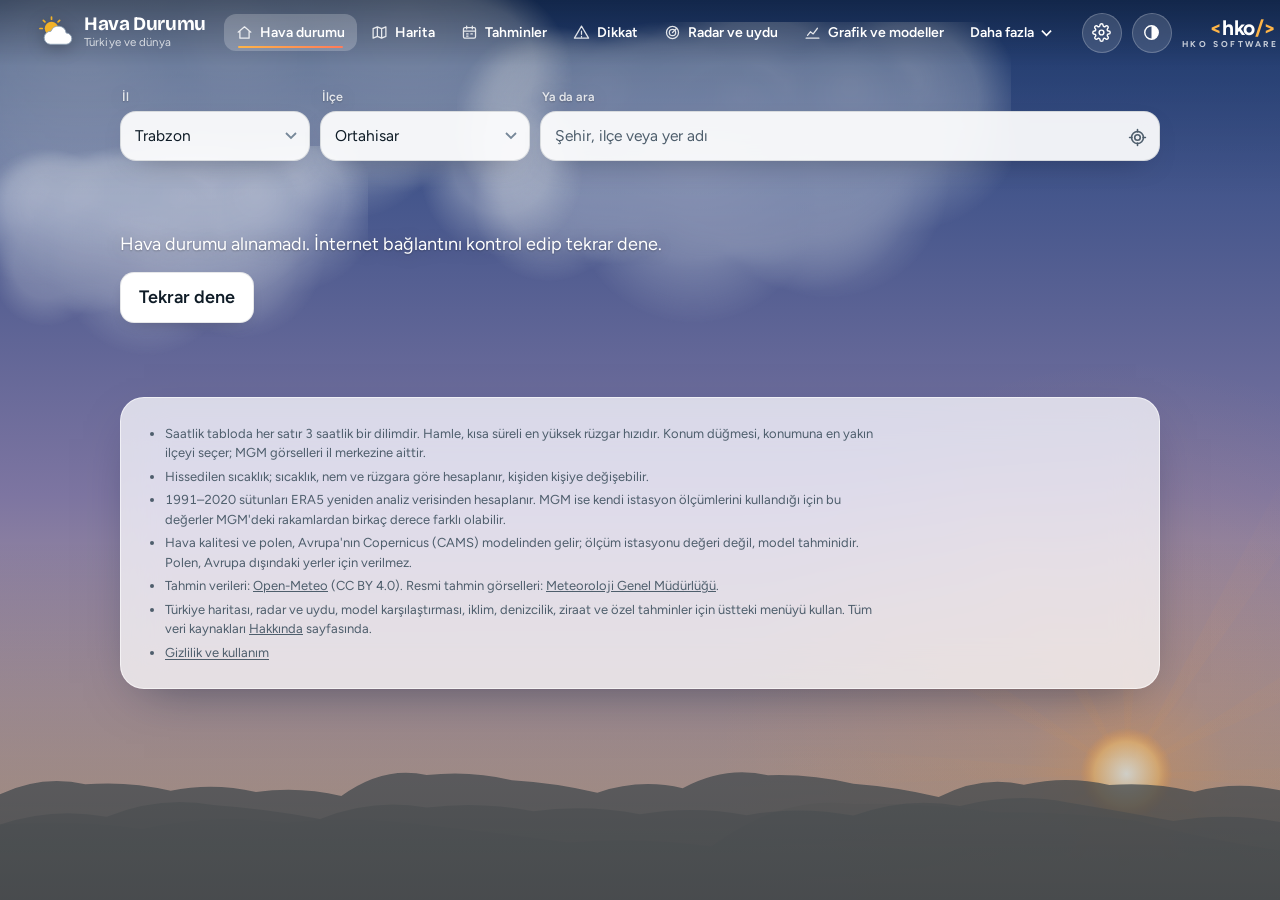
<file: index.html>
<!doctype html>
<html lang="tr">
<head>
<meta charset="utf-8">
<meta name="viewport" content="width=device-width, initial-scale=1, viewport-fit=cover">
<title>Hava Durumu</title>
<link rel="icon" type="image/png" sizes="32x32" href="[data-uri]">
<link rel="apple-touch-icon" href="[data-uri]">
<meta name="theme-color" content="#11141A">
<link rel="manifest" href="manifest.webmanifest">
<meta name="apple-mobile-web-app-title" content="Hava Durumu">
<meta name="mobile-web-app-capable" content="yes">
<meta name="apple-mobile-web-app-capable" content="yes">
<script>
  // Seçilen tema (Sistem / Açık / Koyu) sayfa çizilmeden uygulanır, ekran bir an yanıp sönmesin
  try { const t = JSON.parse(localStorage.getItem('hava.tema')); if (t === 'light' || t === 'dark') document.documentElement.dataset.theme = t; } catch (e) {}
</script>
<meta name="description" content="81 il ve 973 ilçe için anlık hava, saatlik ve 14 güne kadar tahmin, Türkiye haritası, radar ve uydu, model karşılaştırması, iklim, denizcilik, ziraat, hava kalitesi ve polen.">
<link rel="stylesheet" href="assets/site.css">
</head>
<body>

<main>
  <div class="skyarea"><div class="wrap">
    <div class="top">
    <div class="pick">
      <div class="field f-il"><label for="il">İl</label><select id="il"></select></div>
      <div class="field f-ilce"><label for="ilce">İlçe</label><select id="ilce"></select></div>
      <div class="field search" role="search">
        <label for="q">Ya da ara</label>
        <input id="q" type="search" placeholder="Şehir, ilçe veya yer adı" autocomplete="off" enterkeyhint="search" aria-controls="results">
        <button class="locate" id="locate" type="button" title="Konumumu kullan" aria-label="Konumumu kullan">
          <svg viewBox="0 0 24 24" fill="none" stroke="currentColor" stroke-width="2" stroke-linecap="round" aria-hidden="true"><circle cx="12" cy="12" r="3.5"/><path d="M12 2v3M12 19v3M2 12h3M19 12h3"/><circle cx="12" cy="12" r="7.5"/></svg>
        </button>
        <ul class="results" id="results" hidden></ul>
      </div>
    </div>
      <div class="favs" id="favs" hidden aria-label="Favori yerler"></div>
    </div>
    <div id="hero"></div>
  </div></div>
  <div class="sheet"><div class="wrap">
    <div id="details"></div>
    <footer class="notes">
    <ul>
      <li>Saatlik tabloda her satır 3 saatlik bir dilimdir. Hamle, kısa süreli en yüksek rüzgar hızıdır. Konum düğmesi, konumuna en yakın ilçeyi seçer; MGM görselleri il merkezine aittir.</li>
      <li>Hissedilen sıcaklık; sıcaklık, nem ve rüzgara göre hesaplanır, kişiden kişiye değişebilir.</li>
      <li>1991–2020 sütunları ERA5 yeniden analiz verisinden hesaplanır. MGM ise kendi istasyon ölçümlerini kullandığı için bu değerler MGM'deki rakamlardan birkaç derece farklı olabilir.</li>
      <li>Hava kalitesi ve polen, Avrupa'nın Copernicus (CAMS) modelinden gelir; ölçüm istasyonu değeri değil, model tahminidir. Polen, Avrupa dışındaki yerler için verilmez.</li>
      <li>Tahmin verileri: <a href="https://open-meteo.com/" target="_blank" rel="noopener">Open-Meteo</a> (CC BY 4.0). Resmi tahmin görselleri: <a href="https://www.mgm.gov.tr/" target="_blank" rel="noopener">Meteoroloji Genel Müdürlüğü</a>.</li>
      <li>Türkiye haritası, radar ve uydu, model karşılaştırması, iklim, denizcilik, ziraat ve özel tahminler için üstteki menüyü kullan. Tüm veri kaynakları <a href="hakkinda.html#kaynaklar">Hakkında</a> sayfasında.</li>
      <li><button type="button" class="legal-btn" data-legal>Gizlilik ve kullanım</button></li>
    </ul>
    </footer>
  </div></div>
</main>

<dialog class="legal" id="legal" aria-labelledby="legal-h">
  <div class="in">
  <button class="close" type="button" id="legal-x" aria-label="Kapat">✕</button>
  <h2 id="legal-h">Gizlilik ve kullanım</h2>
  <p class="muted">Son güncelleme: Ekim 2026</p>
  <h3>Çerezler ve takip</h3>
  <p>Bu site çerez kullanmaz. Reklam, ziyaretçi sayacı veya analiz aracı yoktur; kimliğiniz tespit edilmez.</p>
  <h3>Cihazınızda saklananlar</h3>
  <ul>
    <li>Son baktığınız yer ve 1991–2020 karşılaştırma verisi, sayfa her açılışta yeniden indirilmesin diye yalnızca kendi tarayıcınızın yerel depolamasında tutulur. Bu bilgiler HKO Software'e gönderilmez.</li>
    <li>Favori yerleriniz, tema seçiminiz ve internet yokken gösterilmek üzere son alınan tahmin de aynı şekilde yalnızca tarayıcınızda saklanır.</li>
    <li>Siteyi uygulama olarak kullanabilmeniz için sayfa dosyaları (sayfa, yazı tipleri, simgeler) tarayıcınızın önbelleğine kaydedilir. Hava verisi bu önbelleğe alınmaz.</li>
    <li>"Paylaş" düğmesi yalnızca sizin seçtiğiniz uygulamaya, seçili yerin adını ve sayfa bağlantısını iletir; bu sitenin bir paylaşım kaydı yoktur.</li>
    <li>"Konumumu kullan" düğmesine basarsanız konumunuz yaklaşık 1 km hassasiyete yuvarlanarak kullanılır ve saklanır. Konum izni yalnızca bu düğmeye bastığınızda istenir.</li>
    <li>Bu bilgileri tarayıcı verilerini temizleyerek silebilirsiniz.</li>
  </ul>
  <h3>Dış bağlantılar</h3>
  <ul>
    <li><a href="https://open-meteo.com/" target="_blank" rel="noopener">Open-Meteo</a>: Hava verisi, hava kalitesi ve polen için seçilen yerin koordinatları gönderilir (<a href="https://open-meteo.com/en/terms#privacy" target="_blank" rel="noopener">gizlilik</a>).</li>
    <li><a href="https://www.mgm.gov.tr/" target="_blank" rel="noopener">Meteoroloji Genel Müdürlüğü</a>: Resmi tahmin görselleri doğrudan MGM'den yüklenir.</li>
    <li>Site <a href="https://pages.github.com/" target="_blank" rel="noopener">GitHub Pages</a> üzerinde barındırılır. GitHub, sayfayı sunarken IP adresini teknik kayıtlarında işleyebilir (<a href="https://docs.github.com/tr/site-policy/privacy-policies/github-general-privacy-statement" target="_blank" rel="noopener">GitHub Gizlilik Bildirimi</a>).</li><li>Yazı tipleri sitenin içinden yüklenir; Google gibi üçüncü taraflara yazı tipi isteği gönderilmez.</li>
  </ul>
  <p class="muted">Bu servisler, bağlantı sırasında tarayıcınızın IP adresini görebilir.</p>
  <h3>Sorumluluk</h3>
  <p>Tahminler, Open-Meteo'nun sayısal hava tahmini modellerinden alınır ve yaklaşık değerlerdir; resmi tahmin değildir. Can ve mal güvenliğini ilgilendiren durumlarda Meteoroloji Genel Müdürlüğü'nün resmi tahmin ve uyarılarını takip edin. Site "olduğu gibi" sunulur.</p>
  <h3>Kaynaklar ve lisanslar</h3>
  <ul>
    <li>Hava ve geçmiş yıllar verisi: Open-Meteo (CC BY 4.0), ECMWF ERA5 dahil.</li>
    <li>Hava kalitesi ve polen: Open-Meteo Air Quality; Copernicus Atmosfer İzleme Servisi (CAMS) bilgileri kullanılarak üretilmiştir.</li>
    <li>Ay evresi, ay doğuşu ve batışı tarayıcıda gök mekaniği formülleriyle hesaplanır; birkaç dakikalık fark olabilir.</li>
    <li>Yer adları ve koordinatlar: Open-Meteo Geocoding, GeoNames (CC BY 4.0).</li>
    <li>Resmi tahmin görselleri: Meteoroloji Genel Müdürlüğü; değiştirilmeden gösterilir.</li>
    <li>Kaynak kodu MIT lisanslıdır. Yazı tipleri (Figtree, Bricolage Grotesque) SIL Open Font License 1.1 ile kullanılır.</li>
  </ul>
  <p>Soru, hata bildirimi veya silme talepleri için: <a href="https://github.com/nihathko/hava-durumu/issues" target="_blank" rel="noopener">GitHub üzerinden bize yazın</a>.</p>
  </div>
</dialog>
<script>
(() => {
  const d = document.getElementById('legal');
  document.querySelectorAll('[data-legal]').forEach(b => b.addEventListener('click', () => d.showModal()));
  document.getElementById('legal-x').addEventListener('click', () => d.close());
  d.addEventListener('click', e => { if (e.target === d) d.close(); });
})();
</script>

<script src="assets/gokyuzu.js"></script>
<script src="assets/ililce.js"></script>
<script src="assets/ortak.js"></script>
<script src="assets/ana-ek.js"></script>
<script>
(() => {
  'use strict';
  // ---------- İl / ilçe ----------
  const ilSel = $('il'), ilceSel = $('ilce');
  ilSel.innerHTML = '<option value="" hidden>Seçilmedi</option>' + IL.map((x, i) => `<option value="${i}">${esc(x.ad)}</option>`).join('');
  // 51 ilde "Merkez" adında gerçek bir ilçe var; o illerde ayrıca "İl merkezi" seçeneği eklenmez (iki kez görünmesin).
  // Büyükşehirlerde merkez ilçe olmadığı için listenin başına "İl merkezi" eklenir.
  const merkezOf = il => il.ilceler.findIndex(x => x[0] === 'Merkez');
  function fillIlce(i, pick) {
    const il = IL[i], mk = merkezOf(il);
    const list = il.ilceler.map((x, j) => [x, j]).filter(([, j]) => j !== mk).sort((a, b) => trSort(a[0][0], b[0][0]));
    const first = mk >= 0 ? `<option value="${mk}">Merkez</option>` : '<option value="-1">İl merkezi</option>';
    ilceSel.innerHTML = first + list.map(([x, j]) => `<option value="${j}">${esc(x[0])}</option>`).join('');
    ilceSel.value = pick == null || pick < 0 ? (mk >= 0 ? String(mk) : '-1') : String(pick);
  }
  function placeFromSelect() {
    const il = IL[+ilSel.value], j = +ilceSel.value, x = il.ilceler[j];
    if (j < 0 || !x || x[1] == null) return { name: il.ad, sub: 'İl merkezi, Türkiye', lat: il.lat, lon: il.lon, il: il.ad, ilce: null };
    if (x[0] === 'Merkez') return { name: il.ad, sub: 'Merkez ilçe, Türkiye', lat: x[1], lon: x[2], il: il.ad, ilce: x[0] };
    return { name: x[0], sub: il.ad + ', Türkiye', lat: x[1], lon: x[2], il: il.ad, ilce: x[0] };
  }
  function syncSelects(p) {
    const i = IL.findIndex(x => x.ad === p.il);
    if (i < 0) return;
    ilSel.value = String(i);
    fillIlce(i, p.ilce ? IL[i].ilceler.findIndex(x => x[0] === p.ilce) : -1);
  }
  ilSel.addEventListener('change', () => { fillIlce(+ilSel.value); load(placeFromSelect()); });
  ilceSel.addEventListener('change', () => load(placeFromSelect()));

  // ---------- Veri ----------
  async function getForecast(p) {
    const u = new URL('https://api.open-meteo.com/v1/forecast');
    u.search = new URLSearchParams({
      latitude: p.lat, longitude: p.lon, timezone: 'auto', forecast_days: 16, wind_speed_unit: 'kmh',
      current: 'temperature_2m,apparent_temperature,relative_humidity_2m,is_day,weather_code,wind_speed_10m,wind_direction_10m,wind_gusts_10m,pressure_msl,surface_pressure,precipitation',
      hourly: 'temperature_2m,apparent_temperature,relative_humidity_2m,weather_code,wind_speed_10m,wind_direction_10m,wind_gusts_10m,precipitation_probability,precipitation,is_day,pressure_msl,dew_point_2m,cloud_cover,visibility,uv_index,cape',
      daily: 'weather_code,temperature_2m_max,temperature_2m_min,relative_humidity_2m_min,relative_humidity_2m_max,wind_speed_10m_mean,wind_direction_10m_dominant,precipitation_probability_max,precipitation_sum,sunrise,sunset,daylight_duration,uv_index_max,sunshine_duration,precipitation_hours'
    });
    const r = await fetch(u);
    if (!r.ok) throw new Error('forecast ' + r.status);
    return r.json();
  }
  // Hava kalitesi (Avrupa hava kalitesi endeksi, PM2,5, PM10) ve bugünkü polen değerleri (CAMS)
  async function getAir(p) {
    const u = new URL('https://air-quality-api.open-meteo.com/v1/air-quality');
    u.search = new URLSearchParams({
      latitude: p.lat, longitude: p.lon, timezone: 'auto', forecast_days: 1,
      current: 'european_aqi,pm2_5,pm10,ozone,nitrogen_dioxide,sulphur_dioxide,carbon_monoxide',
      hourly: 'alder_pollen,birch_pollen,olive_pollen,grass_pollen,mugwort_pollen,ragweed_pollen'
    });
    const r = await fetch(u);
    if (!r.ok) throw new Error('air ' + r.status);
    return r.json();
  }
  // 1991–2020 günlük en düşük / en yüksek (ERA5). Konum başına bir kez indirilir ve tarayıcıda saklanır.
  // ERA5 verisi ~25 km'lik (0,25°) ızgarada; konumu bu ızgaraya yuvarlamak sonucu değiştirmez,
  // yakın ilçelerin aynı veriyi paylaşmasını sağlar ve istek sayısını azaltır.
  const grid = v => (Math.round(v * 4) / 4).toFixed(2);
  async function getClimate(p) {
    const glat = grid(+p.lat), glon = grid(+p.lon);
    const key = `hava.iklim3.${glat},${glon}`;
    const cached = store.get(key, null);
    if (cached) return cached;
    const u = new URL('https://archive-api.open-meteo.com/v1/archive');
    u.search = new URLSearchParams({ latitude: glat, longitude: glon, start_date: '1991-01-01', end_date: '2020-12-31', daily: 'temperature_2m_max,temperature_2m_min', timezone: 'auto' });
    const r = await fetch(u);
    if (!r.ok) throw new Error('archive ' + r.status);
    const D = (await r.json()).daily, by = {};
    D.time.forEach((t, i) => {
      const mx = D.temperature_2m_max[i], mn = D.temperature_2m_min[i];
      if (mx == null || mn == null) return;
      const md = t.slice(5), y = +t.slice(0, 4);
      const o = by[md] || (by[md] = { hi: -99, hiY: 0, lo: 99, loY: 0, sMin: 0, sMax: 0, n: 0 });
      if (mx > o.hi) { o.hi = mx; o.hiY = y; }
      if (mn < o.lo) { o.lo = mn; o.loY = y; }
      o.sMin += mn; o.sMax += mx; o.n++;
    });
    // [uç en düşük, yılı, uç en yüksek, yılı, ortalama en düşük, ortalama en yüksek] — MGM'deki sütunlarla aynı
    const r1 = v => Math.round(v * 10) / 10, out = {};
    for (const [md, o] of Object.entries(by)) out[md] = [r1(o.lo), o.loY, r1(o.hi), o.hiY, r1(o.sMin / o.n), r1(o.sMax / o.n)];
    store.set(key, out);
    return out;
  }

  // ---------- Çizim ----------
  const view = $('hero'), details = $('details');
  let current = store.get('hava.yer', null), lastData = null, loadSeq = 0, fetchedAt = '';

  function showState(msg, retry) {
    details.innerHTML = '';
    view.innerHTML = `<div class="now state"><p>${esc(msg)}</p>${retry ? '<button class="btn" type="button" id="retry">Tekrar dene</button>' : ''}</div>`;
    if (retry) $('retry').onclick = () => load(current);
  }

  // MGM gibi: dilimin hadisesi, geçmiş 3 saatteki HÂKİM (en çok görülen) hava durumudur.
  // Eşitlikte daha belirgin olan seçilir (gök gürültüsü > kar > yağmur > çisenti > sis > bulut > açık).
  const SEV = { clear: 0, partly: 1, cloud: 2, fog: 3, drizzle: 4, rain: 5, snow: 6, thunder: 7 };
  function dominant(codes) {
    const c = codes.filter(x => x != null), count = {};
    c.forEach(x => { const k = cond(x)[1]; count[k] = (count[k] || 0) + 1; });
    const kind = Object.keys(count).sort((a, b) => count[b] - count[a] || SEV[b] - SEV[a])[0];
    return Math.max(...c.filter(x => cond(x)[1] === kind));
  }
  const pct = v => (v == null ? '–' : '%' + n0(v));
  const maxOf = a => { const v = a.filter(x => x != null); return v.length ? Math.max(...v) : null; };
  const hh24 = iso => (iso.slice(11, 16) === '00:00' ? '24:00' : iso.slice(11, 16)); // MGM: gece yarısı 24.00
  const dec1 = v => (v == null ? '–' : (Math.round(v * 10) / 10).toFixed(1).replace('.', ',').replace(',0', '') + '°');

  // MGM'deki gibi 3 saatlik dilimler: şu anki dilim + 8 dilim (27 saat).
  // Satır "21:00–24:00" ise: hadise 21–24 arasının hâkim havası, hamle bu aralığın en yüksek değeri;
  // sıcaklık, hissedilen, nem ve rüzgar ise dilimin bittiği saatte (24:00) beklenen değerlerdir.
  function hourlyRows(d) {
    const H = d.hourly, nowH = +d.current.time.slice(11, 13), today = ymd(d.current.time);
    const startHour = String(Math.floor(nowH / 3) * 3).padStart(2, '0');
    let s = H.time.findIndex(t => t === `${today}T${startHour}:00`);
    if (s < 0) s = 0;
    let out = '', prevDay = '';
    for (let k = 0; k < 9; k++) {
      const b = s + k * 3, e = b + 3;
      if (e >= H.time.length) break;
      const per = [b + 1, b + 2, e], day = ymd(H.time[b]);
      if (day !== prevDay) {
        out += `<tr class="dayrow"><td class="l" colspan="9">${esc(fmtWeek(day))}, ${esc(fmtDay(day))}</td></tr>`;
        prevDay = day;
      }
      const code = dominant(per.map(i => H.weather_code[i]));
      const pr = maxOf(per.map(i => H.precipitation_probability[i]));
      out += `<tr${k === 0 ? ' class="cur"' : ''}>
        <td class="l day1">${hh24(H.time[b])}–${hh24(H.time[e])}${k === 0 ? '<small>Şu anki dilim</small>' : ''}</td>
        <td class="l ev"><span>${icon(code, H.is_day[b + 2])}${esc(cond(code)[0])}</span></td>
        <td>${deg(H.temperature_2m[e])}</td>
        <td>${deg(H.apparent_temperature[e])}</td>
        <td>${pct(H.relative_humidity_2m[e])}</td>
        <td>${pr >= 10 ? '%' + pr : '–'}</td>
        <td>${wind(H.wind_direction_10m[e])}</td>
        <td>${rz(H.wind_speed_10m[e])}</td>
        <td>${rz(maxOf(per.map(i => H.wind_gusts_10m[i])))}</td>
      </tr>`;
    }
    return out;
  }

  // MGM gibi 5 gün yarından başlar (bugün üstteki anlık durum bölümünde); istenirse 14 güne kadar uzar
  let allDays = false;
  const dayCount = d => (allDays ? Math.min(14, d.daily.time.length - 1) : 5);
  function dailyRows(d, clim) {
    const D = d.daily;
    return D.time.slice(1, 1 + dayCount(d)).map((t, j) => {
      const i = j + 1, c = clim && clim[t.slice(5)];
      const past = c
        ? `<td class="past"><span class="c-lo">${dec1(c[0])}</span><em>${c[1]}</em></td><td class="past"><span class="c-hi">${dec1(c[2])}</span><em>${c[3]}</em></td><td class="past">${dec1(c[4])}</td><td class="past">${dec1(c[5])}</td>`
        : `<td class="past" colspan="4">${clim === false ? 'Şu an alınamadı, birazdan yeniden denenecek' : 'Yükleniyor…'}</td>`;
      const pr = D.precipitation_probability_max[i];
      return `<tr>
        <td class="l day1">${i === 1 ? 'Yarın' : esc(fmtWeek(t))}<small>${esc(fmtDay(t))}</small></td>
        <td class="l ev"><span>${icon(D.weather_code[i], 1)}${esc(cond(D.weather_code[i])[0])}</span></td>
        <td><span class="c-lo">${deg(D.temperature_2m_min[i])}</span></td>
        <td><span class="c-hi">${deg(D.temperature_2m_max[i])}</span></td>
        <td>${pct(D.relative_humidity_2m_min[i])}</td>
        <td>${pct(D.relative_humidity_2m_max[i])}</td>
        <td>${wind(D.wind_direction_10m_dominant[i])}</td>
        <td>${rz(D.wind_speed_10m_mean[i])}</td>
        <td>${pr >= 10 ? '%' + pr : '–'}</td>
        ${past}
      </tr>`;
    }).join('');
  }

  // ---------- Tek cümlelik özet ----------
  const WET = ['drizzle', 'rain', 'snow', 'thunder'];
  const nowIndex = d => { const i = d.hourly.time.indexOf(d.current.time.slice(0, 13) + ':00'); return i < 0 ? 0 : i; };
  const lower = s => s.toLocaleLowerCase('tr');
  function summary(d) {
    const H = d.hourly, C = d.current, D = d.daily, i0 = nowIndex(d), today = ymd(C.time), out = [];
    const end = Math.min(H.time.length - 1, i0 + 12);
    const at = j => (ymd(H.time[j]) === today ? 'Saat ' : 'Yarın ') + hhmm(H.time[j]);
    const wetH = j => WET.includes(cond(H.weather_code[j])[1]) || (H.precipitation_probability[j] ?? 0) >= 50;
    let j = i0 + 1;
    if (WET.includes(cond(C.weather_code)[1])) {
      while (j <= end && wetH(j)) j++;
      out.push(j <= end ? `${at(j)} civarı yağışın dinmesi bekleniyor.` : 'Yağışın önümüzdeki saatlerde de sürmesi bekleniyor.');
    } else {
      while (j <= end && !wetH(j)) j++;
      const k = j <= end ? cond(H.weather_code[j])[1] : null;
      out.push(!k ? 'Önümüzdeki 12 saatte yağış beklenmiyor.'
        : k === 'snow' ? `${at(j)} civarı kar yağışı bekleniyor.`
        : k === 'thunder' ? `${at(j)} civarı gök gürültülü sağanak bekleniyor, dikkatli ol.`
        : `${at(j)} civarı yağmur bekleniyor, şemsiyeni yanına al.`);
    }
    const gust = maxOf(H.wind_gusts_10m.slice(i0, end + 1));
    if (gust >= 50) out.push(`Rüzgar kuvvetli; hamleler ${rz(gust)} ${RZ()} hıza ulaşabilir.`);
    if (C.is_day && D.uv_index_max[0] >= 6 && +C.time.slice(11, 13) < 16) out.push(`UV endeksi yüksek (${n0(D.uv_index_max[0])}), öğle saatlerinde güneşten korun.`);
    if (D.time.length > 1) {
      const dt = D.temperature_2m_max[1] - D.temperature_2m_max[0];
      out.push(`Yarın ${lower(cond(D.weather_code[1])[0])}, sıcaklık ${deg(D.temperature_2m_min[1])} ile ${deg(D.temperature_2m_max[1])} arasında${dt >= 4 ? ', bugünden belirgin şekilde sıcak' : dt <= -4 ? ', bugünden belirgin şekilde soğuk' : ''}.`);
    }
    return out;
  }

  // ---------- 48 saatlik grafik ----------
  // Sıcaklık ve yağış ihtimalinin ölçekleri farklı olduğu için tek eksende birleştirilmez:
  // üstte sıcaklık çizgisi, altta yağış ihtimali çubukları, ikisi de aynı saat ekseninde.
  function chartSvg(d) {
    const H = d.hourly, i0 = nowIndex(d), n = Math.min(48, H.time.length - i0), W = 24, L = 10;
    const w = L * 2 + W * n, top = 36, th = 96, by = top + th + 44, bh = 48, h = by + bh + 22;
    const x = k => L + W / 2 + k * W;
    const temps = H.temperature_2m.slice(i0, i0 + n).filter(v => v != null);
    const lo = Math.floor(Math.min(...temps)) - 1, hi = Math.ceil(Math.max(...temps)) + 1;
    const ty = v => top + th - (v - lo) / (hi - lo) * th;
    const bar = (cx, hgt) => { const r = Math.min(3, hgt), a = cx - 9, b = cx + 9, y0 = by + bh, y1 = y0 - hgt;
      return `M${a} ${y0}V${y1 + r}Q${a} ${y1} ${a + r} ${y1}H${b - r}Q${b} ${y1} ${b} ${y1 + r}V${y0}Z`; };
    let g = '', path = '', txt = '', bars = '';
    const firstMid = H.time.slice(i0 + 1, i0 + n).findIndex(t => t.endsWith('T00:00')) + 1;
    if (!firstMid || firstMid > 2) g += `<text class="dl" x="${L}" y="16">Şimdi</text>`;
    for (let k = 0; k < n; k++) {
      const i = i0 + k, t = H.temperature_2m[i], pr = H.precipitation_probability[i] ?? 0;
      if (k && H.time[i].endsWith('T00:00')) {
        const xx = L + k * W;
        g += `<line class="grid" x1="${xx}" y1="4" x2="${xx}" y2="${by + bh}"/><text class="dl" x="${xx + 5}" y="16">${esc(fmtWeek(ymd(H.time[i])))}</text>`;
      }
      if (t != null) path += `${path ? 'L' : 'M'}${x(k)} ${ty(t).toFixed(1)}`;
      if (k % 3 === 0) {
        if (t != null) txt += `<text class="tv" x="${x(k)}" y="${(ty(t) - 9).toFixed(1)}" text-anchor="middle">${deg(t)}</text>`;
        txt += `<text x="${x(k)}" y="${h - 6}" text-anchor="middle">${H.time[i].slice(11, 13)}</text>`;
        if (pr >= 10) txt += `<text x="${x(k)}" y="${(by + bh - pr / 100 * bh - 5).toFixed(1)}" text-anchor="middle">%${pr}</text>`;
      }
      if (pr >= 1) bars += `<path class="bar" d="${bar(x(k), Math.max(1, pr / 100 * bh))}"/>`;
    }
    const anyP = H.precipitation_probability.slice(i0, i0 + n).some(v => (v ?? 0) >= 1);
    if (!anyP) g += `<text x="${L}" y="${by + bh - 10}">Önümüzdeki 48 saatte yağış beklenmiyor</text>`;
    g += `<text x="${L}" y="${by - 6}">Yağış ihtimali</text><line class="grid" x1="${L}" y1="${by + bh}" x2="${w - L}" y2="${by + bh}"/>`;
    const svg = `<svg class="chart" width="${w}" height="${h}" viewBox="0 0 ${w} ${h}" role="img" aria-label="Önümüzdeki 48 saatin sıcaklık ve yağış ihtimali grafiği. Aynı değerler aşağıdaki saatlik tabloda da var.">
      ${g}${bars}<path class="tl" d="${path}"/>
      <line class="hl" x1="0" y1="22" x2="0" y2="${by + bh}" style="display:none"/><circle class="dot" r="4.5" cx="0" cy="0" style="display:none"/>${txt}
    </svg>`;
    return { svg, geo: { i0, n, W, L, w, x, ty } };
  }
  function bindChart(d, geo) {
    const wrap = $('chart'), svg = wrap.querySelector('svg'), tip = $('tip'), hl = svg.querySelector('.hl'), dot = svg.querySelector('.dot'), H = d.hourly;
    const hide = () => { tip.hidden = true; hl.style.display = dot.style.display = 'none'; };
    const show = e => {
      const r = svg.getBoundingClientRect(), k = Math.floor((e.clientX - r.left - geo.L) / geo.W);
      if (k < 0 || k >= geo.n) return hide();
      const i = geo.i0 + k, xx = geo.x(k), t = H.temperature_2m[i], mm = H.precipitation[i];
      hl.setAttribute('x1', xx); hl.setAttribute('x2', xx); hl.style.display = '';
      if (t != null) { dot.setAttribute('cx', xx); dot.setAttribute('cy', geo.ty(t)); dot.style.display = ''; }
      tip.innerHTML = `<b>${esc(fmtWeek(ymd(H.time[i])))} ${hhmm(H.time[i])}</b>${esc(cond(H.weather_code[i])[0])}<br>Sıcaklık <span>${deg(t)}</span><br>Yağış ihtimali <span>%${n0(H.precipitation_probability[i] ?? 0)}</span><br>Yağış miktarı <span>${(mm ?? 0).toFixed(1).replace('.', ',')} mm</span>`;
      tip.hidden = false;
      const tw = tip.offsetWidth;
      tip.style.left = (xx + 14 + tw > geo.w - 4 ? xx - 14 - tw : xx + 14) + 'px';
      tip.style.top = '24px';
    };
    svg.addEventListener('pointermove', show);
    svg.addEventListener('pointerdown', show);
    svg.addEventListener('pointerleave', e => { if (e.pointerType === 'mouse') hide(); });
    wrap.addEventListener('scroll', hide);
  }

  // ---------- Hava kalitesi ve polen ----------
  // Avrupa hava kalitesi endeksi bantları (EEA)
  const AQI = [[20, 'İyi', '#50C878', 'Hava temiz; dışarıda rahatça vakit geçirebilirsin.'], [40, 'Makul', '#B5D33D', 'Hava kalitesi genel olarak kabul edilebilir.'],
    [60, 'Orta', '#F0C419', 'Hassas kişiler dışarıda uzun süre yorucu etkinlikten kaçınmalı.'], [80, 'Kötü', '#F08A24', 'Hassas kişiler dışarıdaki etkinliği azaltmalı.'],
    [100, 'Çok kötü', '#E0453A', 'Herkes dışarıdaki yorucu etkinliği azaltmalı.'], [Infinity, 'Son derece kötü', '#8E3AA8', 'Dışarıda yorucu etkinlikten kaçının.']];
  // Polen sınırları (tane/m³): ağaçlar, çayır otları, yabani otlar
  const POL = [['alder_pollen', 'Kızılağaç', 't'], ['birch_pollen', 'Huş ağacı', 't'], ['olive_pollen', 'Zeytin', 't'], ['grass_pollen', 'Çayır otları', 'g'], ['mugwort_pollen', 'Pelin otu', 'w'], ['ragweed_pollen', 'Ambrosia', 'w']];
  const POL_LIM = { t: [15, 90], g: [20, 50], w: [10, 50] };
  const polLevel = (v, k) => (v < 1 ? ['Yok', '#9AA8B8'] : v < POL_LIM[k][0] ? ['Düşük', '#50C878'] : v <= POL_LIM[k][1] ? ['Orta', '#F0C419'] : ['Yüksek', '#E0453A']);
  const SRC_AIR = '<p class="src">Kaynak: Copernicus CAMS, Open-Meteo üzerinden. Model tahminidir.</p>';
  function fillAir(a) {
    const aq = $('aq'), po = $('pol');
    lastAir = a || null;
    if (lastData && $('sag')) { $('sag').innerHTML = saglikKart(lastData, lastAir); $('etk').innerHTML = etkinlikKart(lastData, lastAir); }
    if (!aq || !po) return;
    if (!a) {
      const msg = '<p class="muted">Şu an alınamadı. Sayfa yenilendiğinde yeniden denenecek.</p>';
      aq.innerHTML = '<h2 id="h-aq">Hava kalitesi</h2>' + msg; po.innerHTML = '<h2 id="h-pol">Polen</h2>' + msg;
      return;
    }
    const v = a.current && a.current.european_aqi;
    if (v == null) aq.innerHTML = '<h2 id="h-aq">Hava kalitesi</h2><p class="muted">Bu yer için hava kalitesi verisi yok.</p>';
    else {
      const [, name, col, tip] = AQI.find(x => v <= x[0]);
      aq.innerHTML = `<h2 id="h-aq">Hava kalitesi</h2>
        <div class="aqi"><div class="n">${n0(v)}</div><div><div class="lv"><i style="background:${col}"></i>${name}</div><p>${tip}</p></div></div>
        <div class="meter" role="img" aria-label="Endeks ${n0(v)}, ${name}"><b style="left:${Math.min(v, 120) / 120 * 100}%"></b></div>
        <dl class="kv"><div><dt>PM2,5 (ince toz)</dt><dd>${n0(a.current.pm2_5)} <small>µg/m³</small></dd></div><div><dt>PM10 (toz)</dt><dd>${n0(a.current.pm10)} <small>µg/m³</small></dd></div>
          <div><dt>Ozon (O₃)</dt><dd>${n0(a.current.ozone)} <small>µg/m³</small></dd></div><div><dt>Azot dioksit (NO₂)</dt><dd>${n0(a.current.nitrogen_dioxide)} <small>µg/m³</small></dd></div>
          <div><dt>Kükürt dioksit (SO₂)</dt><dd>${n0(a.current.sulphur_dioxide)} <small>µg/m³</small></dd></div><div><dt>Karbonmonoksit (CO)</dt><dd>${n0(a.current.carbon_monoxide)} <small>µg/m³</small></dd></div></dl>
        ${SRC_AIR}`;
    }
    const rows = POL.map(([k, name, kind]) => { const m = maxOf((a.hourly && a.hourly[k]) || []); return m == null ? null : [name, polLevel(m, kind)]; }).filter(Boolean);
    po.innerHTML = '<h2 id="h-pol">Polen</h2>' + (rows.length
      ? `<p class="muted">Bugünün en yüksek değerine göre.</p><ul class="pol">${rows.map(([name, [lv, col]]) => `<li><span>${name}</span><span><i style="background:${col}"></i>${lv}</span></li>`).join('')}</ul>${SRC_AIR}`
      : '<p class="muted">Bu bölge için polen verisi yok. Polen tahmini yalnızca Avrupa ve Türkiye için yapılır.</p>');
  }

  // ---------- Güneş ve ay ----------
  const toMin = iso => +iso.slice(11, 13) * 60 + +iso.slice(14, 16);
  const dur = s => { const m = Math.round(s / 60); return `${Math.floor(m / 60)} sa ${m % 60} dk`; };
  function sunArc(d) {
    const D = d.daily, sr = toMin(D.sunrise[0]), ss = toMin(D.sunset[0]), f = (toMin(d.current.time) - sr) / (ss - sr);
    const up = f >= 0 && f <= 1, t = Math.min(1, Math.max(0, f));
    const sx = (80 - 70 * Math.cos(Math.PI * t)).toFixed(1), sy = (82 - 70 * Math.sin(Math.PI * t)).toFixed(1);
    return `<svg width="128" height="80" viewBox="0 0 160 100" role="img" aria-label="Güneşin gökyüzündeki yeri: ${up ? 'gündüz' : 'gece'}">
      <path class="arc-bg" d="M10 82A70 70 0 0 1 150 82"/>${up && t > 0.01 ? `<path class="arc-done" d="M10 82A70 70 0 0 1 ${sx} ${sy}"/>` : ''}
      <line class="hz" x1="2" y1="82" x2="158" y2="82"/>
      <circle cx="${sx}" cy="${sy}" r="8" fill="#F2B227"${up ? '' : ' opacity=".35"'}/>
      <text x="4" y="97" font-size="14" fill="currentColor" opacity=".7" style="font-family: var(--font-ui)">${hhmm(D.sunrise[0])}</text>
      <text x="156" y="97" font-size="14" fill="currentColor" opacity=".7" text-anchor="end" style="font-family: var(--font-ui)">${hhmm(D.sunset[0])}</text>
    </svg>`;
  }
  // Ay konumu: SunCalc kütüphanesindeki düşük hassasiyetli formüller (birkaç dakikalık hata)
  const RAD = Math.PI / 180, OBL = RAD * 23.4397;
  function moonAlt(ms, lat, lon) {
    const dd = ms / 864e5 - 10957.5;
    const Lm = RAD * (218.316 + 13.176396 * dd), M = RAD * (134.963 + 13.064993 * dd), F = RAD * (93.272 + 13.22935 * dd);
    const l = Lm + RAD * 6.289 * Math.sin(M), b = RAD * 5.128 * Math.sin(F);
    const ra = Math.atan2(Math.sin(l) * Math.cos(OBL) - Math.tan(b) * Math.sin(OBL), Math.cos(l));
    const dec = Math.asin(Math.sin(b) * Math.cos(OBL) + Math.cos(b) * Math.sin(OBL) * Math.sin(l));
    const Hh = RAD * (280.16 + 360.9856235 * dd) + RAD * lon - ra, phi = RAD * lat;
    const h = Math.asin(Math.sin(phi) * Math.sin(dec) + Math.cos(phi) * Math.cos(dec) * Math.cos(Hh)), hr = Math.max(h, 0);
    return h + 0.0002967 / Math.tan(hr + 0.00312536 / (hr + 0.08901179)); // kırılma düzeltmesi
  }
  // O yerin bugünkü takvim gününde ayın doğduğu ve battığı saat (10 dakikalık adımlarla taranır)
  function moonTimes(d, lat, lon) {
    const t0 = Date.parse(ymd(d.current.time) + 'T00:00:00Z') - d.utc_offset_seconds * 1000, hc = 0.133 * RAD, step = 6e5;
    let rise = null, set = null, prev = moonAlt(t0, lat, lon) - hc;
    for (let t = t0 + step; t <= t0 + 864e5; t += step) {
      const cur = moonAlt(t, lat, lon) - hc, at = t - step * cur / (cur - prev);
      if (prev < 0 && cur >= 0 && rise == null) rise = at;
      if (prev >= 0 && cur < 0 && set == null) set = at;
      prev = cur;
    }
    const fmt = t => { if (t == null) return 'Bugün yok'; const m = Math.min(1439, Math.round((t - t0) / 6e4)); return `${String(Math.floor(m / 60)).padStart(2, '0')}:${String(m % 60).padStart(2, '0')}`; };
    return [fmt(rise), fmt(set)];
  }
  // Ay evresi: ortalama kavuşum ayı (29,53 gün) ile; aydınlık oran evreden hesaplanır
  function moonPhase(ms) {
    const f = ((((ms / 864e5 + 2440587.5 - 2451550.1) / 29.530588853) % 1) + 1) % 1;
    const name = f < .0339 || f > .9661 ? 'Yeni ay' : f < .2161 ? 'Büyüyen hilal' : f < .2839 ? 'İlk dördün' : f < .4661 ? 'Büyüyen ay'
      : f < .5339 ? 'Dolunay' : f < .7161 ? 'Küçülen ay' : f < .7839 ? 'Son dördün' : 'Küçülen hilal';
    return { f, name, lit: (1 - Math.cos(2 * Math.PI * f)) / 2 };
  }
  function moonSvg(f, south) {
    const R = 30, c = 34, k = Math.cos(2 * Math.PI * f), rx = (R * Math.abs(k)).toFixed(2), wax = f < .5;
    const sweep = wax ? (k > 0 ? 0 : 1) : (k > 0 ? 1 : 0);
    return `<svg width="60" height="60" viewBox="0 0 68 68" aria-hidden="true" style="margin: 0 34px${south ? '; transform: scaleX(-1)' : ''}">
      <circle cx="${c}" cy="${c}" r="${R}" fill="#3A4556"/>
      <path d="M${c} ${c - R}A${R} ${R} 0 0 ${wax ? 1 : 0} ${c} ${c + R}A${rx} ${R} 0 0 ${sweep} ${c} ${c - R}Z" fill="#E9EEF5"/>
    </svg>`;
  }
  function skyCard(d, p) {
    const D = d.daily, dl = D.daylight_duration || [], ph = moonPhase(Date.now()), [mr, ms] = moonTimes(d, +p.lat, +p.lon);
    const diff = dl.length > 1 ? Math.round((dl[1] - dl[0]) / 60) : null;
    return `<section class="card" aria-labelledby="h-gok">
      <h2 id="h-gok">Güneş ve ay</h2>
      <div class="sky">
        ${sunArc(d)}
        <dl>
          <div><dt>Gün doğumu</dt><dd>${hhmm(D.sunrise[0])}</dd></div>
          <div><dt>Gün batımı</dt><dd>${hhmm(D.sunset[0])}</dd></div>
          ${dl[0] != null ? `<div><dt>Gün uzunluğu</dt><dd>${dur(dl[0])}</dd></div>` : ''}
          ${diff != null ? `<div><dt>Yarın</dt><dd>${diff === 0 ? 'aynı' : `${Math.abs(diff)} dk daha ${diff > 0 ? 'uzun' : 'kısa'}`}</dd></div>` : ''}
        </dl>
        ${moonSvg(ph.f, +p.lat < 0)}
        <dl>
          <div><dt>Ay evresi</dt><dd>${ph.name}</dd></div>
          <div><dt>Aydınlık kısım</dt><dd>%${Math.round(ph.lit * 100)}</dd></div>
          <div><dt>Ay doğuşu</dt><dd>${mr}</dd></div>
          <div><dt>Ay batışı</dt><dd>${ms}</dd></div>
        </dl>
      </div>
    </section>`;
  }

  // ---------- Favoriler ----------
  const keyOf = p => (p.il ? `${p.il}|${p.ilce || ''}` : `${(+p.lat).toFixed(2)},${(+p.lon).toFixed(2)}`);
  let favs = store.get('hava.fav', []);
  if (!Array.isArray(favs)) favs = [];
  const isFav = p => favs.some(f => keyOf(f) === keyOf(p));
  function drawFavs() {
    const box = $('favs');
    box.hidden = !favs.length;
    box.innerHTML = '<span class="lbl">Favoriler</span>' + favs.map((f, i) =>
      `<span class="chip${current && keyOf(f) === keyOf(current) ? ' on' : ''}"><button type="button" data-f="${i}">${esc(f.name)}</button><button type="button" class="x" data-fx="${i}" aria-label="${esc(f.name)}: favorilerden çıkar" title="Favorilerden çıkar">✕</button></span>`).join('');
  }
  function updStar() {
    const b = $('fav');
    if (!b || !current) return;
    const on = isFav(current);
    b.setAttribute('aria-pressed', on);
    b.title = on ? 'Favorilerden çıkar' : 'Favorilere ekle';
    b.setAttribute('aria-label', b.title);
  }
  function toggleFav() {
    const p = current;
    if (!p) return;
    if (isFav(p)) favs = favs.filter(f => keyOf(f) !== keyOf(p));
    else if (favs.length >= 8) { toast('En fazla 8 favori ekleyebilirsin. Önce birini çıkar.'); return; }
    else favs.push({ name: p.name, sub: p.sub, lat: p.lat, lon: p.lon, il: p.il, ilce: p.ilce });
    store.set('hava.fav', favs);
    drawFavs(); updStar();
  }
  details.addEventListener('click', e => { const b = e.target.closest('[data-yk]'); if (b && yakin[+b.dataset.yk]) { const y = yakin[+b.dataset.yk]; scrollTo({ top: 0, behavior: 'smooth' }); load({ name: y.name, sub: y.sub, lat: y.lat, lon: y.lon, il: y.il, ilce: y.ilce }); } });
  $('favs').addEventListener('click', e => {
    const a = e.target.closest('[data-f]'), x = e.target.closest('[data-fx]');
    if (a) load(favs[+a.dataset.f]);
    else if (x) { favs.splice(+x.dataset.fx, 1); store.set('hava.fav', favs); drawFavs(); updStar(); }
  });

  // ---------- Paylaş ----------
  // Paylaşılan bağlantı il/ilçe adını taşır; Türkiye dışındaki yerlerde ~1 km'ye yuvarlanmış koordinat
  function linkOf(p) {
    const u = new URL(location.pathname, location.origin);
    if (p.il) { u.searchParams.set('il', p.il); if (p.ilce) u.searchParams.set('ilce', p.ilce); }
    else { u.searchParams.set('lat', (+p.lat).toFixed(2)); u.searchParams.set('lon', (+p.lon).toFixed(2)); u.searchParams.set('ad', p.name); }
    return u.href;
  }
  async function share() {
    const p = current, d = lastData;
    if (!p || !d) return;
    const url = linkOf(p), text = `${p.name}: ${deg(d.current.temperature_2m)}, ${lower(cond(d.current.weather_code)[0])}. ${summary(d)[0]}`;
    if (navigator.share) { try { await navigator.share({ title: `${p.name} hava durumu`, text, url }); } catch (e) {} return; }
    let copied = false;
    try { await navigator.clipboard.writeText(`${text} ${url}`); copied = true; } catch (e) {}
    toast(`${copied ? 'Bağlantı kopyalandı.' : ''} <a href="https://wa.me/?text=${encodeURIComponent(text + ' ' + url)}" target="_blank" rel="noopener">WhatsApp'ta paylaş</a>`);
  }
  function placeFromUrl() {
    const s = new URLSearchParams(location.search), i = IL.findIndex(x => x.ad === s.get('il'));
    if (i >= 0) {
      ilSel.value = String(i);
      fillIlce(i, s.get('ilce') ? IL[i].ilceler.findIndex(x => x[0] === s.get('ilce')) : -1);
      return placeFromSelect();
    }
    const lat = +s.get('lat'), lon = +s.get('lon');
    if (s.get('lat') && s.get('lon') && Math.abs(lat) <= 90 && Math.abs(lon) <= 180)
      return { name: (s.get('ad') || 'Paylaşılan yer').slice(0, 60), sub: 'Paylaşılan konum', lat: +lat.toFixed(2), lon: +lon.toFixed(2), il: null, ilce: null };
    return null;
  }


  function mgmBox(p) {
    if (!p.il) return '';
    const m = encodeURIComponent(mgmCode(p.il));
    return `<section class="sec mgm" id="mgm" aria-labelledby="h-mgm">
      <div class="txt"><h2 id="h-mgm">MGM resmi tahmini</h2><p>${esc(p.il)} için Meteoroloji Genel Müdürlüğü'nün yayınladığı son durum ve 5 günlük tahmin.</p></div>
      <div class="imgs">
        <img src="https://www.mgm.gov.tr/sunum/sondurum-show-2.aspx?m=${m}&rC=111&rZ=fff" width="140" height="100" alt="${esc(p.il)} son durum (MGM)">
        <img src="https://www.mgm.gov.tr/sunum/tahmin-show-2.aspx?m=${m}&basla=1&bitir=5&rC=111&rZ=fff" width="400" height="100" alt="${esc(p.il)} 5 günlük tahmin (MGM)">
      </div>
    </section>`;
  }

  const STAR = '<svg viewBox="0 0 24 24" aria-hidden="true"><path d="M12 3.2l2.7 5.6 6.1.8-4.5 4.2 1.1 6-5.4-2.9-5.4 2.9 1.1-6-4.5-4.2 6.1-.8z" fill="none" stroke="currentColor" stroke-width="1.8" stroke-linejoin="round"/></svg>';
  const SHARE = '<svg viewBox="0 0 24 24" aria-hidden="true" fill="none" stroke="currentColor" stroke-width="1.9" stroke-linecap="round" stroke-linejoin="round"><path d="M12 15V3.5M7.5 8 12 3.5 16.5 8"/><path d="M5 12.5V19a1.5 1.5 0 0 0 1.5 1.5h11A1.5 1.5 0 0 0 19 19v-6.5"/></svg>';
  // Saat saat ve gün gün kaydırmalı kartlar
  function slaytlar(d) {
    const H = d.hourly, D = d.daily, i0 = nowIndex(d);
    const saat = H.time.map((_, i) => i).slice(i0, i0 + 25).map((i, j) => `<li class="slayt-k"><span class="sk-s">${j === 0 ? 'Şimdi' : hhmm(H.time[i])}</span>${icon(H.weather_code[i], H.is_day[i])}<b>${deg(H.temperature_2m[i])}</b><span class="sk-y">${(H.precipitation_probability[i] ?? 0) >= 10 ? '<svg class="damla" viewBox="0 0 10 14" aria-hidden="true"><path d="M5 1C3 5 1 7 1 9.5a4 4 0 0 0 8 0C9 7 7 5 5 1z" fill="currentColor"/></svg>%' + H.precipitation_probability[i] : '&nbsp;'}</span></li>`).join('');
    const gun = D.time.slice(0, 15).map((t, i) => { const lo = minOf(D.temperature_2m_min.slice(0, 15)), hi = maxOf(D.temperature_2m_max.slice(0, 15)), a = (D.temperature_2m_min[i] - lo) / (hi - lo || 1) * 100, b = (D.temperature_2m_max[i] - lo) / (hi - lo || 1) * 100;
      return `<li class="slayt-k gun"><span class="sk-s">${i === 0 ? 'Bugün' : i === 1 ? 'Yarın' : esc(kisaGun(t))}</span>${icon(D.weather_code[i], 1)}<span class="sk-t"><span class="c-lo">${deg(D.temperature_2m_min[i])}</span><i class="sk-bar"><i style="left:${a.toFixed(0)}%;right:${(100 - b).toFixed(0)}%"></i></i><span class="c-hi">${deg(D.temperature_2m_max[i])}</span></span><span class="sk-y">${(D.precipitation_probability_max[i] ?? 0) >= 20 ? '<svg class="damla" viewBox="0 0 10 14" aria-hidden="true"><path d="M5 1C3 5 1 7 1 9.5a4 4 0 0 0 8 0C9 7 7 5 5 1z" fill="currentColor"/></svg>%' + D.precipitation_probability_max[i] + ((D.precipitation_sum[i] ?? 0) >= 0.5 ? ', ' + mm(D.precipitation_sum[i]) + ' mm' : '') : '&nbsp;'}</span>${D.sunshine_duration && D.sunshine_duration[i] != null ? `<span class="sk-g">${dec(D.sunshine_duration[i] / 3600, 0)} sa güneş</span>` : ''}</li>`; }).join('');
    const kap = (id, bas, ic, not = '') => `<section class="sec slayt" aria-labelledby="${id}"><div class="sl-bas"><h2 id="${id}">${bas}</h2><div class="sl-ok"><button class="ic-btn sl-geri" type="button" aria-label="Geri">‹</button><button class="ic-btn sl-ileri" type="button" aria-label="İleri">›</button></div></div>${not ? `<p class="note hafta">${esc(not)}</p>` : ''}<ul class="slayt-iz">${ic}</ul></section>`;
    return kap('h-sl1', 'Saat saat', saat) + kap('h-sl2', '15 gün', gun, haftaOzet(d));
  }
  const HOPARLOR = '<svg viewBox="0 0 24 24" aria-hidden="true" fill="none" stroke="currentColor" stroke-width="1.9" stroke-linecap="round" stroke-linejoin="round"><path d="M4 9.5h3.5L12 5.5v13l-4.5-4H4z"/><path d="M15.5 9a4 4 0 0 1 0 6M18 6.5a7.5 7.5 0 0 1 0 11"/></svg>';
  // Sesli dinle: tarayıcının kendi Türkçe sesiyle özeti okur (internet gerekmez, hiçbir yere veri gönderilmez)
  function sesliOku(d, p) {
    const ss = window.speechSynthesis;
    if (ss.speaking) { ss.cancel(); return; }
    const C = d.current, D = d.daily;
    const metin = `${p.name} için hava durumu. Şu an ${n0(C.temperature_2m)} derece, ${cond(C.weather_code)[0].toLocaleLowerCase('tr')}. Hissedilen ${n0(C.apparent_temperature)} derece. Bugün en düşük ${n0(D.temperature_2m_min[0])}, en yüksek ${n0(D.temperature_2m_max[0])} derece. ${summary(d).join(' ')}`.replace(/(\d+):00/g, '$1');
    const u = new SpeechSynthesisUtterance(metin);
    u.lang = 'tr-TR'; u.rate = 0.95;
    const tr = ss.getVoices().find(v => /^tr/i.test(v.lang));
    if (tr) u.voice = tr;
    ss.speak(u);
  }
  let lastClim = null, staleAt = 0, lastAir = null, yakin = [];
  function render(d, p, clim) {
    const C = d.current, D = d.daily, ch = chartSvg(d), maxDays = Math.min(14, D.time.length - 1);
    yakin = yakinYerler(p);
    view.innerHTML = `
      <section class="now" aria-label="Şu anki hava durumu">
        <div class="head">
          <div><h1>${esc(p.name)}</h1><p class="sub">${p.sub ? esc(p.sub) + '. ' : ''}${esc(longDate(ymd(C.time)))}</p></div>
          <div class="acts">
            <button class="ic-btn" id="fav" type="button" aria-pressed="false">${STAR}</button>
            <button class="ic-btn" id="share" type="button" title="Paylaş" aria-label="Paylaş">${SHARE}</button>
            ${'speechSynthesis' in window ? `<button class="ic-btn" id="sesli" type="button" title="Sesli dinle" aria-label="Hava durumunu sesli dinle">${HOPARLOR}</button>` : ''}
          </div>
        </div>
        ${staleAt ? `<p class="stale" role="status">İnternet bağlantısı yok. ${esc(new Date(staleAt).toLocaleString('tr-TR', { day: 'numeric', month: 'long', hour: '2-digit', minute: '2-digit' }))} tarihinde alınan son veri gösteriliyor.</p>` : ''}
        <div class="main">
          <div class="temp" id="sicaklik" aria-label="Sıcaklık ${deg(C.temperature_2m)}"><span class="sayi">${n0(sicV(C.temperature_2m))}</span><sup>${BIRIM_AD[BIRIM.sic]}</sup></div>
          <div class="cond">
            <div class="ci">${icon(C.weather_code, C.is_day)}<span class="t">${esc(cond(C.weather_code)[0])}</span></div>
            <span class="f">Hissedilen <b>${deg(C.apparent_temperature)}</b></span>
            <span class="f">Bugün en düşük <b>${deg(D.temperature_2m_min[0])}</b>, en yüksek <b>${deg(D.temperature_2m_max[0])}</b></span>
            <span class="f" id="dun" hidden></span>
          </div>
        </div>
        <p class="sum">${esc(summary(d).join(' '))}</p>
        <dl class="stats">
          <div><dt>Nem</dt><dd>%${n0(C.relative_humidity_2m)}</dd></div>
          <div><dt>Rüzgar</dt><dd>${wind(C.wind_direction_10m, C.wind_speed_10m)} <small>${RZ()}, hamle ${rz(C.wind_gusts_10m)}</small></dd></div>
          <div><dt>Yağış, son 1 saat</dt><dd>${(C.precipitation ?? 0).toFixed(1).replace('.', ',')} <small>mm</small></dd></div>
          <div><dt>Bugün yağış ihtimali</dt><dd>%${n0(D.precipitation_probability_max[0])}</dd></div>
          <div><dt>UV endeksi</dt><dd>${n0(D.uv_index_max[0])}</dd></div>
          <div><dt>Aktüel basınç</dt><dd>${bs(C.surface_pressure)} <small>${BS()}</small></dd></div>
        </dl>
        <p class="upd">Veri saati ${hhmm(C.time)}, sayfaya ${fetchedAt} alındı; 15 dakikada bir yenilenir. <button type="button" class="link" id="refresh">Şimdi yenile</button><br>
          Rakım ${n0(d.elevation)} m, ${coord(+p.lat, 'K', 'G')}, ${coord(+p.lon, 'D', 'B')}. Deniz seviyesi basıncı ${bs(C.pressure_msl)} ${BS()}.</p>
      </section>`;
    details.innerHTML = `
      ${slaytlar(d)}
      <section class="sec" aria-labelledby="h-graf">
        <h2 id="h-graf">Önümüzdeki 48 saat</h2>
        <p class="note">Üstte sıcaklık, altta yağış ihtimali. Bir saatin üzerine gel ya da dokun; o saatin ayrıntısı ve yağış miktarı görünür. Grafik yana kaydırılabilir.</p>
        <div class="chart-wrap" id="chart">${ch.svg}<div class="tip" id="tip" hidden></div></div>
      </section>
      <div class="sec band">
        <section class="card" id="aq" aria-labelledby="h-aq"><h2 id="h-aq">Hava kalitesi</h2><p class="muted">Yükleniyor…</p></section>
        <section class="card" id="pol" aria-labelledby="h-pol"><h2 id="h-pol">Polen</h2><p class="muted">Yükleniyor…</p></section>
        ${skyCard(d, p)}
      </div>
      <div class="sec band2">
        <section class="card" id="sag" aria-labelledby="h-sag">${saglikKart(d, lastAir)}</section>
        <section class="card" id="etk" aria-labelledby="h-etk">${etkinlikKart(d, lastAir)}</section>
      </div>
      ${mgmBox(p)}
      ${yakin.length ? `<section class="sec" aria-labelledby="h-yk"><h2 id="h-yk">Yakındaki yerler</h2><div id="yakin">${yakinKart(yakin, null)}</div></section>` : ''}
      <section class="sec" aria-labelledby="h-saat">
        <h2 id="h-saat">Saatlik tahmin</h2>
        <p class="note">3 saatlik dilimler. Beklenen hadise, o 3 saatteki hâkim hava durumudur; hamle, bu sürede beklenen en yüksek rüzgar hızıdır. Sıcaklık, nem ve rüzgar, dilimin bittiği saatte beklenen değerlerdir.</p>
        <div class="tbl-wrap"><table>
          <thead><tr><th class="l">Saat</th><th class="l">Beklenen hadise</th><th>Sıcaklık</th><th>Hissedilen</th><th>Nem</th><th>Yağış<small>ihtimali</small></th><th>Rüzgar<small>yönü</small></th><th>Ort. rüzgar<small>${RZ()}</small></th><th>Maks. rüzgar<small>hamle, ${RZ()}</small></th></tr></thead>
          <tbody>${hourlyRows(d)}</tbody>
        </table></div>
      </section>
      <section class="sec" aria-labelledby="h-gun">
        <h2 id="h-gun">${dayCount(d)} günlük tahmin</h2>
        <p class="note">Gri sütunlar 1991–2020 arasında aynı tarihi gösterir: uç değerler (ve yaşandığı yıl) ile o tarihin ortalama en düşük ve en yüksek sıcaklığı.<span id="far"${allDays ? '' : ' hidden'}> 7. günden sonraki tahminler daha belirsizdir; eğilim olarak değerlendir.</span></p>
        <div class="tbl-wrap"><table>
          <thead><tr class="grp"><th class="l" rowspan="2">Tarih</th><th class="l" rowspan="2">Beklenen hadise</th><th colspan="2">Sıcaklık</th><th colspan="2">Nem</th><th colspan="2">Rüzgar</th><th rowspan="2">Yağış<small>ihtimali</small></th><th colspan="2" class="pg">Uç sıcaklık<small>1991–2020</small></th><th colspan="2" class="pg">Ortalama sıcaklık<small>1991–2020</small></th></tr><tr><th>En düşük</th><th>En yüksek</th><th>En düşük</th><th>En yüksek</th><th>Yön</th><th>Hız<small>ort. ${RZ()}</small></th><th class="pg">En düşük</th><th class="pg">En yüksek</th><th class="pg">En düşük</th><th class="pg">En yüksek</th></tr></thead>
          <tbody id="days">${dailyRows(d, clim)}</tbody>
        </table></div>
        ${maxDays > 5 ? `<button class="btn more" id="more" type="button">${allDays ? '5 güne dön' : `${maxDays} güne kadar göster`}</button>` : ''}
      </section>
      <section class="sec" aria-labelledby="h-guv">
        <h2 id="h-guv">Tahmin güveni ve yağış aralığı</h2>
        <p class="note">ECMWF, ICON ve GFS modellerinin tahmini karşılaştırılır. Modeller birbirine ne kadar yakınsa tahmine o kadar güvenilir. Yağış sütunu, modellerin en az ve en çok beklediği miktardır.</p>
        <div id="guven"><p class="muted">Yükleniyor…</p></div>
      </section>
      <section class="sec" id="atm" aria-labelledby="h-atm">${atmosferKart(d, undefined)}</section>`;
    const mg = $('mgm');
    if (mg) mg.querySelectorAll('img').forEach(im => im.addEventListener('error', () => { mg.hidden = true; }));
    $('refresh').onclick = () => load(current);
    $('fav').onclick = toggleFav;
    $('share').onclick = share;
    if ($('sesli')) $('sesli').onclick = () => sesliOku(d, p);
    const more = $('more');
    if (more) more.onclick = () => {
      allDays = !allDays;
      $('days').innerHTML = dailyRows(d, lastClim);
      $('h-gun').textContent = `${dayCount(d)} günlük tahmin`;
      $('far').hidden = !allDays;
      more.textContent = allDays ? '5 güne dön' : `${maxDays} güne kadar göster`;
    };
    bindChart(d, ch.geo);
    updStar();
    setScene(C.weather_code, C.is_day, { gd: hhmm(D.sunrise[0]), gb: hhmm(D.sunset[0]), saat: hhmm(C.time), ruzgar: C.wind_speed_10m, yon: C.wind_direction_10m });
    sayiSay($('sicaklik'), sicV(C.temperature_2m));
    document.querySelectorAll('.slayt').forEach(slaytKur);
    document.title = `${deg(C.temperature_2m)} ${p.name} · Hava Durumu`;
  }

  async function load(p) {
    const seq = ++loadSeq;
    if (!lastData) showState('Hava durumu yükleniyor…');
    // İnternet yoksa bu yer için en son alınan tahmin gösterilir (uyarıyla)
    let d = null, stale = 0;
    try { d = await getForecast(p); }
    catch (e) { const s = store.get('hava.son', null); if (s && s.k === keyOf(p) && s.d) { d = s.d; stale = s.at; } }
    if (seq !== loadSeq) return;
    if (!d) {
      lastData = null;
      showState('Hava durumu alınamadı. İnternet bağlantını kontrol edip tekrar dene.', true);
      return;
    }
    if (!stale) store.set('hava.son', { k: keyOf(p), at: Date.now(), d });
    current = p; lastData = d; staleAt = stale; lastClim = null; store.set('hava.yer', p);
    fetchedAt = new Date().toLocaleTimeString('tr-TR', { hour: '2-digit', minute: '2-digit' });
    // Bağlantı yokken dakikada bir yeniden dene, varken 15 dakikada bir yenile
    lastLoad = stale ? Date.now() - 14 * 60 * 1000 : Date.now();
    // Türkiye dışındaki bir yer açıldıysa il/ilçe menüleri eski ili göstermesin
    if (p.il) syncSelects(p); else { ilSel.value = ''; ilceSel.innerHTML = '<option value="">—</option>'; }
    try { history.replaceState(null, '', linkOf(p)); } catch (e) {}
    render(d, p, null);
    drawFavs();
    getAir(p).then(a => { if (seq === loadSeq) fillAir(a); }).catch(() => { if (seq === loadSeq) fillAir(null); });
    // Geçmiş yıllar verisi gelmezse (ör. kısa sürede çok istek) 30 ve 90 saniye sonra yeniden dene
    const climate = (tries = 0) => getClimate(p).then(c => { if (seq === loadSeq) { lastClim = c; $('days').innerHTML = dailyRows(d, c); } })
      .catch(() => { if (seq !== loadSeq) return; lastClim = false; $('days').innerHTML = dailyRows(d, false); if (tries < 2) setTimeout(() => { if (seq === loadSeq) climate(tries + 1); }, tries ? 90000 : 30000); });
    climate();
    ekVeri(p).then(e => { if (seq !== loadSeq) return; const t = dunBuSaat(e, d), el = $('dun'); if (el && t) { el.innerHTML = t; el.hidden = false; } if ($('atm')) $('atm').innerHTML = atmosferKart(d, e); })
      .catch(() => { if (seq === loadSeq && $('atm')) $('atm').innerHTML = atmosferKart(d, null); });
    modelVeri(p).then(m => { if (seq === loadSeq && $('guven')) $('guven').innerHTML = guvenTablo(m, d); })
      .catch(() => { if (seq === loadSeq && $('guven')) $('guven').innerHTML = '<p class="muted">Model karşılaştırması şu an alınamadı. Sayfa yenilendiğinde yeniden denenecek.</p>'; });
    if (yakin.length) yakinVeri(yakin).then(v => { if (seq === loadSeq && $('yakin')) $('yakin').innerHTML = yakinKart(yakin, v); }).catch(() => {});
  }

  // ---------- Arama ----------
  const q = $('q'), results = $('results');
  let found = [], sel = -1, timer, ctrl;
  function closeResults() { results.hidden = true; sel = -1; }
  function drawResults() {
    results.innerHTML = found.length
      ? found.map((p, i) => `<li><button type="button" data-i="${i}" class="${i === sel ? 'on' : ''}"><span>${esc(p.name)}</span><span class="s">${esc(p.sub)}</span></button></li>`).join('')
      : '<li class="empty">Sonuç bulunamadı. Yazımı kontrol et.</li>';
    results.hidden = false;
  }
  function choose(i) { const p = found[i]; if (!p) return; closeResults(); q.value = ''; q.blur(); load(p); }
  q.addEventListener('input', () => {
    clearTimeout(timer);
    const v = q.value.trim();
    if (v.length < 2) { closeResults(); return; }
    timer = setTimeout(async () => {
      if (ctrl) ctrl.abort();
      ctrl = new AbortController();
      try { found = await searchPlaces(v, ctrl.signal); sel = found.length ? 0 : -1; drawResults(); }
      catch (e) { if (e.name !== 'AbortError') { found = []; results.innerHTML = '<li class="empty">Arama yapılamadı. Bağlantını kontrol et.</li>'; results.hidden = false; } }
    }, 280);
  });
  q.addEventListener('keydown', e => {
    if (results.hidden) return;
    if ((e.key === 'ArrowDown' || e.key === 'ArrowUp') && found.length) { e.preventDefault(); sel = (sel + (e.key === 'ArrowDown' ? 1 : -1) + found.length) % found.length; drawResults(); }
    else if (e.key === 'Enter') { e.preventDefault(); choose(sel < 0 ? 0 : sel); }
    else if (e.key === 'Escape') closeResults();
  });
  results.addEventListener('click', e => { const b = e.target.closest('button[data-i]'); if (b) choose(+b.dataset.i); });
  document.addEventListener('click', e => { if (!e.target.closest('.search')) closeResults(); });

  // ---------- Konum ----------
  const km = (a, b, c, d) => {
    const r = Math.PI / 180, x = (c - a) * r, y = (d - b) * r;
    const h = Math.sin(x / 2) ** 2 + Math.cos(a * r) * Math.cos(c * r) * Math.sin(y / 2) ** 2;
    return 12742 * Math.asin(Math.sqrt(h));
  };
  // Konuma en yakın ilçe merkezini bul (Türkiye dışındaysa ya da çok uzaksa bulunmaz)
  function nearestIlce(lat, lon) {
    let best = null;
    for (const il of IL) for (const x of il.ilceler) {
      const dist = km(lat, lon, x[1], x[2]);
      if (!best || dist < best.dist) best = { il, x, dist };
    }
    return best && best.dist < 60 ? best : null;
  }
  const locBtn = $('locate');
  locBtn.addEventListener('click', () => {
    if (!navigator.geolocation) { showState('Tarayıcın konum özelliğini desteklemiyor. İl ve ilçeyi listeden seçebilirsin.'); return; }
    locBtn.disabled = true; locBtn.title = 'Konum alınıyor…';
    navigator.geolocation.getCurrentPosition(
      pos => {
        locBtn.disabled = false; locBtn.title = 'Konumumu kullan';
        // En yakın ilçe tam konumla bulunur; kullanılan ve saklanan konum ~1 km'ye yuvarlanır (gizlilik)
        const n = nearestIlce(pos.coords.latitude, pos.coords.longitude);
        const lat = +pos.coords.latitude.toFixed(2), lon = +pos.coords.longitude.toFixed(2);
        if (!n) { load({ name: 'Bulunduğun yer', sub: 'Konumuna göre', lat, lon, il: null, ilce: null }); return; }
        const ilceAd = n.x[0];
        load({ name: ilceAd === 'Merkez' ? n.il.ad : ilceAd, sub: `${ilceAd === 'Merkez' ? 'Merkez ilçe' : n.il.ad}, Türkiye. Konumuna göre`, lat, lon, il: n.il.ad, ilce: ilceAd });
      },
      () => { locBtn.disabled = false; locBtn.title = 'Konumumu kullan'; showState('Konuma izin verilmedi. Tarayıcı ayarlarından konum iznini açabilir ya da il ve ilçeyi listeden seçebilirsin.', true); },
      { enableHighAccuracy: true, timeout: 15000, maximumAge: 0 }
    );
  });

  // Sayfa açık kaldığı sürece 15 dakikada bir, arka plandan dönünce de gerekirse veriyi yenile
  let lastLoad = Date.now();
  const refreshIfOld = () => { if (current && Date.now() - lastLoad > 15 * 60 * 1000) { lastLoad = Date.now(); load(current); } };
  setInterval(() => { if (!document.hidden) refreshIfOld(); }, 60 * 1000);
  document.addEventListener('visibilitychange', () => { if (!document.hidden) refreshIfOld(); });

  // Başlangıç: son bakılan yer, yoksa Trabzon / Ortahisar
  // Paylaşılan bağlantıyla gelindiyse (?il=…&ilce=… ya da ?lat=…&lon=…) o yer açılır
  const fromUrl = placeFromUrl();
  if (fromUrl) current = fromUrl;
  else {
    const tz = Math.max(0, IL.findIndex(x => x.ad === 'Trabzon'));
    ilSel.value = String(tz); fillIlce(tz);
    if (!current) {
      const j = IL[tz].ilceler.findIndex(x => x[0] === 'Ortahisar');
      if (j >= 0) ilceSel.value = String(j);
      current = placeFromSelect();
    }
  }
  drawFavs();
  load(current);

})();
</script>
</body>
</html>
</file>
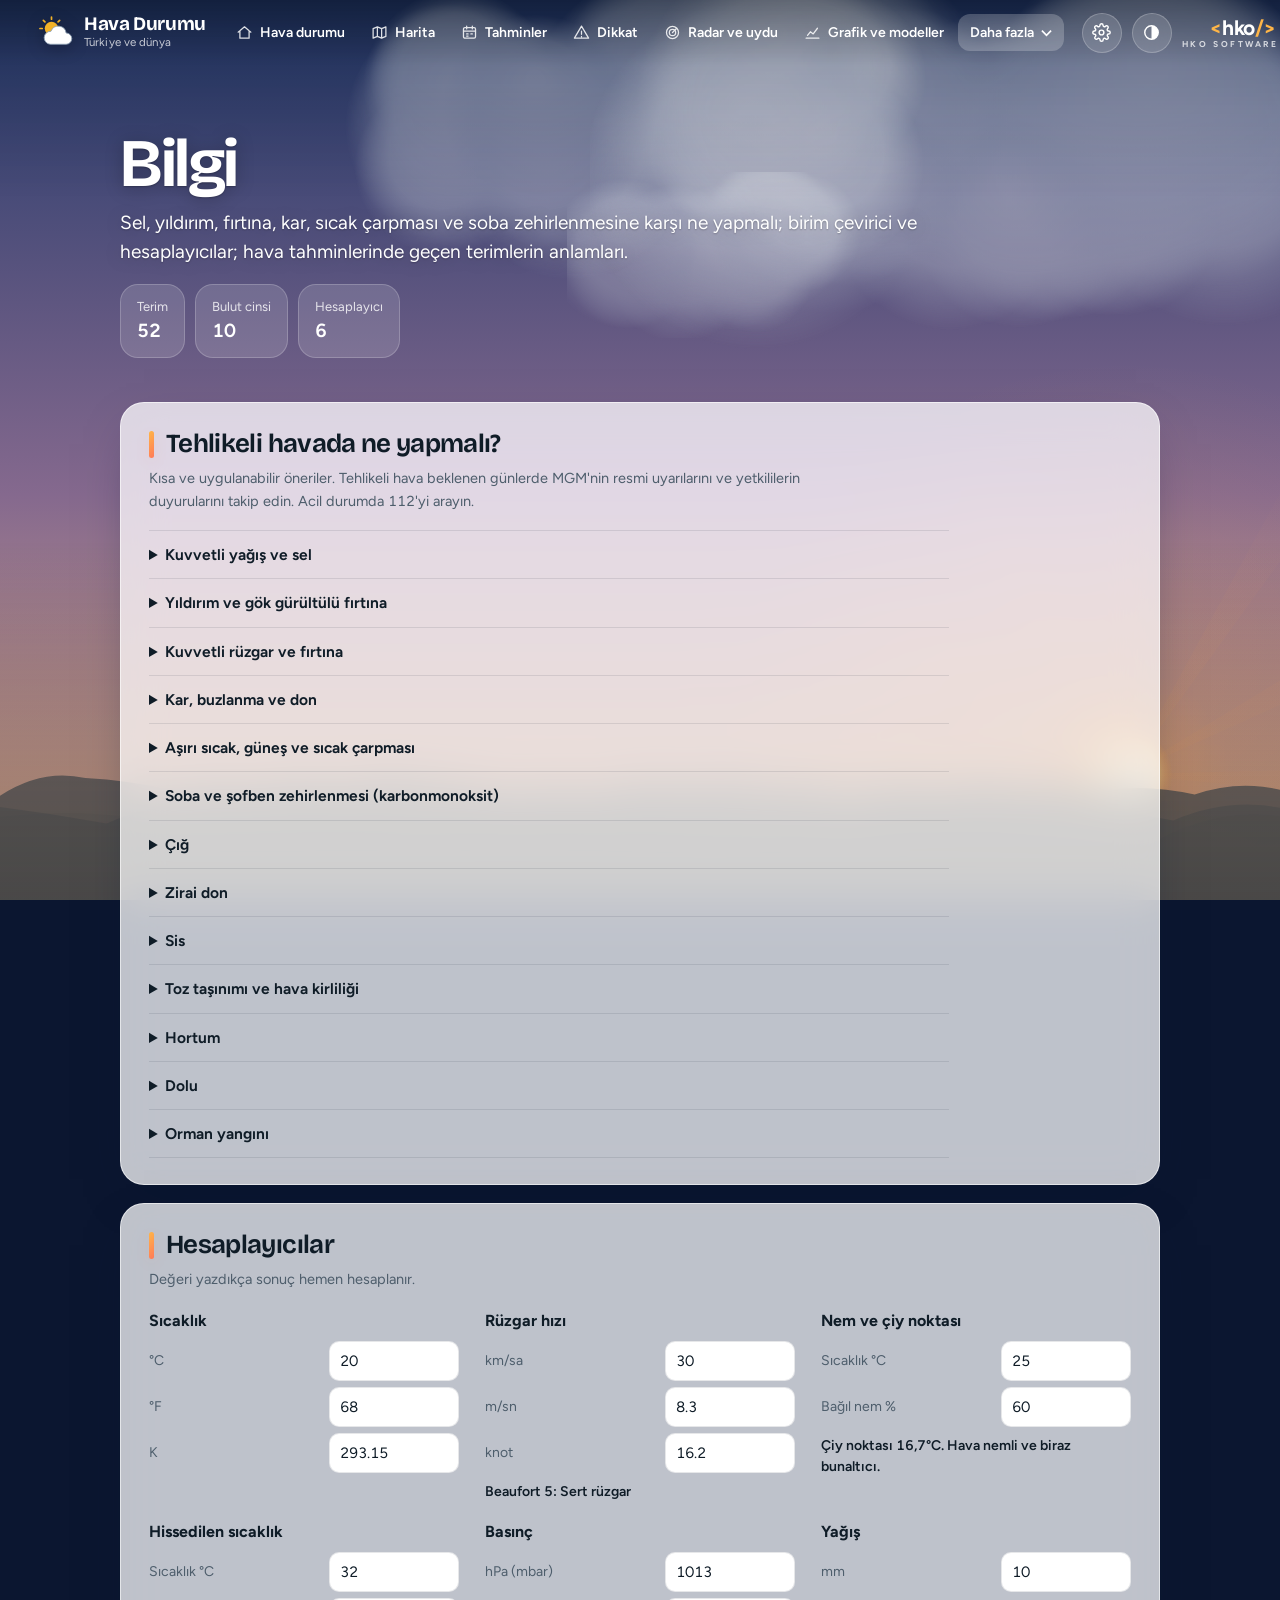
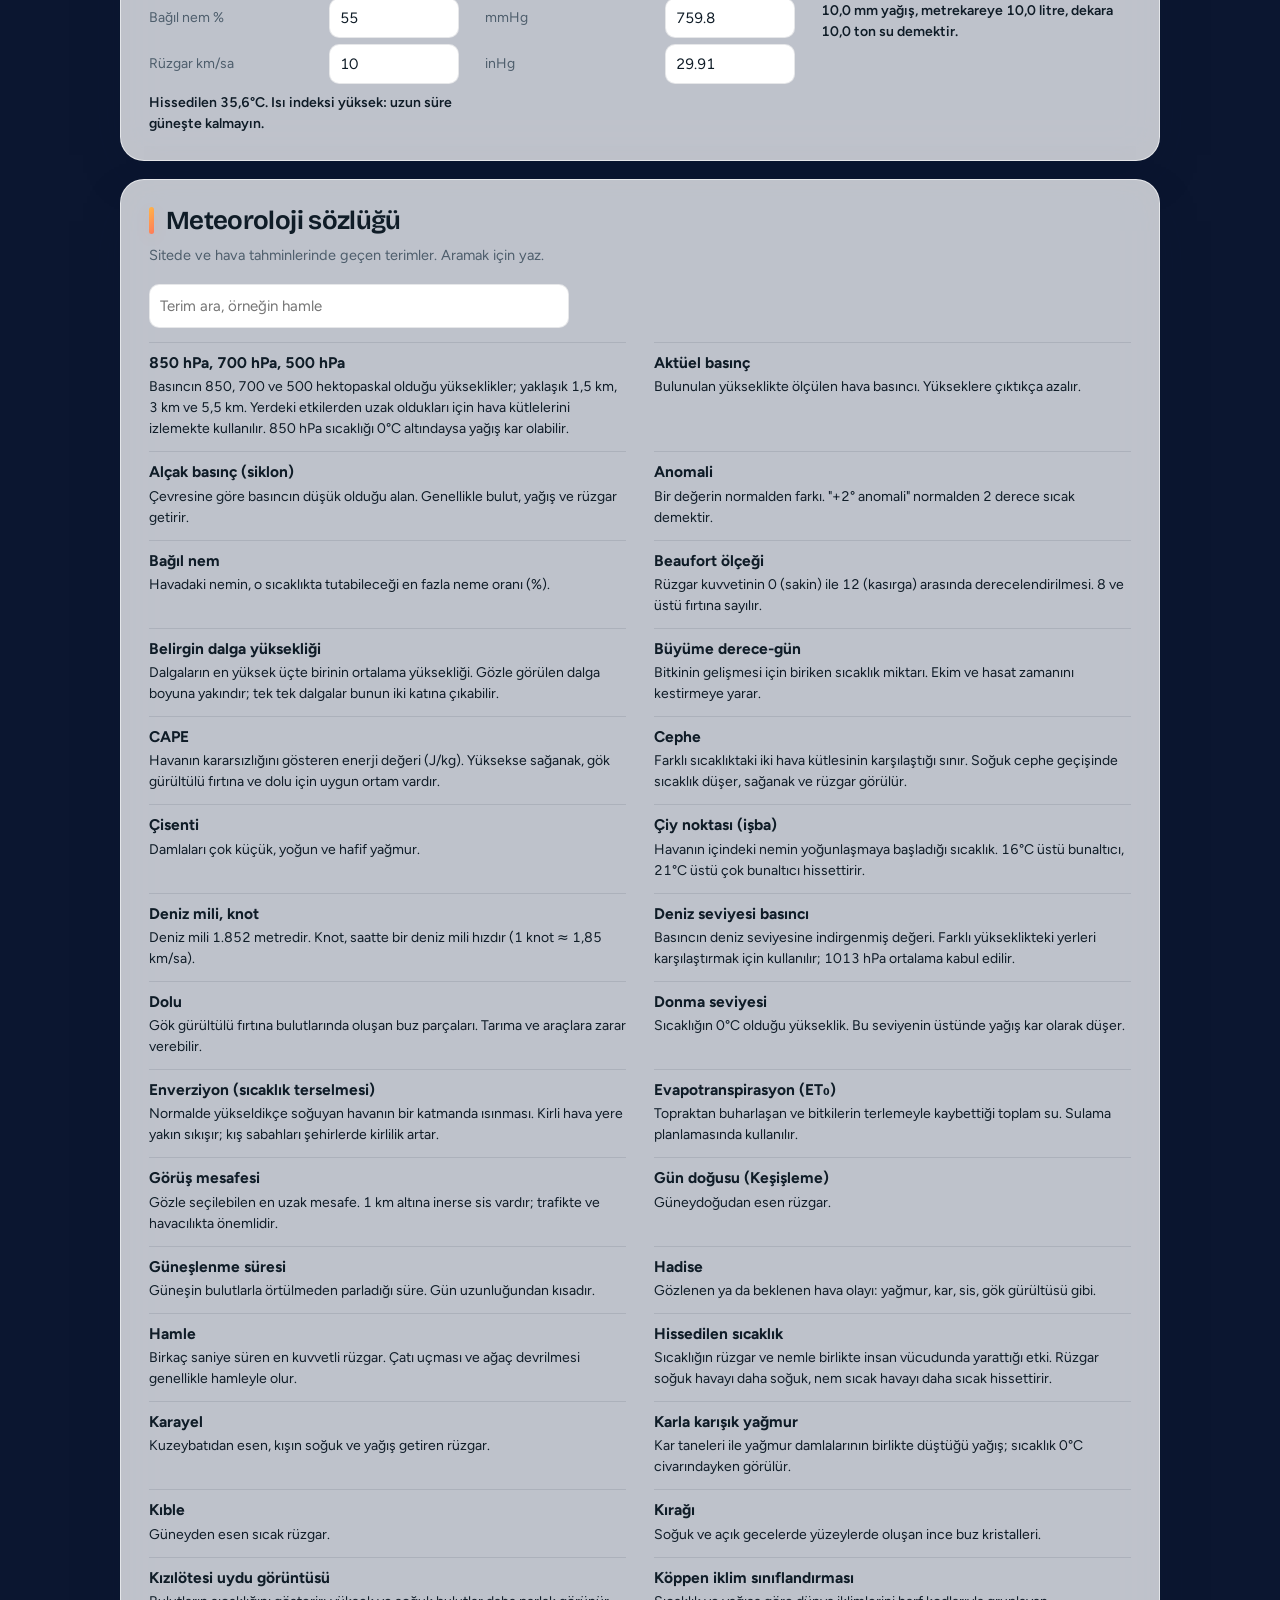
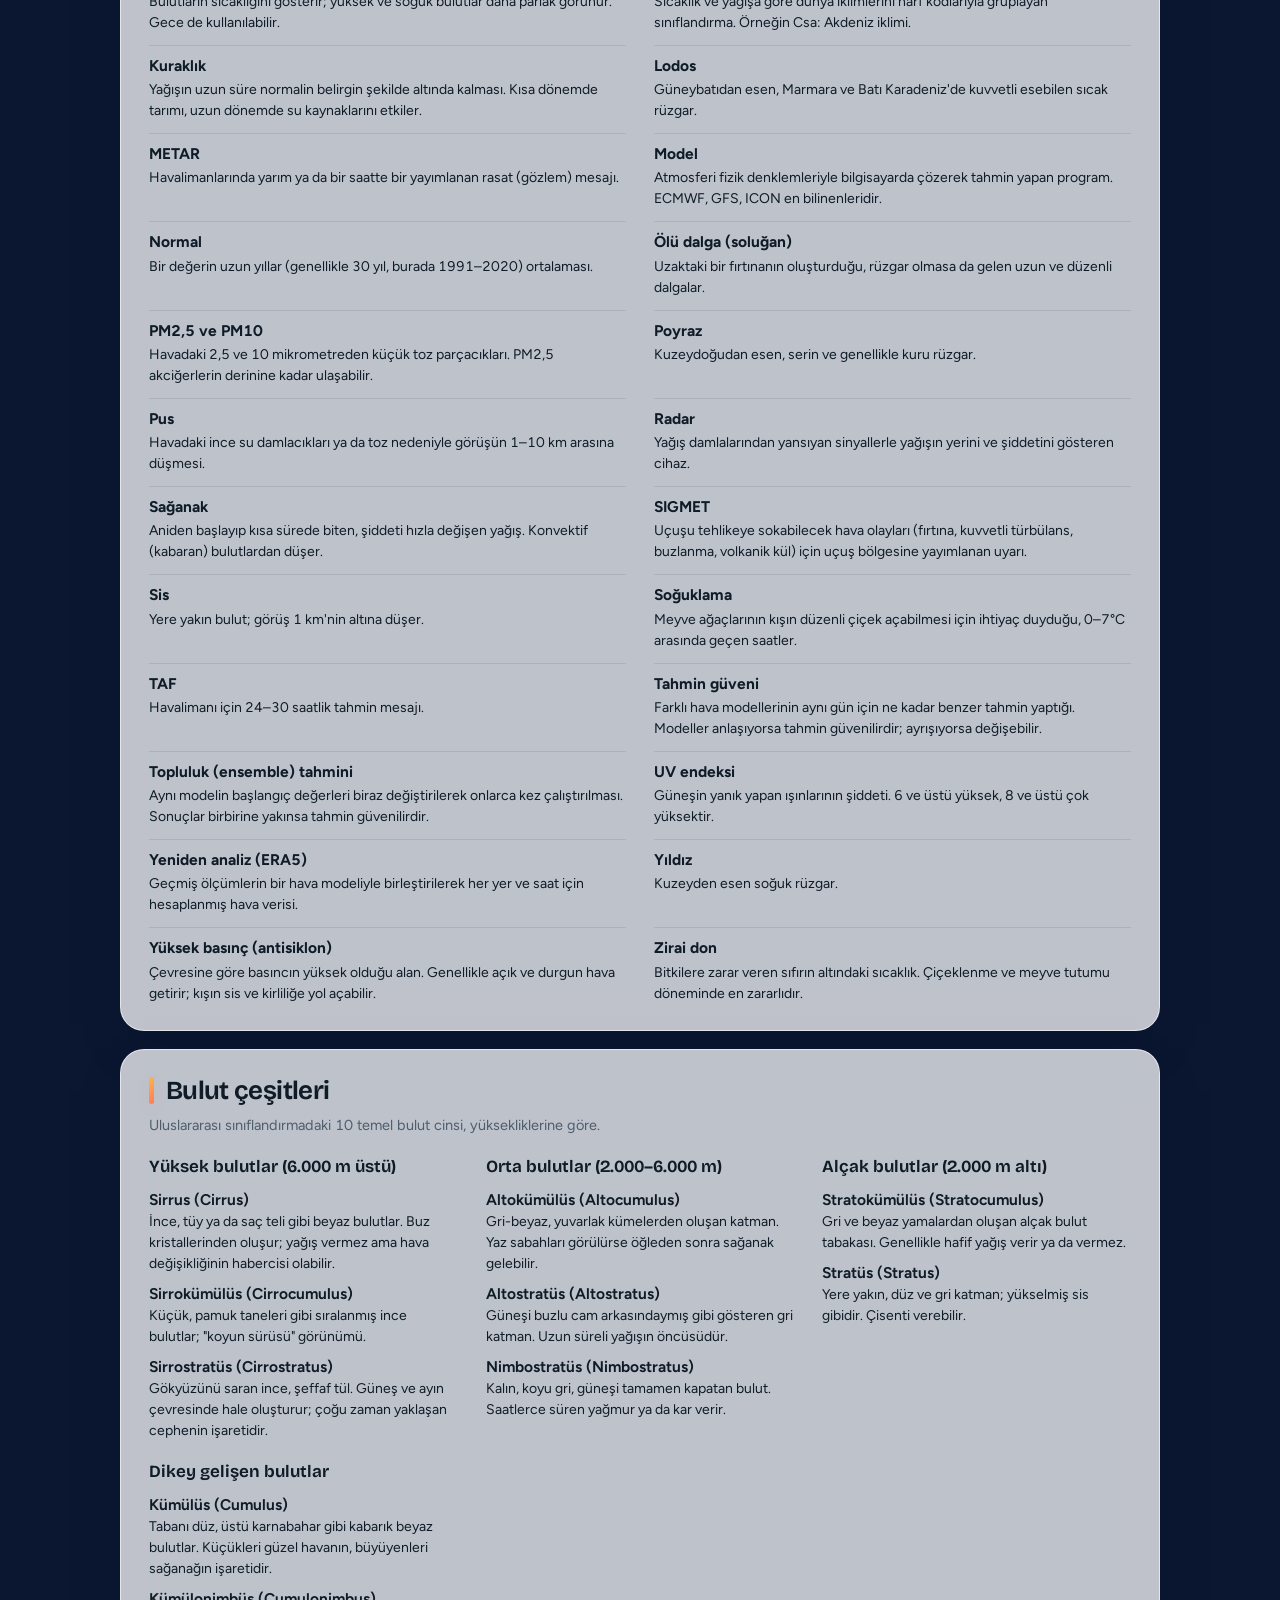
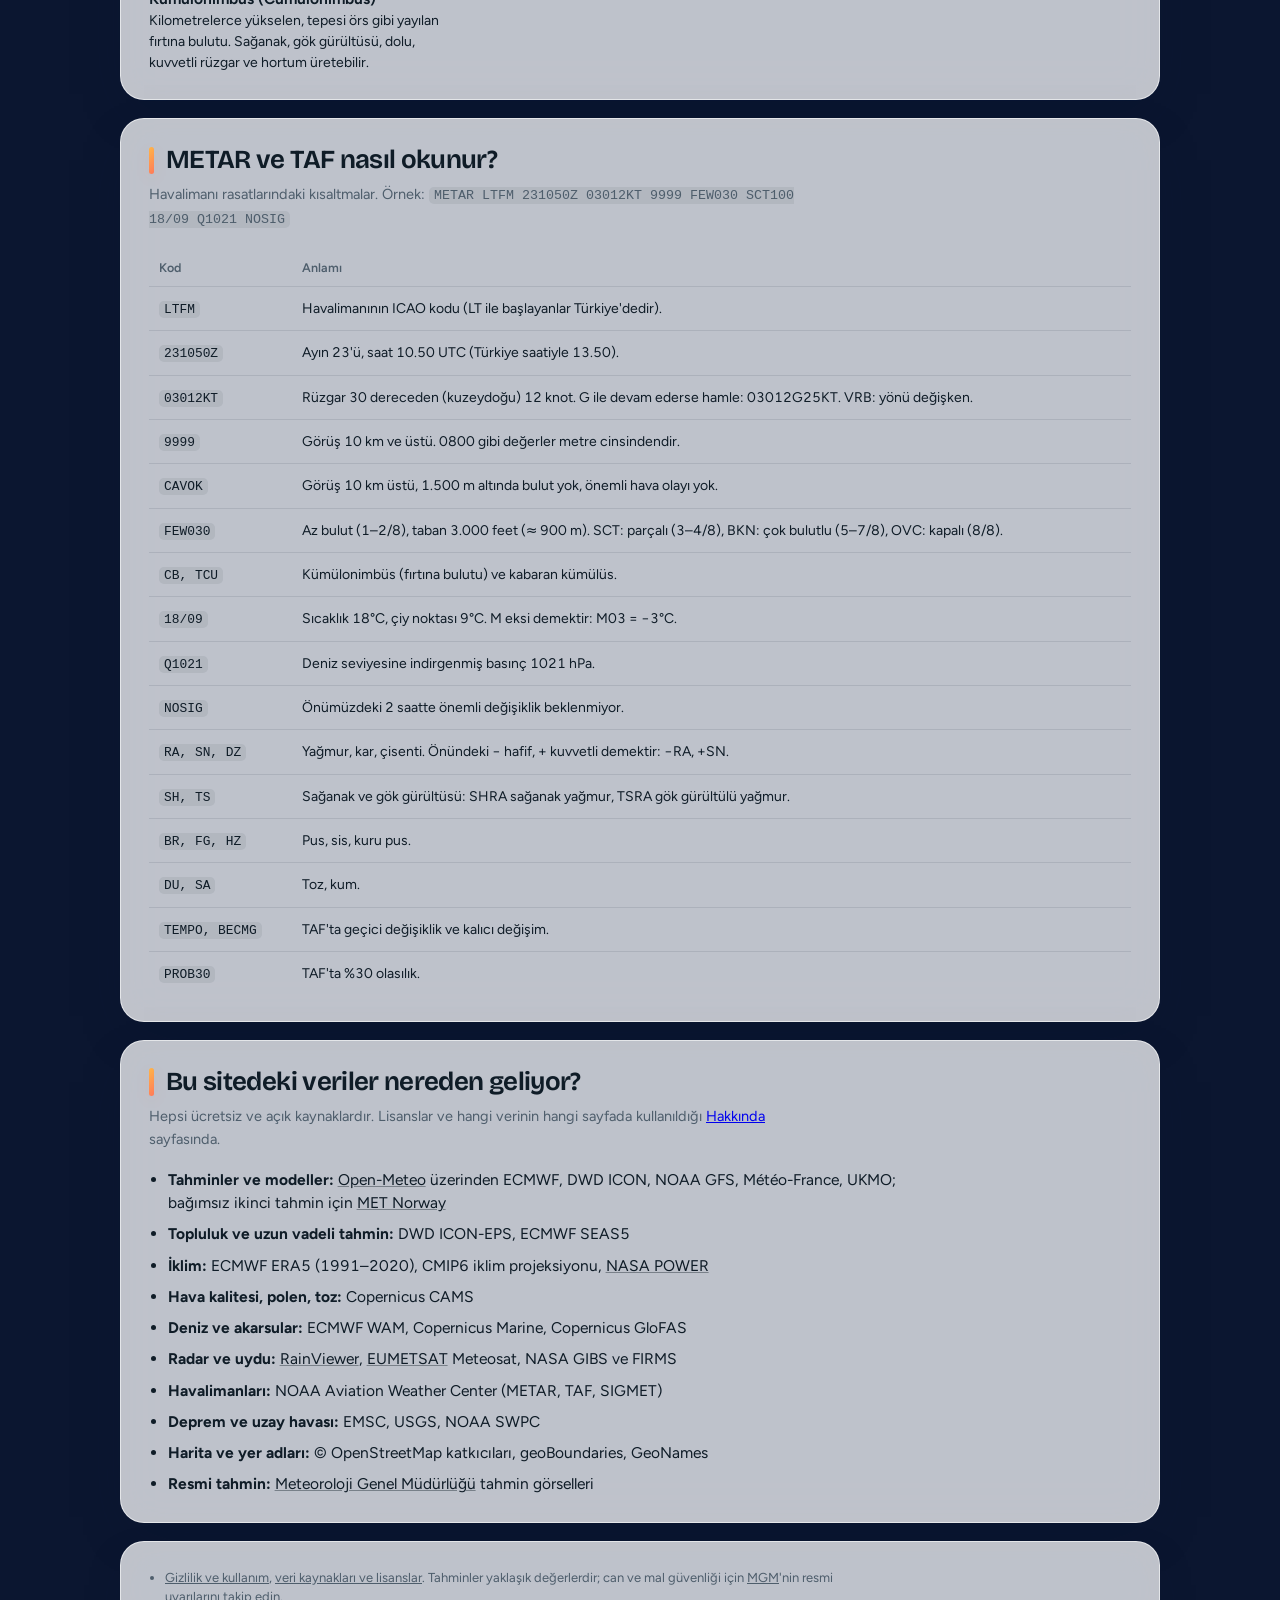
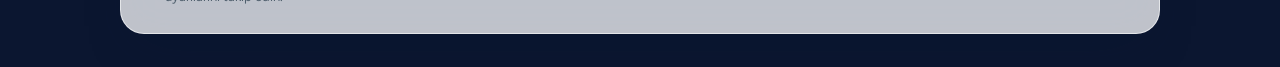
<file: bilgi.html>
<!doctype html>
<html lang="tr">
<head>
<meta charset="utf-8">
<meta name="viewport" content="width=device-width, initial-scale=1, viewport-fit=cover">
<title>Bilgi · Hava Durumu</title>
<meta name="description" content="Tehlikeli havada ne yapmalı, hesaplayıcılar, meteoroloji sözlüğü, bulut çeşitleri ve METAR kodları.">
<link rel="icon" type="image/png" sizes="192x192" href="icon-192.png">
<link rel="apple-touch-icon" href="icon-192.png">
<meta name="theme-color" content="#11141A">
<link rel="manifest" href="manifest.webmanifest">
<meta name="apple-mobile-web-app-title" content="Hava Durumu">
<meta name="mobile-web-app-capable" content="yes">
<meta name="apple-mobile-web-app-capable" content="yes">
<script>
  // Seçilen tema sayfa çizilmeden uygulanır
  try { const t = JSON.parse(localStorage.getItem('hava.tema')); if (t === 'light' || t === 'dark') document.documentElement.dataset.theme = t; } catch (e) {}
</script>
<link rel="stylesheet" href="assets/site.css">
</head>
<body>
<main>
  <div class="skyarea"><div class="wrap">
    <div class="top">
      
    </div>
    <section class="sayfa" aria-labelledby="h-sayfa">
      <h1 id="h-sayfa">Bilgi</h1>
      <p class="giris" id="giris">Sel, yıldırım, fırtına, kar, sıcak çarpması ve soba zehirlenmesine karşı ne yapmalı; birim çevirici ve hesaplayıcılar; hava tahminlerinde geçen terimlerin anlamları.</p>
      <dl class="kisa" id="kisa"></dl>
    </section>
  </div></div>
  <div class="sheet"><div class="wrap">
    <div id="details">
      <section class="sec" id="korunma" aria-labelledby="h-kor">
        <h2 id="h-kor">Tehlikeli havada ne yapmalı?</h2>
        <p class="note">Kısa ve uygulanabilir öneriler. Tehlikeli hava beklenen günlerde MGM'nin resmi uyarılarını ve yetkililerin duyurularını takip edin. Acil durumda 112'yi arayın.</p>
        <div class="sss">
          <details><summary>Kuvvetli yağış ve sel</summary><ul class="duz">
            <li>Dere yatağına, kuru dere yataklarına ve vadi tabanlarına araç park etmeyin, çadır kurmayın.</li>
            <li>Su basmış yola, alt geçide ve köprü altına araçla girmeyin; 30 cm akan su bir aracı sürükleyebilir.</li>
            <li>Bodrum katta yaşıyorsanız elektrik sigortasını kapatıp üst kata çıkın. Rögar kapaklarından uzak durun.</li>
            <li>Su yükseliyorsa vakit kaybetmeden daha yüksek bir yere çıkın; eşya için geri dönmeyin.</li></ul></details>
          <details><summary>Yıldırım ve gök gürültülü fırtına</summary><ul class="duz">
            <li>Gök gürültüsünü duyacak kadar yakınsanız yıldırım düşebilecek kadar da yakınsınız; hemen kapalı bir binaya ya da kapısı, camı kapalı bir araca girin.</li>
            <li>Tek başına duran ağaçların, direklerin ve tepelerin altına sığınmayın. Denizden, gölden ve havuzdan çıkın.</li>
            <li>Açıkta kaldıysanız ayaklarınızı birleştirip çömelin; yere uzanmayın.</li>
            <li>Son gök gürültüsünden sonra en az 30 dakika bekleyip dışarı çıkın.</li></ul></details>
          <details><summary>Kuvvetli rüzgar ve fırtına</summary><ul class="duz">
            <li>Balkondaki saksı, masa, sandalye gibi uçabilecek eşyaları içeri alın; tenteleri toplayın.</li>
            <li>Ağaçların, reklam panolarının, çatı kenarlarının ve iskelelerin yakınında durmayın, araç park etmeyin.</li>
            <li>Yüksek araçlarla (kamyon, minibüs, karavan) köprü ve viyadüklerde yavaş gidin.</li>
            <li>Teknenizi limana bağlayın; fırtına uyarısında denize çıkmayın.</li></ul></details>
          <details><summary>Kar, buzlanma ve don</summary><ul class="duz">
            <li>Araçta zincir, kürek, battaniye, su ve şarjlı telefon bulundurun; kış lastiği taktırın.</li>
            <li>"Siyah buz" köprülerde, gölgeli yollarda ve sabah erken saatlerde görünmeden oluşur; ani fren yapmayın.</li>
            <li>Yürürken kısa adımlar atın, ellerinizi cebinizde tutmayın; yaşlılar buzlu günlerde gerekmedikçe dışarı çıkmasın.</li>
            <li>Su sayaçlarını ve açıktaki boruları sarın; uzun süre evde olmayacaksanız tesisatı boşaltın.</li></ul></details>
          <details><summary>Aşırı sıcak, güneş ve sıcak çarpması</summary><ul class="duz">
            <li>11.00 ile 16.00 arasında güneşe çıkmayın; çıkmanız gerekiyorsa şapka, açık renk ve bol giysi giyin, gölgede kalın.</li>
            <li>Susamayı beklemeden sık sık su için; alkol, şekerli ve kafeinli içecekleri azaltın.</li>
            <li>Bebekleri, çocukları ve hayvanları park edilmiş araçta birkaç dakikalığına bile bırakmayın.</li>
            <li>Baş ağrısı, bulantı, kuru ve sıcak cilt, bilinç bulanıklığı sıcak çarpması belirtisidir: kişiyi serin yere alın, ıslak bezle soğutun, 112'yi arayın.</li></ul></details>
          <details><summary>Soba ve şofben zehirlenmesi (karbonmonoksit)</summary><ul class="duz">
            <li>Sobayı ve bacayı her kış başında temizletin; baca çekişi zayıf, rüzgarlı ve lodoslu günlerde dikkatli olun.</li>
            <li>Yatmadan önce sobayı tam doldurup havasını kısmayın. Mangalı ve tüpü kapalı odada yakmayın.</li>
            <li>Baş ağrısı, baş dönmesi, uyku hali ve bulantı birkaç kişide birden başladıysa hemen pencereleri açıp dışarı çıkın, 112'yi arayın.</li>
            <li>Karbonmonoksit dedektörü ucuzdur ve hayat kurtarır.</li></ul></details>
          <details><summary>Çığ</summary><ul class="duz">
            <li>Yoğun kar yağışından sonraki ilk 1–3 gün ve ani ısınmalarda dik yamaçlardan uzak durun.</li>
            <li>Kayak merkezlerinde pist dışına çıkmayın; çığ uyarısı olan yamaçlara girmeyin.</li>
            <li>Dağda tek başınıza dolaşmayın; çığ vericisi, sonda ve kürek taşıyın, gideceğiniz yeri birine bildirin.</li></ul></details>
          <details><summary>Zirai don</summary><ul class="duz">
            <li>Don beklenen gecelerde bahçeyi akşamdan sulayın; nemli toprak gece daha geç soğur.</li>
            <li>Küçük bahçelerde fidanları örtü, naylon tünel ya da çuvalla örtün; örtü toprağa kadar inmeli.</li>
            <li>Büyük bahçelerde rüzgar makineleri ve yağmurlama ile koruma yapılabilir; yağmurlama don bitene kadar kesilmemelidir.</li>
            <li>Yeni bahçe kurarken soğuk havanın biriktiği çukur alanlardan kaçının; geç çiçek açan çeşitleri seçin.</li></ul></details>
          <details><summary>Sis</summary><ul class="duz">
            <li>Kısa farlarınızı ve varsa sis farlarınızı yakın, uzun far kullanmayın; takip mesafesini artırın.</li>
            <li>Ani fren yapmayın, sollama yapmayın. Görüş çok düşükse güvenli bir yerde durup dörtlüleri yakın.</li></ul></details>
          <details><summary>Toz taşınımı ve hava kirliliği</summary><ul class="duz">
            <li>Astım, KOAH ve kalp hastaları toz ve kirlilik yüksekken dışarıda yorucu iş yapmasın, ilaçlarını yanında taşısın.</li>
            <li>Pencereleri kapalı tutun; dışarı çıkmanız gerekiyorsa iyi oturan bir maske takın.</li></ul></details>
          <details><summary>Hortum</summary><ul class="duz">
            <li>Hortum genellikle koyu renkli, tabanı alçak fırtına bulutlarından iner; kıyılarda denizden karaya da geçebilir (su hortumu).</li>
            <li>Hortum yaklaşıyorsa binanın en alt katına, pencerelerden uzak, içte kalan bir odaya ya da merdiven altına geçin; başınızı ve boynunuzu koruyun.</li>
            <li>Araçta, prefabrik yapıda ya da çadırda kalmayın. Açıkta kaldıysanız bir hendeğe ya da çukura uzanıp başınızı koruyun; köprü altına sığınmayın.</li></ul></details>
          <details><summary>Dolu</summary><ul class="duz">
            <li>Dolu çoğu zaman ilkbahar ve yaz aylarında, öğleden sonra gelişen gök gürültülü sağanaklarla birlikte ve kısa sürede düşer.</li>
            <li>Kapalı bir yere girin, pencere ve cam tavanlardan uzak durun. Aracınızı mümkünse kapalı otoparka çekin.</li>
            <li>Sürüşteyseniz güvenli bir yerde durup dolunun bitmesini bekleyin; camlar kırılabileceği için başınızı koruyun.</li>
            <li>Seralarda ve bahçelerde dolu ağları zararı büyük ölçüde azaltır.</li></ul></details>
          <details><summary>Orman yangını</summary><ul class="duz">
            <li>Sıcak, kuru ve rüzgarlı günlerde yangın riski çok yükselir; ormanda ve ormana yakın yerlerde ateş yakmayın, mangal yapmayın, sigara atmayın.</li>
            <li>Cam şişe ve kırıklarını ormanda bırakmayın; güneş ışığını toplayıp yangın başlatabilir.</li>
            <li>Duman ya da ateş görürseniz hemen 112'yi arayın. Yangından, rüzgarın estiği yönün tersine ve yokuş aşağı uzaklaşın.</li>
            <li>Dumanlı havada pencereleri kapatın; astım ve kalp hastaları dışarı çıkmasın.</li></ul></details>
        </div>
      </section>
      <section class="sec" id="hesap" aria-labelledby="h-hes">
        <h2 id="h-hes">Hesaplayıcılar</h2>
        <p class="note">Değeri yazdıkça sonuç hemen hesaplanır.</p>
        <div class="hesaplar">
          <div class="hesap"><h3>Sıcaklık</h3><label>°C <input type="number" id="h-c" value="20" step="any"></label><label>°F <input type="number" id="h-f" step="any"></label><label>K <input type="number" id="h-k" step="any"></label></div>
          <div class="hesap"><h3>Rüzgar hızı</h3><label>km/sa <input type="number" id="h-kmh" value="30" step="any"></label><label>m/sn <input type="number" id="h-ms" step="any"></label><label>knot <input type="number" id="h-kt" step="any"></label><p class="sonuc" id="h-bof"></p></div>
          <div class="hesap"><h3>Nem ve çiy noktası</h3><label>Sıcaklık °C <input type="number" id="h-t" value="25" step="any"></label><label>Bağıl nem % <input type="number" id="h-rh" value="60" step="any"></label><p class="sonuc" id="h-ciy"></p></div>
          <div class="hesap"><h3>Hissedilen sıcaklık</h3><label>Sıcaklık °C <input type="number" id="h-t2" value="32" step="any"></label><label>Bağıl nem % <input type="number" id="h-rh2" value="55" step="any"></label><label>Rüzgar km/sa <input type="number" id="h-v2" value="10" step="any"></label><p class="sonuc" id="h-his"></p></div>
          <div class="hesap"><h3>Basınç</h3><label>hPa (mbar) <input type="number" id="h-hpa" value="1013" step="any"></label><label>mmHg <input type="number" id="h-mmhg" step="any"></label><label>inHg <input type="number" id="h-inhg" step="any"></label></div>
          <div class="hesap"><h3>Yağış</h3><label>mm <input type="number" id="h-mm" value="10" step="any"></label><p class="sonuc" id="h-yag"></p></div>
        </div>
      </section>
      <section class="sec" id="sozluk" aria-labelledby="h-soz">
        <h2 id="h-soz">Meteoroloji sözlüğü</h2>
        <p class="note">Sitede ve hava tahminlerinde geçen terimler. Aramak için yaz.</p>
        <input type="search" id="soz-q" class="soz-q" placeholder="Terim ara, örneğin hamle" autocomplete="off">
        <dl class="sozluk" id="soz"></dl>
      </section>
      <section class="sec" id="bulutlar" aria-labelledby="h-bul">
        <h2 id="h-bul">Bulut çeşitleri</h2>
        <p class="note">Uluslararası sınıflandırmadaki 10 temel bulut cinsi, yüksekliklerine göre.</p>
        <div class="bulutlar" id="bulut"></div>
      </section>
      <section class="sec" id="metar-kod" aria-labelledby="h-mk">
        <h2 id="h-mk">METAR ve TAF nasıl okunur?</h2>
        <p class="note">Havalimanı rasatlarındaki kısaltmalar. Örnek: <code>METAR LTFM 231050Z 03012KT 9999 FEW030 SCT100 18/09 Q1021 NOSIG</code></p>
        <div class="tbl-wrap"><table class="kucuk-tablo kaynak"><thead><tr><th class="l">Kod</th><th class="l">Anlamı</th></tr></thead><tbody id="mkod"></tbody></table></div>
      </section>
      <section class="sec" id="bilgi-kaynak" aria-labelledby="h-bk">
        <h2 id="h-bk">Bu sitedeki veriler nereden geliyor?</h2>
        <p class="note">Hepsi ücretsiz ve açık kaynaklardır. Lisanslar ve hangi verinin hangi sayfada kullanıldığı <a href="hakkinda.html#kaynaklar">Hakkında</a> sayfasında.</p>
        <ul class="kaynak-liste">
          <li><b>Tahminler ve modeller:</b> <a href="https://open-meteo.com/" target="_blank" rel="noopener">Open-Meteo</a> üzerinden ECMWF, DWD ICON, NOAA GFS, Météo-France, UKMO; bağımsız ikinci tahmin için <a href="https://api.met.no/" target="_blank" rel="noopener">MET Norway</a></li>
          <li><b>Topluluk ve uzun vadeli tahmin:</b> DWD ICON-EPS, ECMWF SEAS5</li>
          <li><b>İklim:</b> ECMWF ERA5 (1991–2020), CMIP6 iklim projeksiyonu, <a href="https://power.larc.nasa.gov/" target="_blank" rel="noopener">NASA POWER</a></li>
          <li><b>Hava kalitesi, polen, toz:</b> Copernicus CAMS</li>
          <li><b>Deniz ve akarsular:</b> ECMWF WAM, Copernicus Marine, Copernicus GloFAS</li>
          <li><b>Radar ve uydu:</b> <a href="https://www.rainviewer.com/" target="_blank" rel="noopener">RainViewer</a>, <a href="https://view.eumetsat.int/" target="_blank" rel="noopener">EUMETSAT</a> Meteosat, NASA GIBS ve FIRMS</li>
          <li><b>Havalimanları:</b> NOAA Aviation Weather Center (METAR, TAF, SIGMET)</li>
          <li><b>Deprem ve uzay havası:</b> EMSC, USGS, NOAA SWPC</li>
          <li><b>Harita ve yer adları:</b> © OpenStreetMap katkıcıları, geoBoundaries, GeoNames</li>
          <li><b>Resmi tahmin:</b> <a href="https://www.mgm.gov.tr/site/link-vermek-icin.aspx" target="_blank" rel="noopener">Meteoroloji Genel Müdürlüğü</a> tahmin görselleri</li>
        </ul>
      </section>

    </div>
    <footer class="notes">
      <ul>

        <li><a href="hakkinda.html#gizlilik">Gizlilik ve kullanım</a>, <a href="hakkinda.html#kaynaklar">veri kaynakları ve lisanslar</a>. Tahminler yaklaşık değerlerdir; can ve mal güvenliği için <a href="https://www.mgm.gov.tr/" target="_blank" rel="noopener">MGM</a>'nin resmi uyarılarını takip edin.</li>
      </ul>
    </footer>
  </div></div>
</main>

<script src="assets/gokyuzu.js"></script>
<script src="assets/ililce.js"></script>
<script src="assets/ortak.js"></script>
<script src="assets/bilgi.js"></script>
</body>
</html>
</file>
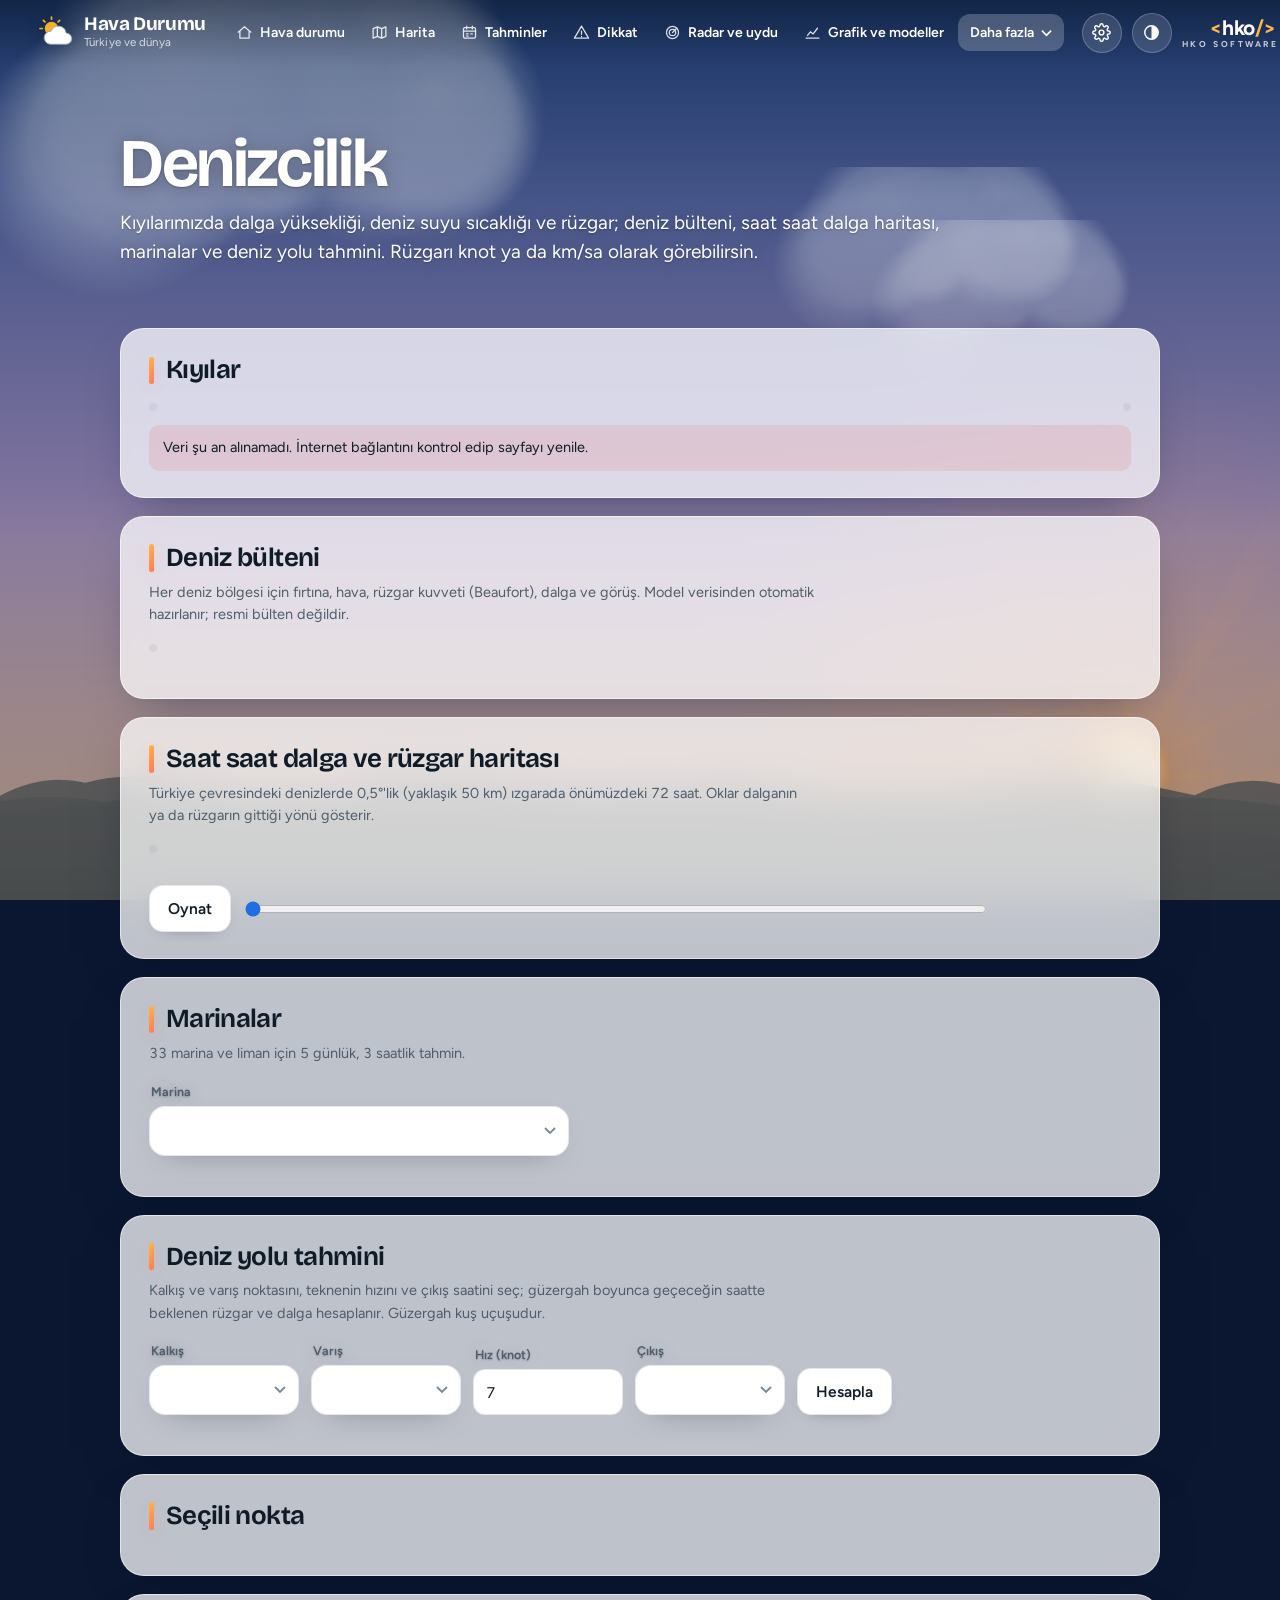
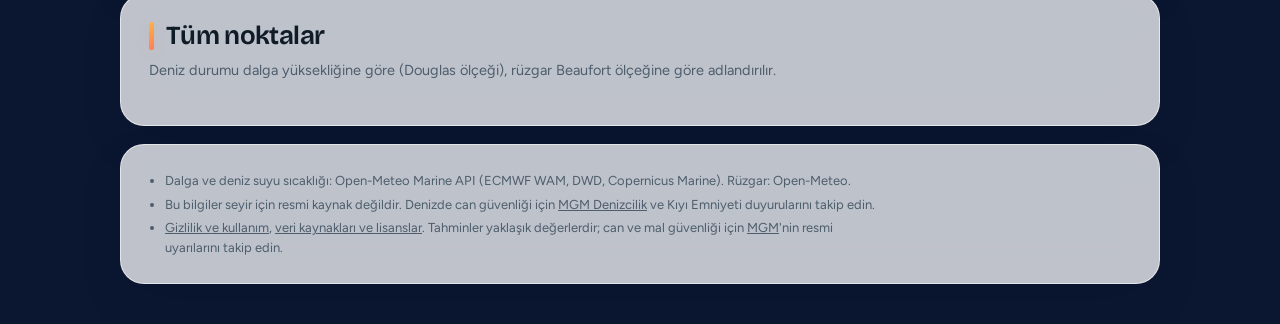
<file: deniz.html>
<!doctype html>
<html lang="tr">
<head>
<meta charset="utf-8">
<meta name="viewport" content="width=device-width, initial-scale=1, viewport-fit=cover">
<title>Denizcilik · Hava Durumu</title>
<meta name="description" content="Karadeniz, Marmara, Ege ve Akdeniz kıyılarında dalga yüksekliği, dalga yönü ve periyodu, deniz suyu sıcaklığı ve kıyı rüzgarı.">
<link rel="icon" type="image/png" sizes="192x192" href="icon-192.png">
<link rel="apple-touch-icon" href="icon-192.png">
<meta name="theme-color" content="#11141A">
<link rel="manifest" href="manifest.webmanifest">
<meta name="apple-mobile-web-app-title" content="Hava Durumu">
<meta name="mobile-web-app-capable" content="yes">
<meta name="apple-mobile-web-app-capable" content="yes">
<script>
  // Seçilen tema sayfa çizilmeden uygulanır
  try { const t = JSON.parse(localStorage.getItem('hava.tema')); if (t === 'light' || t === 'dark') document.documentElement.dataset.theme = t; } catch (e) {}
</script>
<link rel="stylesheet" href="assets/site.css">
</head>
<body>
<main>
  <div class="skyarea"><div class="wrap">
    <div class="top">
      
    </div>
    <section class="sayfa" aria-labelledby="h-sayfa">
      <h1 id="h-sayfa">Denizcilik</h1>
      <p class="giris" id="giris">Kıyılarımızda dalga yüksekliği, deniz suyu sıcaklığı ve rüzgar; deniz bülteni, saat saat dalga haritası, marinalar ve deniz yolu tahmini. Rüzgarı knot ya da km/sa olarak görebilirsin.</p>
      <dl class="kisa" id="kisa"></dl>
    </section>
  </div></div>
  <div class="sheet"><div class="wrap">
    <div id="details">
      <section class="sec" aria-labelledby="h-dh">
        <h2 id="h-dh">Kıyılar</h2>
        <p class="note" id="dnot"></p>
        <div class="ara"><div class="tabs" id="dkat" aria-label="Harita katmanı"></div><div class="tabs" id="dbirim" aria-label="Rüzgar birimi"></div></div>
        <div class="trh-wrap" id="dharita"></div>
        <div id="dlj"></div>
      </section>
      <section class="sec" aria-labelledby="h-bt">
        <h2 id="h-bt">Deniz bülteni</h2>
        <p class="note">Her deniz bölgesi için fırtına, hava, rüzgar kuvveti (Beaufort), dalga ve görüş. Model verisinden otomatik hazırlanır; resmi bülten değildir.</p>
        <div class="tabs" id="bgun2" aria-label="Gün"></div>
        <div id="bulten"></div>
      </section>
      <section class="sec" aria-labelledby="h-dz">
        <h2 id="h-dz">Saat saat dalga ve rüzgar haritası</h2>
        <p class="note">Türkiye çevresindeki denizlerde 0,5°'lik (yaklaşık 50 km) ızgarada önümüzdeki 72 saat. Oklar dalganın ya da rüzgarın gittiği yönü gösterir.</p>
        <div class="tabs" id="dzk" aria-label="Katman"></div>
        <div class="trh-wrap" id="dzh"></div>
        <div id="dzlj"></div>
        <div class="oynat"><button class="btn" id="dzo" type="button">Oynat</button><input type="range" id="dzs" min="0" max="0" value="0" aria-label="Saat"><span class="zaman" id="dzz"></span></div>
      </section>
      <section class="sec" aria-labelledby="h-mr">
        <h2 id="h-mr">Marinalar</h2>
        <p class="note">33 marina ve liman için 5 günlük, 3 saatlik tahmin.</p>
        <div class="field" style="max-width:420px;margin-bottom:14px"><label for="msec">Marina</label><select id="msec"></select></div>
        <div id="mtab"></div>
      </section>
      <section class="sec" aria-labelledby="h-dy">
        <h2 id="h-dy">Deniz yolu tahmini</h2>
        <p class="note">Kalkış ve varış noktasını, teknenin hızını ve çıkış saatini seç; güzergah boyunca geçeceğin saatte beklenen rüzgar ve dalga hesaplanır. Güzergah kuş uçuşudur.</p>
        <div class="dyform">
          <div class="field"><label for="ynk">Kalkış</label><select id="ynk"></select></div>
          <div class="field"><label for="yvr">Varış</label><select id="yvr"></select></div>
          <div class="field"><label for="yhz">Hız (knot)</label><input id="yhz" type="number" min="1" max="40" value="7"></div>
          <div class="field"><label for="ycs">Çıkış</label><select id="ycs"></select></div>
          <button class="btn" id="ygit" type="button">Hesapla</button>
        </div>
        <div id="ysonuc" style="margin-top:14px"></div>
      </section>
      <section class="sec" aria-labelledby="h-dn">
        <h2 id="h-dn">Seçili nokta</h2>
        <p class="note" id="dsec"></p>
        <div id="dnok"></div>
      </section>
      <section class="sec" aria-labelledby="h-dt">
        <h2 id="h-dt">Tüm noktalar</h2>
        <p class="note">Deniz durumu dalga yüksekliğine göre (Douglas ölçeği), rüzgar Beaufort ölçeğine göre adlandırılır.</p>
        <div class="tbl-wrap" id="dtablo"></div>
      </section>
    </div>
    <footer class="notes">
      <ul>
        <li>Dalga ve deniz suyu sıcaklığı: Open-Meteo Marine API (ECMWF WAM, DWD, Copernicus Marine). Rüzgar: Open-Meteo.</li>
        <li>Bu bilgiler seyir için resmi kaynak değildir. Denizde can güvenliği için <a href="https://pirireis.mgm.gov.tr" target="_blank" rel="noopener">MGM Denizcilik</a> ve Kıyı Emniyeti duyurularını takip edin.</li>
        <li><a href="hakkinda.html#gizlilik">Gizlilik ve kullanım</a>, <a href="hakkinda.html#kaynaklar">veri kaynakları ve lisanslar</a>. Tahminler yaklaşık değerlerdir; can ve mal güvenliği için <a href="https://www.mgm.gov.tr/" target="_blank" rel="noopener">MGM</a>'nin resmi uyarılarını takip edin.</li>
      </ul>
    </footer>
  </div></div>
</main>

<script src="assets/gokyuzu.js"></script>
<script src="assets/ililce.js"></script>
<script src="assets/turkiye.js"></script>
<script src="assets/ortak.js"></script>
<script src="assets/deniz.js"></script>
</body>
</html>
</file>
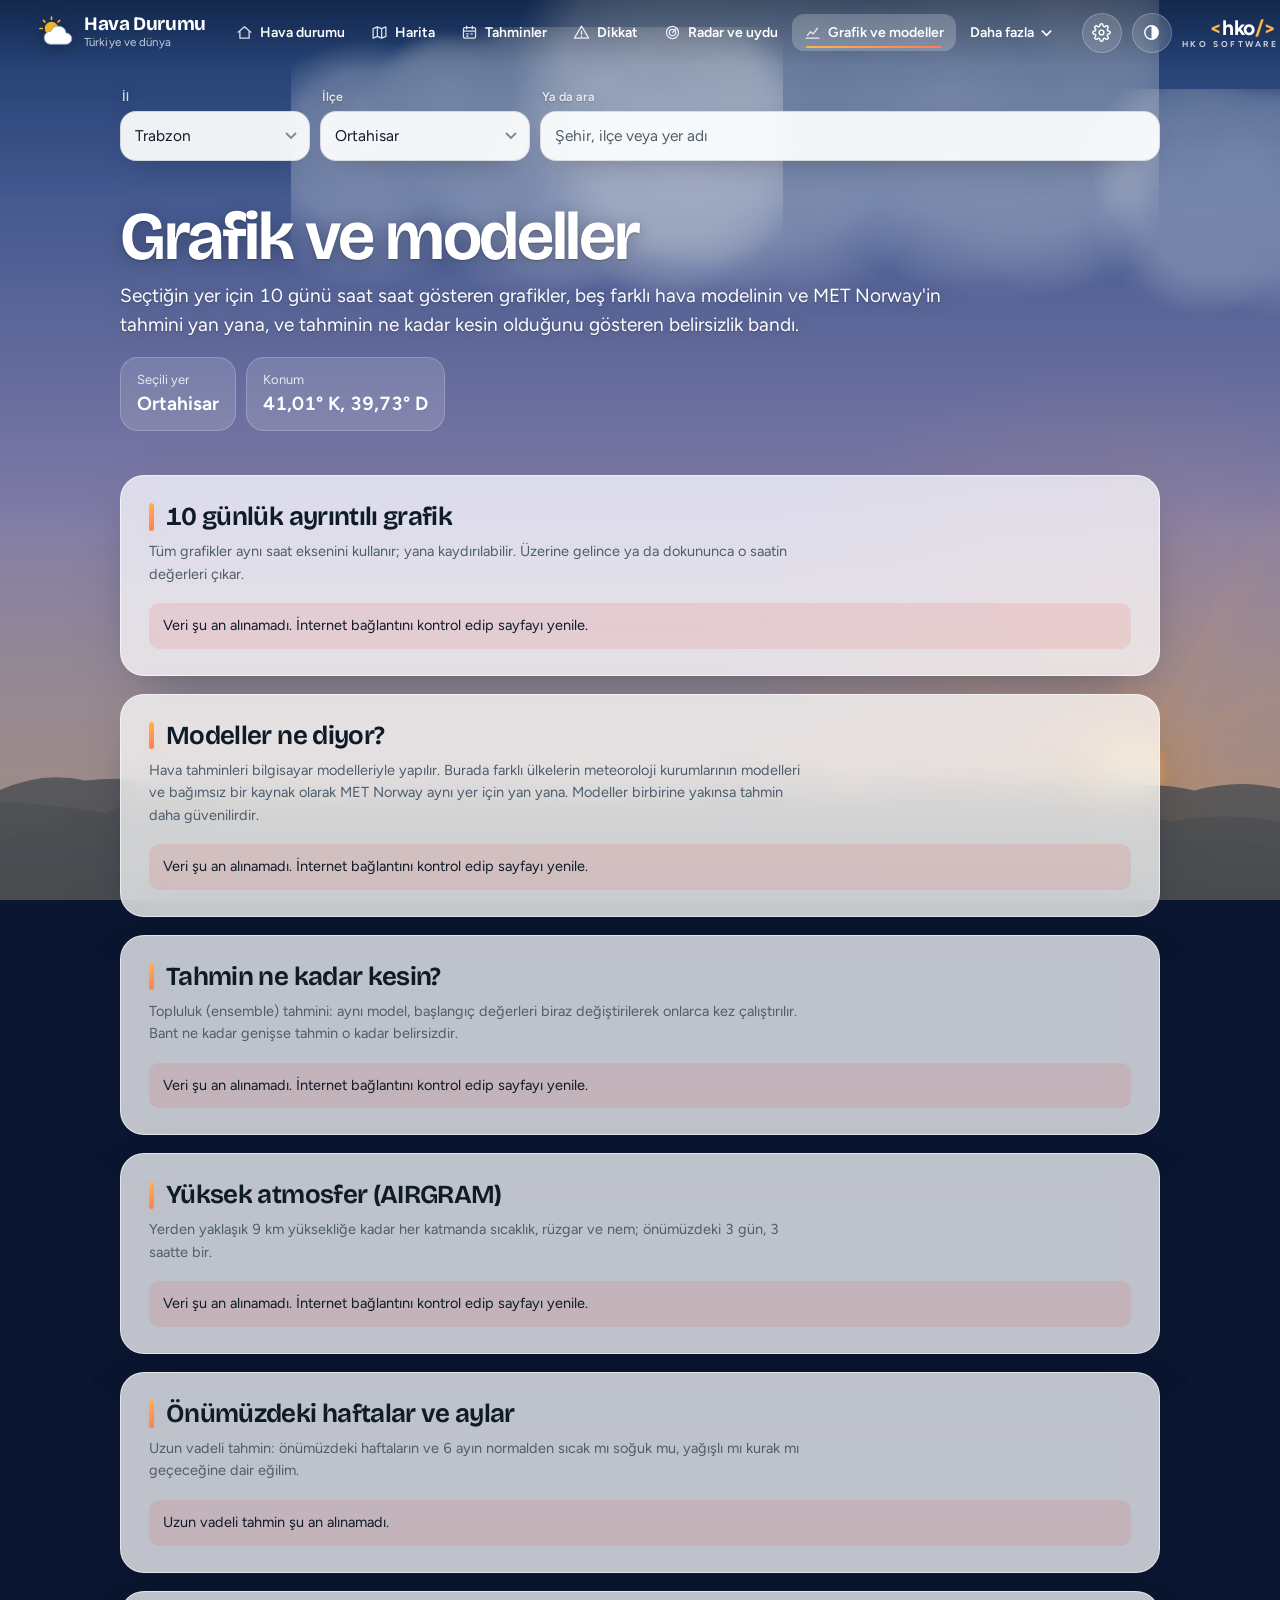
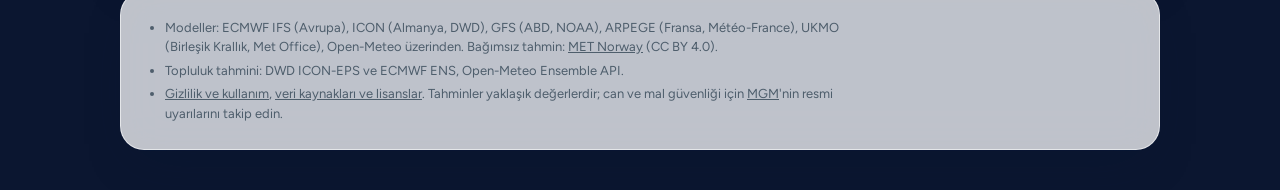
<file: grafik.html>
<!doctype html>
<html lang="tr">
<head>
<meta charset="utf-8">
<meta name="viewport" content="width=device-width, initial-scale=1, viewport-fit=cover">
<title>Grafik ve modeller · Hava Durumu</title>
<meta name="description" content="10 günlük saatlik grafik (meteogram), farklı ülkelerin hava modellerinin karşılaştırması, MET Norway tahmini ve belirsizlik bandı.">
<link rel="icon" type="image/png" sizes="192x192" href="icon-192.png">
<link rel="apple-touch-icon" href="icon-192.png">
<meta name="theme-color" content="#11141A">
<link rel="manifest" href="manifest.webmanifest">
<meta name="apple-mobile-web-app-title" content="Hava Durumu">
<meta name="mobile-web-app-capable" content="yes">
<meta name="apple-mobile-web-app-capable" content="yes">
<script>
  // Seçilen tema sayfa çizilmeden uygulanır
  try { const t = JSON.parse(localStorage.getItem('hava.tema')); if (t === 'light' || t === 'dark') document.documentElement.dataset.theme = t; } catch (e) {}
</script>
<link rel="stylesheet" href="assets/site.css">
</head>
<body>
<main>
  <div class="skyarea"><div class="wrap">
    <div class="top">
      <div class="yerkutu" id="yer"></div>
    </div>
    <section class="sayfa" aria-labelledby="h-sayfa">
      <h1 id="h-sayfa">Grafik ve modeller</h1>
      <p class="giris" id="giris">Seçtiğin yer için 10 günü saat saat gösteren grafikler, beş farklı hava modelinin ve MET Norway'in tahmini yan yana, ve tahminin ne kadar kesin olduğunu gösteren belirsizlik bandı.</p>
      <dl class="kisa" id="kisa"></dl>
    </section>
  </div></div>
  <div class="sheet"><div class="wrap">
    <div id="details">
      <section class="sec" aria-labelledby="h-m">
        <h2 id="h-m">10 günlük ayrıntılı grafik</h2>
        <p class="note">Tüm grafikler aynı saat eksenini kullanır; yana kaydırılabilir. Üzerine gelince ya da dokununca o saatin değerleri çıkar.</p>
        <div id="mg"></div>
      </section>
      <section class="sec" aria-labelledby="h-mod">
        <h2 id="h-mod">Modeller ne diyor?</h2>
        <p class="note">Hava tahminleri bilgisayar modelleriyle yapılır. Burada farklı ülkelerin meteoroloji kurumlarının modelleri ve bağımsız bir kaynak olarak MET Norway aynı yer için yan yana. Modeller birbirine yakınsa tahmin daha güvenilirdir.</p>
        <div id="mod"></div>
      </section>
      <section class="sec" aria-labelledby="h-ens">
        <h2 id="h-ens">Tahmin ne kadar kesin?</h2>
        <p class="note">Topluluk (ensemble) tahmini: aynı model, başlangıç değerleri biraz değiştirilerek onlarca kez çalıştırılır. Bant ne kadar genişse tahmin o kadar belirsizdir.</p>
        <div id="ens"></div>
      </section>
      <section class="sec" aria-labelledby="h-air">
        <h2 id="h-air">Yüksek atmosfer (AIRGRAM)</h2>
        <p class="note">Yerden yaklaşık 9 km yüksekliğe kadar her katmanda sıcaklık, rüzgar ve nem; önümüzdeki 3 gün, 3 saatte bir.</p>
        <div id="air"></div>
      </section>
      <section class="sec" aria-labelledby="h-uz">
        <h2 id="h-uz">Önümüzdeki haftalar ve aylar</h2>
        <p class="note">Uzun vadeli tahmin: önümüzdeki haftaların ve 6 ayın normalden sıcak mı soğuk mu, yağışlı mı kurak mı geçeceğine dair eğilim.</p>
        <div id="uzun"></div>
      </section>
    </div>
    <footer class="notes">
      <ul>
        <li>Modeller: ECMWF IFS (Avrupa), ICON (Almanya, DWD), GFS (ABD, NOAA), ARPEGE (Fransa, Météo-France), UKMO (Birleşik Krallık, Met Office), Open-Meteo üzerinden. Bağımsız tahmin: <a href="https://api.met.no/" target="_blank" rel="noopener">MET Norway</a> (CC BY 4.0).</li>
        <li>Topluluk tahmini: DWD ICON-EPS ve ECMWF ENS, Open-Meteo Ensemble API.</li>
        <li><a href="hakkinda.html#gizlilik">Gizlilik ve kullanım</a>, <a href="hakkinda.html#kaynaklar">veri kaynakları ve lisanslar</a>. Tahminler yaklaşık değerlerdir; can ve mal güvenliği için <a href="https://www.mgm.gov.tr/" target="_blank" rel="noopener">MGM</a>'nin resmi uyarılarını takip edin.</li>
      </ul>
    </footer>
  </div></div>
</main>

<script src="assets/gokyuzu.js"></script>
<script src="assets/ililce.js"></script>
<script src="assets/ortak.js"></script>
<script src="assets/grafik.js"></script>
</body>
</html>
</file>
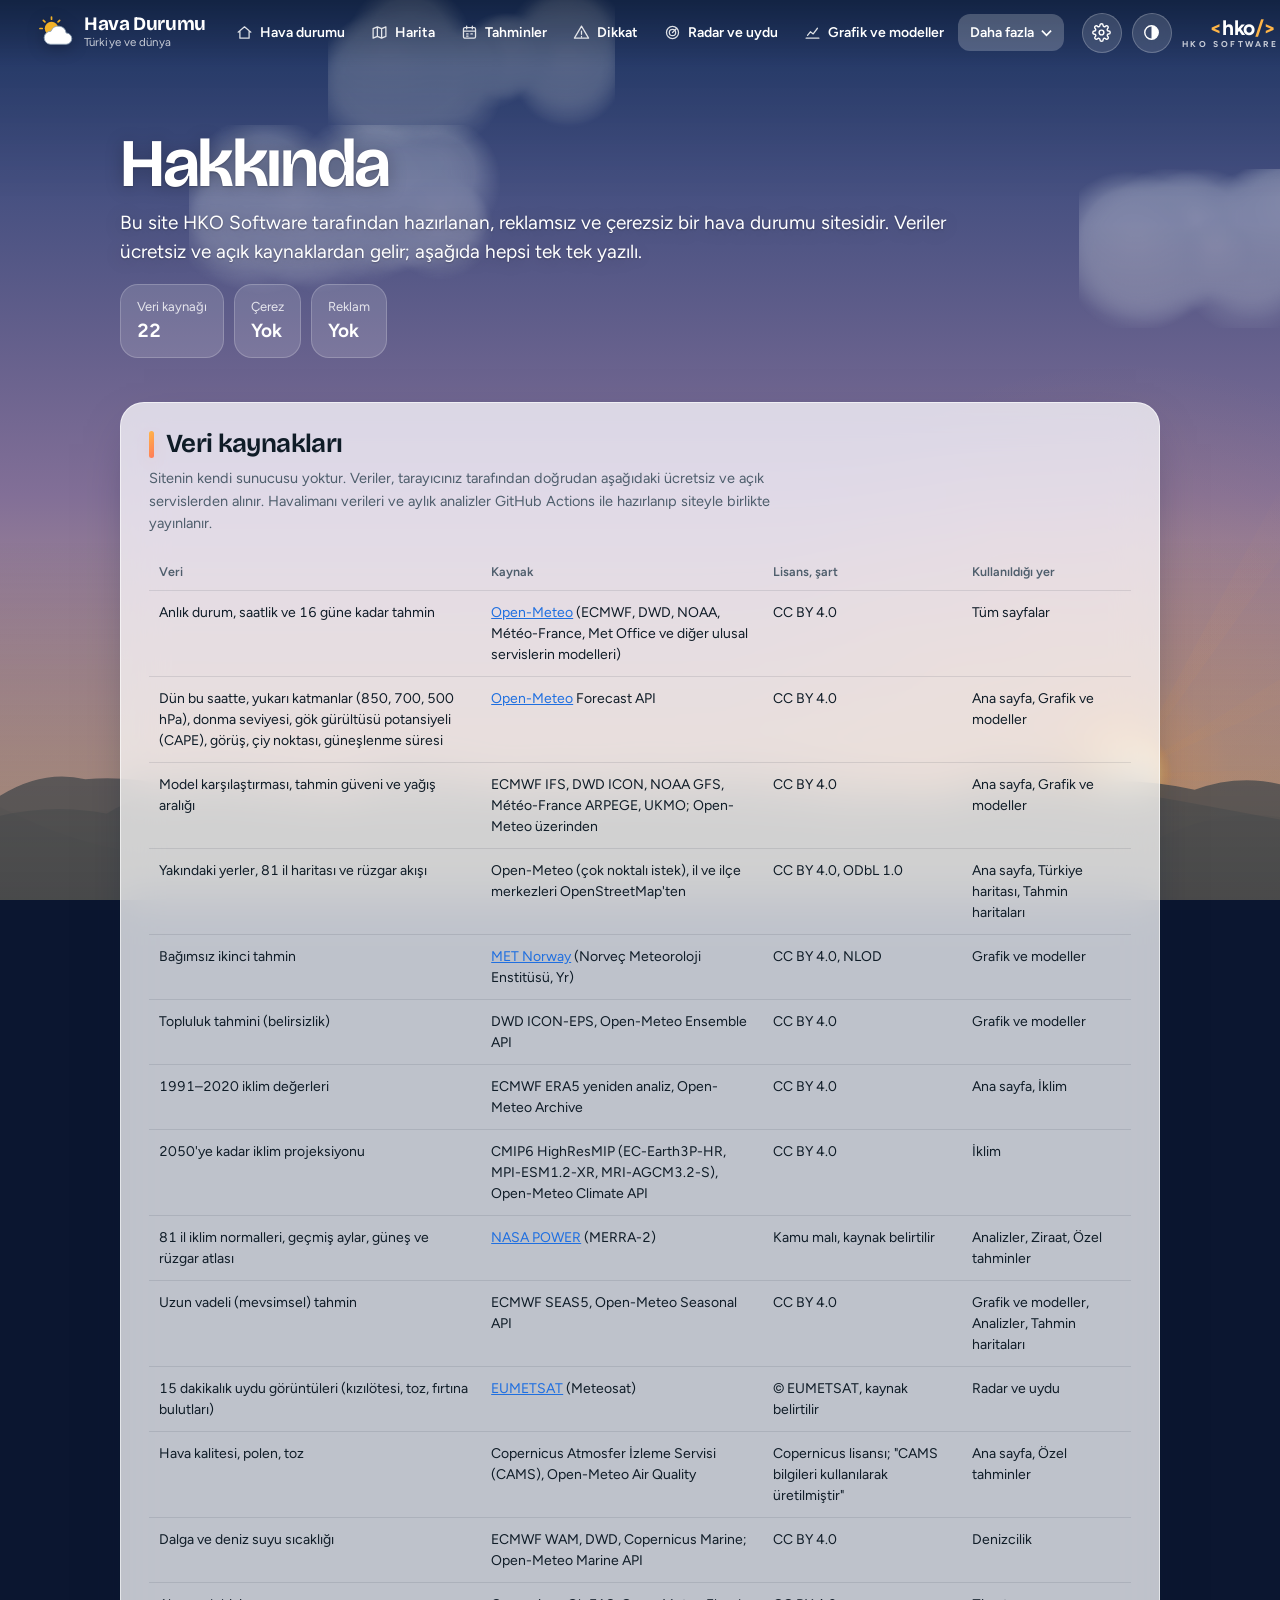
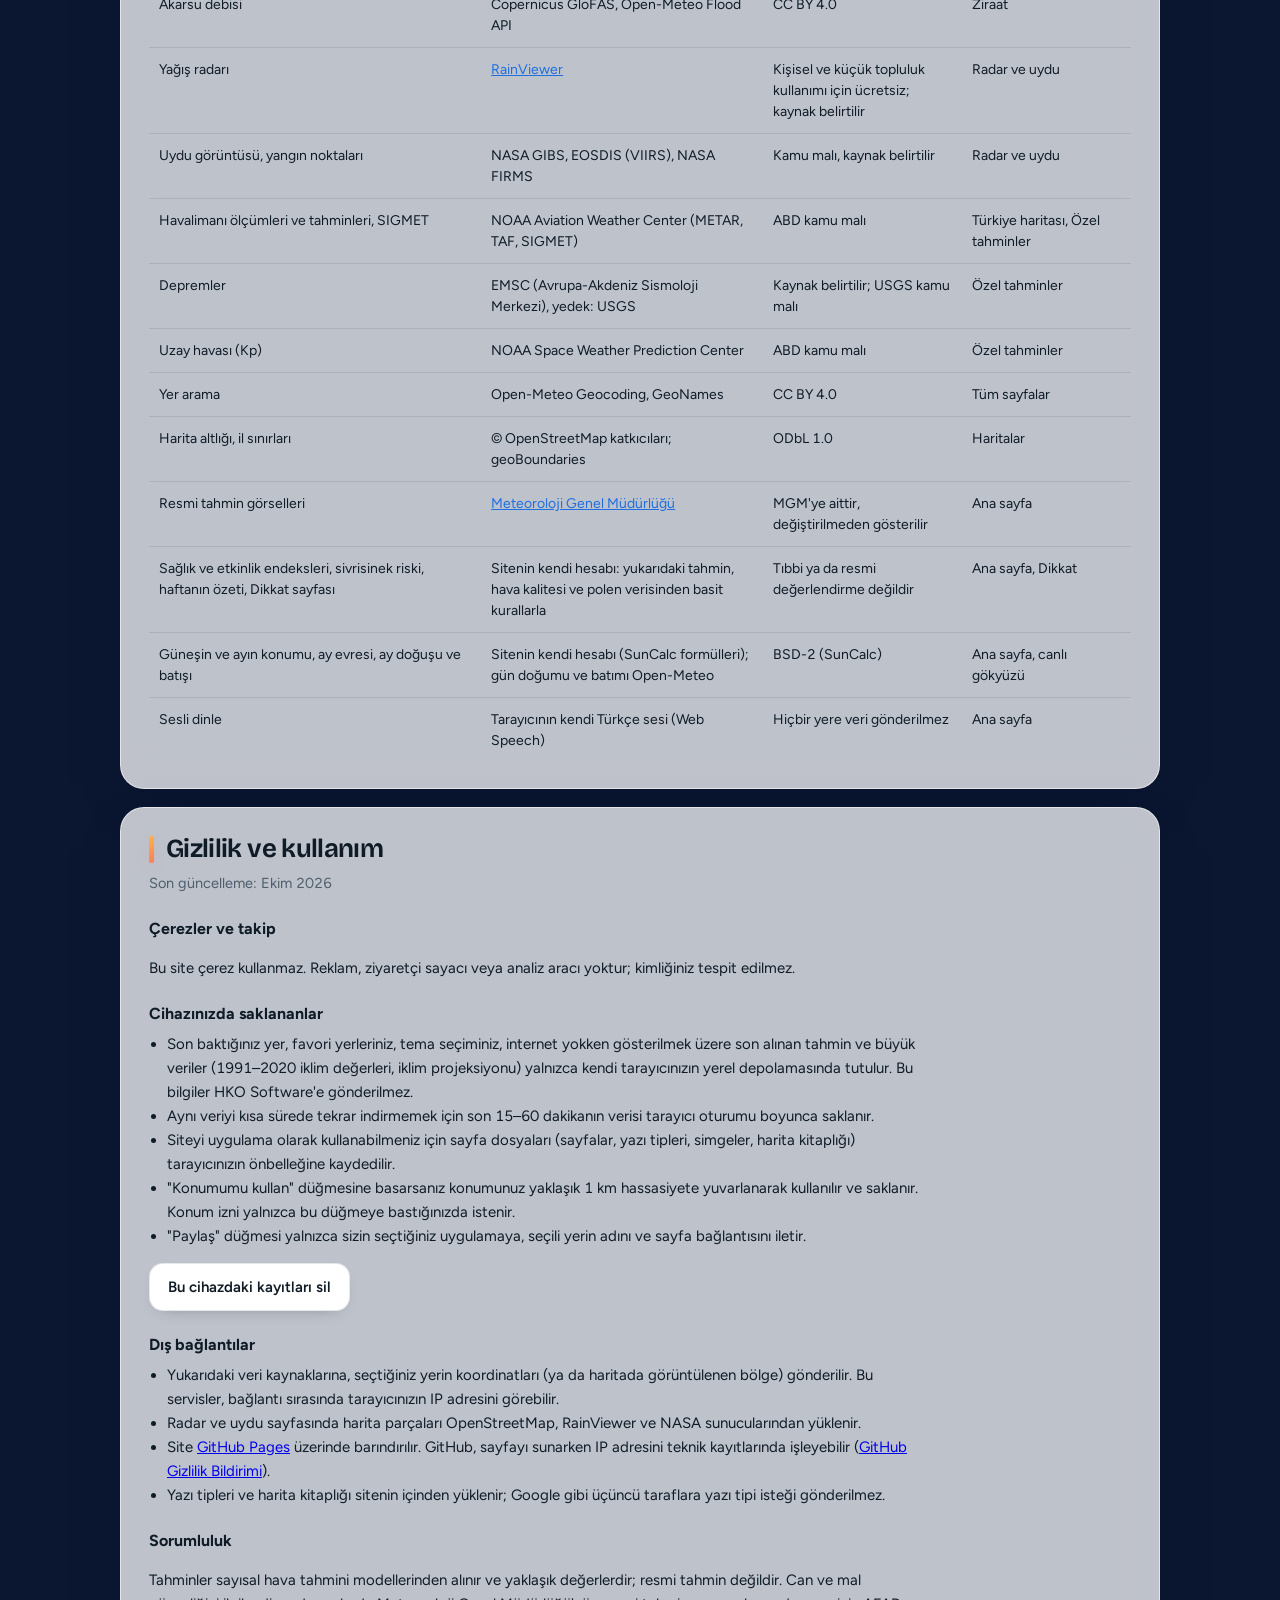
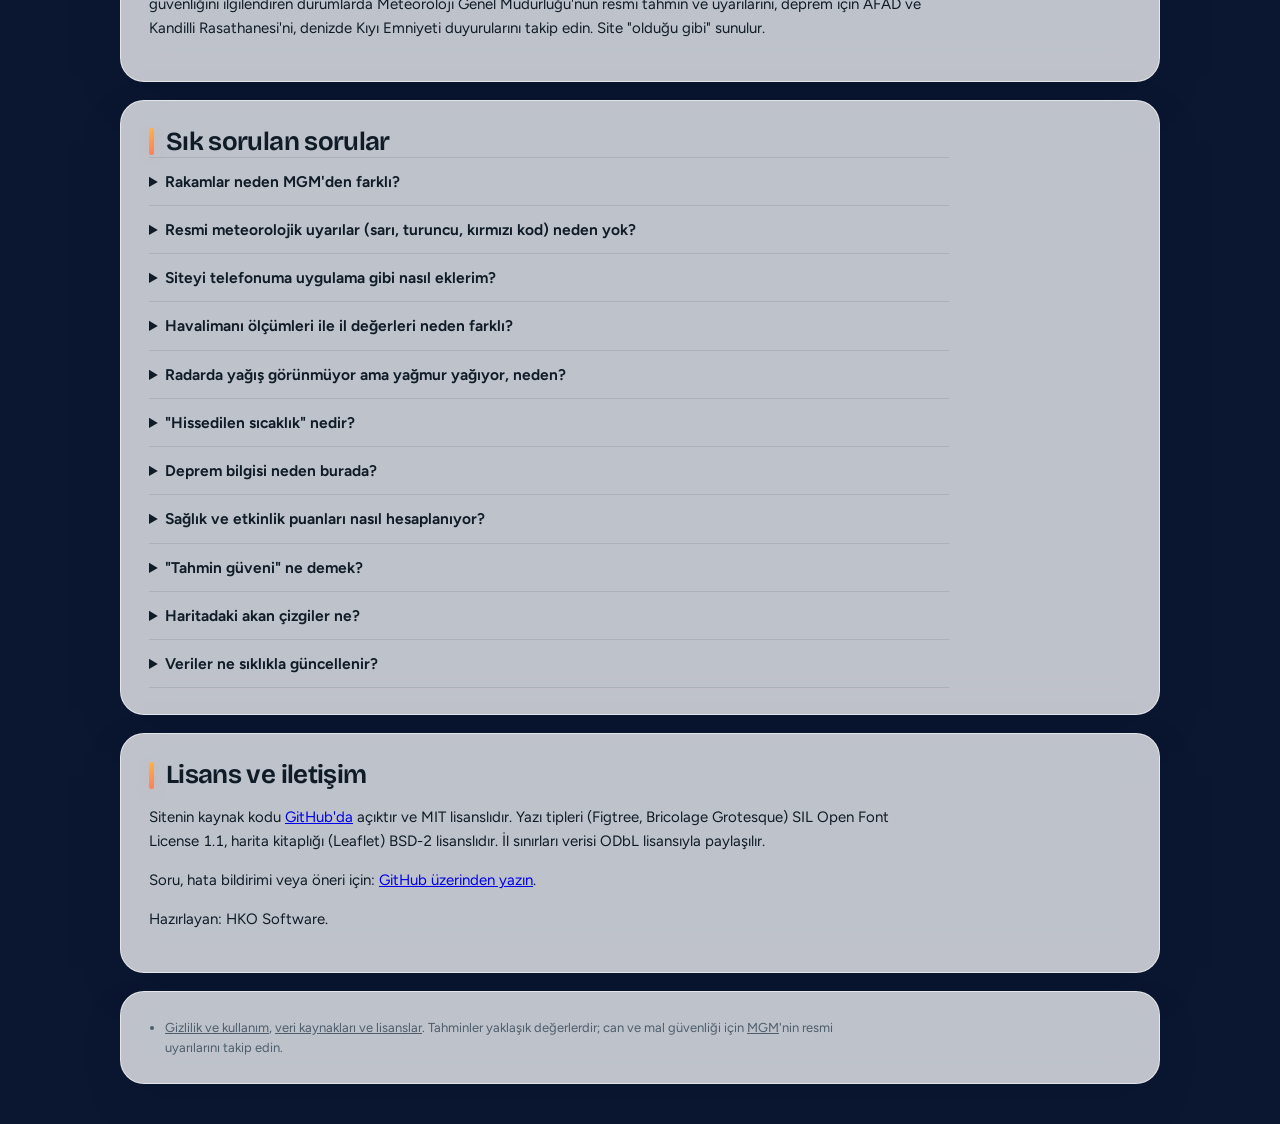
<file: hakkinda.html>
<!doctype html>
<html lang="tr">
<head>
<meta charset="utf-8">
<meta name="viewport" content="width=device-width, initial-scale=1, viewport-fit=cover">
<title>Hakkında · Hava Durumu</title>
<meta name="description" content="Hava Durumu sitesinin veri kaynakları, lisanslar, gizlilik ve sık sorulan sorular.">
<link rel="icon" type="image/png" sizes="192x192" href="icon-192.png">
<link rel="apple-touch-icon" href="icon-192.png">
<meta name="theme-color" content="#11141A">
<link rel="manifest" href="manifest.webmanifest">
<meta name="apple-mobile-web-app-title" content="Hava Durumu">
<meta name="mobile-web-app-capable" content="yes">
<meta name="apple-mobile-web-app-capable" content="yes">
<script>
  // Seçilen tema sayfa çizilmeden uygulanır
  try { const t = JSON.parse(localStorage.getItem('hava.tema')); if (t === 'light' || t === 'dark') document.documentElement.dataset.theme = t; } catch (e) {}
</script>
<link rel="stylesheet" href="assets/site.css">
</head>
<body>
<main>
  <div class="skyarea"><div class="wrap">
    <div class="top">
      
    </div>
    <section class="sayfa" aria-labelledby="h-sayfa">
      <h1 id="h-sayfa">Hakkında</h1>
      <p class="giris" id="giris">Bu site HKO Software tarafından hazırlanan, reklamsız ve çerezsiz bir hava durumu sitesidir. Veriler ücretsiz ve açık kaynaklardan gelir; aşağıda hepsi tek tek yazılı.</p>
      <dl class="kisa" id="kisa"></dl>
    </section>
  </div></div>
  <div class="sheet"><div class="wrap">
    <div id="details">
      <section class="sec" id="kaynaklar" aria-labelledby="h-k">
        <h2 id="h-k">Veri kaynakları</h2>
        <p class="note">Sitenin kendi sunucusu yoktur. Veriler, tarayıcınız tarafından doğrudan aşağıdaki ücretsiz ve açık servislerden alınır. Havalimanı verileri ve aylık analizler GitHub Actions ile hazırlanıp siteyle birlikte yayınlanır.</p>
        <div class="tbl-wrap"><table class="kaynak">
          <thead><tr><th class="l">Veri</th><th class="l">Kaynak</th><th class="l">Lisans, şart</th><th class="l">Kullanıldığı yer</th></tr></thead>
          <tbody>
            <tr><td class="l">Anlık durum, saatlik ve 16 güne kadar tahmin</td><td class="l"><a href="https://open-meteo.com/" target="_blank" rel="noopener">Open-Meteo</a> (ECMWF, DWD, NOAA, Météo-France, Met Office ve diğer ulusal servislerin modelleri)</td><td class="l">CC BY 4.0</td><td class="l">Tüm sayfalar</td></tr>
            <tr><td class="l">Dün bu saatte, yukarı katmanlar (850, 700, 500 hPa), donma seviyesi, gök gürültüsü potansiyeli (CAPE), görüş, çiy noktası, güneşlenme süresi</td><td class="l"><a href="https://open-meteo.com/" target="_blank" rel="noopener">Open-Meteo</a> Forecast API</td><td class="l">CC BY 4.0</td><td class="l">Ana sayfa, Grafik ve modeller</td></tr>
            <tr><td class="l">Model karşılaştırması, tahmin güveni ve yağış aralığı</td><td class="l">ECMWF IFS, DWD ICON, NOAA GFS, Météo-France ARPEGE, UKMO; Open-Meteo üzerinden</td><td class="l">CC BY 4.0</td><td class="l">Ana sayfa, Grafik ve modeller</td></tr>
            <tr><td class="l">Yakındaki yerler, 81 il haritası ve rüzgar akışı</td><td class="l">Open-Meteo (çok noktalı istek), il ve ilçe merkezleri OpenStreetMap'ten</td><td class="l">CC BY 4.0, ODbL 1.0</td><td class="l">Ana sayfa, Türkiye haritası, Tahmin haritaları</td></tr>
            <tr><td class="l">Bağımsız ikinci tahmin</td><td class="l"><a href="https://api.met.no/" target="_blank" rel="noopener">MET Norway</a> (Norveç Meteoroloji Enstitüsü, Yr)</td><td class="l">CC BY 4.0, NLOD</td><td class="l">Grafik ve modeller</td></tr>
            <tr><td class="l">Topluluk tahmini (belirsizlik)</td><td class="l">DWD ICON-EPS, Open-Meteo Ensemble API</td><td class="l">CC BY 4.0</td><td class="l">Grafik ve modeller</td></tr>
            <tr><td class="l">1991–2020 iklim değerleri</td><td class="l">ECMWF ERA5 yeniden analiz, Open-Meteo Archive</td><td class="l">CC BY 4.0</td><td class="l">Ana sayfa, İklim</td></tr>
            <tr><td class="l">2050'ye kadar iklim projeksiyonu</td><td class="l">CMIP6 HighResMIP (EC-Earth3P-HR, MPI-ESM1.2-XR, MRI-AGCM3.2-S), Open-Meteo Climate API</td><td class="l">CC BY 4.0</td><td class="l">İklim</td></tr>
            <tr><td class="l">81 il iklim normalleri, geçmiş aylar, güneş ve rüzgar atlası</td><td class="l"><a href="https://power.larc.nasa.gov/" target="_blank" rel="noopener">NASA POWER</a> (MERRA-2)</td><td class="l">Kamu malı, kaynak belirtilir</td><td class="l">Analizler, Ziraat, Özel tahminler</td></tr>
            <tr><td class="l">Uzun vadeli (mevsimsel) tahmin</td><td class="l">ECMWF SEAS5, Open-Meteo Seasonal API</td><td class="l">CC BY 4.0</td><td class="l">Grafik ve modeller, Analizler, Tahmin haritaları</td></tr>
            <tr><td class="l">15 dakikalık uydu görüntüleri (kızılötesi, toz, fırtına bulutları)</td><td class="l"><a href="https://view.eumetsat.int/" target="_blank" rel="noopener">EUMETSAT</a> (Meteosat)</td><td class="l">© EUMETSAT, kaynak belirtilir</td><td class="l">Radar ve uydu</td></tr>
            <tr><td class="l">Hava kalitesi, polen, toz</td><td class="l">Copernicus Atmosfer İzleme Servisi (CAMS), Open-Meteo Air Quality</td><td class="l">Copernicus lisansı; "CAMS bilgileri kullanılarak üretilmiştir"</td><td class="l">Ana sayfa, Özel tahminler</td></tr>
            <tr><td class="l">Dalga ve deniz suyu sıcaklığı</td><td class="l">ECMWF WAM, DWD, Copernicus Marine; Open-Meteo Marine API</td><td class="l">CC BY 4.0</td><td class="l">Denizcilik</td></tr>
            <tr><td class="l">Akarsu debisi</td><td class="l">Copernicus GloFAS, Open-Meteo Flood API</td><td class="l">CC BY 4.0</td><td class="l">Ziraat</td></tr>
            <tr><td class="l">Yağış radarı</td><td class="l"><a href="https://www.rainviewer.com/" target="_blank" rel="noopener">RainViewer</a></td><td class="l">Kişisel ve küçük topluluk kullanımı için ücretsiz; kaynak belirtilir</td><td class="l">Radar ve uydu</td></tr>
            <tr><td class="l">Uydu görüntüsü, yangın noktaları</td><td class="l">NASA GIBS, EOSDIS (VIIRS), NASA FIRMS</td><td class="l">Kamu malı, kaynak belirtilir</td><td class="l">Radar ve uydu</td></tr>
            <tr><td class="l">Havalimanı ölçümleri ve tahminleri, SIGMET</td><td class="l">NOAA Aviation Weather Center (METAR, TAF, SIGMET)</td><td class="l">ABD kamu malı</td><td class="l">Türkiye haritası, Özel tahminler</td></tr>
            <tr><td class="l">Depremler</td><td class="l">EMSC (Avrupa-Akdeniz Sismoloji Merkezi), yedek: USGS</td><td class="l">Kaynak belirtilir; USGS kamu malı</td><td class="l">Özel tahminler</td></tr>
            <tr><td class="l">Uzay havası (Kp)</td><td class="l">NOAA Space Weather Prediction Center</td><td class="l">ABD kamu malı</td><td class="l">Özel tahminler</td></tr>
            <tr><td class="l">Yer arama</td><td class="l">Open-Meteo Geocoding, GeoNames</td><td class="l">CC BY 4.0</td><td class="l">Tüm sayfalar</td></tr>
            <tr><td class="l">Harita altlığı, il sınırları</td><td class="l">© OpenStreetMap katkıcıları; geoBoundaries</td><td class="l">ODbL 1.0</td><td class="l">Haritalar</td></tr>
            <tr><td class="l">Resmi tahmin görselleri</td><td class="l"><a href="https://www.mgm.gov.tr/site/link-vermek-icin.aspx" target="_blank" rel="noopener">Meteoroloji Genel Müdürlüğü</a></td><td class="l">MGM'ye aittir, değiştirilmeden gösterilir</td><td class="l">Ana sayfa</td></tr>
            <tr><td class="l">Sağlık ve etkinlik endeksleri, sivrisinek riski, haftanın özeti, Dikkat sayfası</td><td class="l">Sitenin kendi hesabı: yukarıdaki tahmin, hava kalitesi ve polen verisinden basit kurallarla</td><td class="l">Tıbbi ya da resmi değerlendirme değildir</td><td class="l">Ana sayfa, Dikkat</td></tr>
            <tr><td class="l">Güneşin ve ayın konumu, ay evresi, ay doğuşu ve batışı</td><td class="l">Sitenin kendi hesabı (SunCalc formülleri); gün doğumu ve batımı Open-Meteo</td><td class="l">BSD-2 (SunCalc)</td><td class="l">Ana sayfa, canlı gökyüzü</td></tr>
            <tr><td class="l">Sesli dinle</td><td class="l">Tarayıcının kendi Türkçe sesi (Web Speech)</td><td class="l">Hiçbir yere veri gönderilmez</td><td class="l">Ana sayfa</td></tr>
          </tbody>
        </table></div>
      </section>
      <section class="sec" id="gizlilik" aria-labelledby="h-g">
        <h2 id="h-g">Gizlilik ve kullanım</h2>
        <p class="note">Son güncelleme: Ekim 2026</p>
        <div class="metin">
          <h3>Çerezler ve takip</h3>
          <p>Bu site çerez kullanmaz. Reklam, ziyaretçi sayacı veya analiz aracı yoktur; kimliğiniz tespit edilmez.</p>
          <h3>Cihazınızda saklananlar</h3>
          <ul>
            <li>Son baktığınız yer, favori yerleriniz, tema seçiminiz, internet yokken gösterilmek üzere son alınan tahmin ve büyük veriler (1991–2020 iklim değerleri, iklim projeksiyonu) yalnızca kendi tarayıcınızın yerel depolamasında tutulur. Bu bilgiler HKO Software'e gönderilmez.</li>
            <li>Aynı veriyi kısa sürede tekrar indirmemek için son 15–60 dakikanın verisi tarayıcı oturumu boyunca saklanır.</li>
            <li>Siteyi uygulama olarak kullanabilmeniz için sayfa dosyaları (sayfalar, yazı tipleri, simgeler, harita kitaplığı) tarayıcınızın önbelleğine kaydedilir.</li>
            <li>"Konumumu kullan" düğmesine basarsanız konumunuz yaklaşık 1 km hassasiyete yuvarlanarak kullanılır ve saklanır. Konum izni yalnızca bu düğmeye bastığınızda istenir.</li>
            <li>"Paylaş" düğmesi yalnızca sizin seçtiğiniz uygulamaya, seçili yerin adını ve sayfa bağlantısını iletir.</li>
          </ul>
          <p><button class="btn" type="button" id="temizle">Bu cihazdaki kayıtları sil</button> <span class="muted" id="temizle-s"></span></p>
          <h3>Dış bağlantılar</h3>
          <ul>
            <li>Yukarıdaki veri kaynaklarına, seçtiğiniz yerin koordinatları (ya da haritada görüntülenen bölge) gönderilir. Bu servisler, bağlantı sırasında tarayıcınızın IP adresini görebilir.</li>
            <li>Radar ve uydu sayfasında harita parçaları OpenStreetMap, RainViewer ve NASA sunucularından yüklenir.</li>
            <li>Site <a href="https://pages.github.com/" target="_blank" rel="noopener">GitHub Pages</a> üzerinde barındırılır. GitHub, sayfayı sunarken IP adresini teknik kayıtlarında işleyebilir (<a href="https://docs.github.com/tr/site-policy/privacy-policies/github-general-privacy-statement" target="_blank" rel="noopener">GitHub Gizlilik Bildirimi</a>).</li>
            <li>Yazı tipleri ve harita kitaplığı sitenin içinden yüklenir; Google gibi üçüncü taraflara yazı tipi isteği gönderilmez.</li>
          </ul>
          <h3>Sorumluluk</h3>
          <p>Tahminler sayısal hava tahmini modellerinden alınır ve yaklaşık değerlerdir; resmi tahmin değildir. Can ve mal güvenliğini ilgilendiren durumlarda Meteoroloji Genel Müdürlüğü'nün resmi tahmin ve uyarılarını, deprem için AFAD ve Kandilli Rasathanesi'ni, denizde Kıyı Emniyeti duyurularını takip edin. Site "olduğu gibi" sunulur.</p>
        </div>
      </section>
      <section class="sec" id="sss" aria-labelledby="h-s">
        <h2 id="h-s">Sık sorulan sorular</h2>
        <div class="sss">
          <details><summary>Rakamlar neden MGM'den farklı?</summary><p>MGM kendi istasyon ölçümlerini ve modellerini kullanır; bu site ise uluslararası modelleri kullanır. Fark genellikle 0–3 derecedir. "Grafik ve modeller" sayfasında farklı modellerin aynı yer için ne dediğini yan yana görebilirsiniz.</p></details>
          <details><summary>Resmi meteorolojik uyarılar (sarı, turuncu, kırmızı kod) neden yok?</summary><p>Resmi uyarıları yalnızca MGM yayımlar ve bu verinin başka sitelerde kullanılması için ücretsiz, izinli bir kaynak yoktur. Uyarılar için <a href="https://www.mgm.gov.tr/" target="_blank" rel="noopener">mgm.gov.tr</a> adresini takip edin.</p></details>
          <details><summary>Siteyi telefonuma uygulama gibi nasıl eklerim?</summary><p>Android'de Chrome menüsünden "Ana ekrana ekle" ya da "Uygulamayı yükle"yi seçin. iPhone'da Safari'de Paylaş düğmesine, sonra "Ana Ekrana Ekle"ye dokunun. Site kendi simgesiyle açılır ve internet yokken son tahmini gösterir.</p></details>
          <details><summary>Havalimanı ölçümleri ile il değerleri neden farklı?</summary><p>Havalimanı ölçümleri gerçek termometre değerleridir ve havalimanının bulunduğu noktaya aittir. İl değerleri ise il merkezi için modelin hesapladığı değerdir. Havalimanı şehir merkezinden uzak ya da farklı yükseklikteyse fark büyük olabilir.</p></details>
          <details><summary>Radarda yağış görünmüyor ama yağmur yağıyor, neden?</summary><p>Radar kapsamı her bölgede aynı değildir; dağlık bölgelerde ve radarlardan uzak yerlerde hafif yağışlar görünmeyebilir. Radar görüntüleri yaklaşık 10 dakika gecikmeli gelir.</p></details>
          <details><summary>"Hissedilen sıcaklık" nedir?</summary><p>Sıcaklık, nem ve rüzgarın birlikte insan vücudunda yarattığı etkidir. Rüzgarlı soğuk havada daha düşük, nemli sıcak havada daha yüksek hissedilir.</p></details>
          <details><summary>Deprem bilgisi neden burada?</summary><p>MGM'nin sitesinde de deprem bölgesi hava tahmini yer alır. Burada son 7 günün 2,5 ve üstü depremleri Avrupa-Akdeniz Sismoloji Merkezi'nden alınır. Resmi bilgi kaynağı AFAD ve Kandilli Rasathanesi'dir.</p></details>
          <details><summary>Sağlık ve etkinlik puanları nasıl hesaplanıyor?</summary><p>Önümüzdeki saatlerin sıcaklık, hissedilen sıcaklık, nem, basınç değişimi, yağış ihtimali, rüzgar, görüş ve bulut tahmininden; astım için hava kalitesi ve polenden basit kurallarla hesaplanır. Örneğin 24 saatte 8 hPa'dan fazla basınç değişimi migren riskini yükseltir. Genel bir yol göstericidir, tıbbi tavsiye değildir.</p></details>
          <details><summary>"Tahmin güveni" ne demek?</summary><p>Üç büyük hava modeli (ECMWF, ICON, GFS) aynı gün için ne kadar benzer sıcaklık ve yağış bekliyorsa güven o kadar yüksektir. Modeller birbirinden çok farklıysa tahmin değişebilir; o günü birkaç gün sonra tekrar kontrol edin.</p></details>
          <details><summary>Haritadaki akan çizgiler ne?</summary><p>"Rüzgar" katmanındaki çizgiler rüzgarın estiği yöne akar, hızları rüzgarın kuvvetini gösterir. 81 il merkezinin rüzgarı aradaki yerlere yayılarak hesaplanır; dağlık bölgelerde gerçek rüzgar yerel olarak farklı olabilir.</p></details>
          <details><summary>Veriler ne sıklıkla güncellenir?</summary><p>Tahminler sayfayı her açtığınızda ve sayfa açık kaldıkça 15 dakikada bir yenilenir. Radar 10 dakikada bir, havalimanı ölçümleri yarım saatte bir, uydu görüntüsü günde bir kez yenilenir.</p></details>
        </div>
      </section>
      <section class="sec" id="lisans" aria-labelledby="h-l">
        <h2 id="h-l">Lisans ve iletişim</h2>
        <div class="metin">
          <p>Sitenin kaynak kodu <a href="https://github.com/nihathko/hava-durumu" target="_blank" rel="noopener">GitHub'da</a> açıktır ve MIT lisanslıdır. Yazı tipleri (Figtree, Bricolage Grotesque) SIL Open Font License 1.1, harita kitaplığı (Leaflet) BSD-2 lisanslıdır. İl sınırları verisi ODbL lisansıyla paylaşılır.</p>
          <p>Soru, hata bildirimi veya öneri için: <a href="https://github.com/nihathko/hava-durumu/issues" target="_blank" rel="noopener">GitHub üzerinden yazın</a>.</p>
          <p>Hazırlayan: HKO Software.</p>
        </div>
      </section>

    </div>
    <footer class="notes">
      <ul>

        <li><a href="hakkinda.html#gizlilik">Gizlilik ve kullanım</a>, <a href="hakkinda.html#kaynaklar">veri kaynakları ve lisanslar</a>. Tahminler yaklaşık değerlerdir; can ve mal güvenliği için <a href="https://www.mgm.gov.tr/" target="_blank" rel="noopener">MGM</a>'nin resmi uyarılarını takip edin.</li>
      </ul>
    </footer>
  </div></div>
</main>

<script src="assets/gokyuzu.js"></script>
<script src="assets/ililce.js"></script>
<script src="assets/ortak.js"></script>
<script src="assets/hakkinda.js"></script>
</body>
</html>
</file>
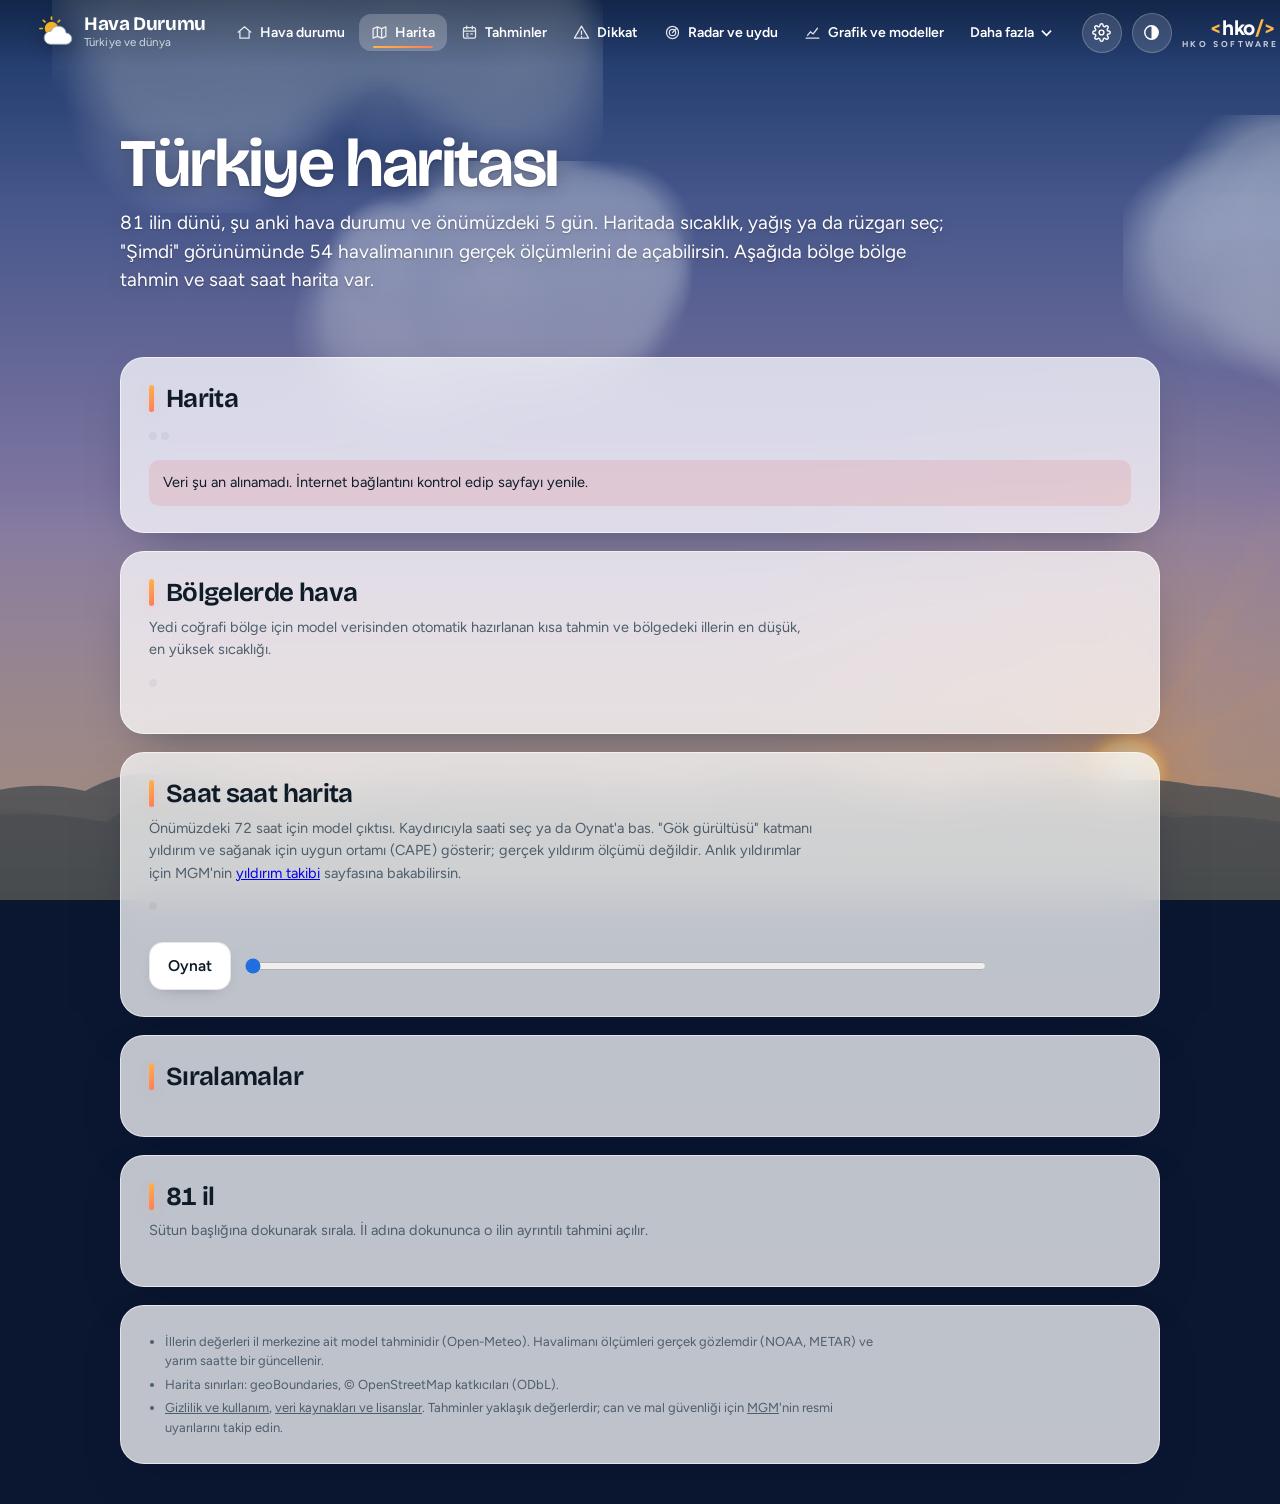
<file: harita.html>
<!doctype html>
<html lang="tr">
<head>
<meta charset="utf-8">
<meta name="viewport" content="width=device-width, initial-scale=1, viewport-fit=cover">
<title>Türkiye haritası · Hava Durumu</title>
<meta name="description" content="81 ilin şu anki hava durumu ve 5 günlük haritalı tahmini, havalimanı ölçümleri, en sıcak ve en soğuk iller.">
<link rel="icon" type="image/png" sizes="192x192" href="icon-192.png">
<link rel="apple-touch-icon" href="icon-192.png">
<meta name="theme-color" content="#11141A">
<link rel="manifest" href="manifest.webmanifest">
<meta name="apple-mobile-web-app-title" content="Hava Durumu">
<meta name="mobile-web-app-capable" content="yes">
<meta name="apple-mobile-web-app-capable" content="yes">
<script>
  // Seçilen tema sayfa çizilmeden uygulanır
  try { const t = JSON.parse(localStorage.getItem('hava.tema')); if (t === 'light' || t === 'dark') document.documentElement.dataset.theme = t; } catch (e) {}
</script>
<link rel="stylesheet" href="assets/site.css">
</head>
<body>
<main>
  <div class="skyarea"><div class="wrap">
    <div class="top">
      
    </div>
    <section class="sayfa" aria-labelledby="h-sayfa">
      <h1 id="h-sayfa">Türkiye haritası</h1>
      <p class="giris" id="giris">81 ilin dünü, şu anki hava durumu ve önümüzdeki 5 gün. Haritada sıcaklık, yağış ya da rüzgarı seç; "Şimdi" görünümünde 54 havalimanının gerçek ölçümlerini de açabilirsin. Aşağıda bölge bölge tahmin ve saat saat harita var.</p>
      <dl class="kisa" id="kisa"></dl>
    </section>
  </div></div>
  <div class="sheet"><div class="wrap">
    <div id="details">
      <section class="sec" aria-labelledby="h-h">
        <h2 id="h-h">Harita</h2>
        <p class="note" id="hnot"></p>
        <div class="tabs" id="zaman" aria-label="Gün"></div>
        <div class="tabs" id="katman" aria-label="Harita katmanı"></div>
        <div class="trh-wrap" id="harita"></div>
        <div id="lj"></div>
      </section>
      <section class="sec" aria-labelledby="h-b">
        <h2 id="h-b">Bölgelerde hava</h2>
        <p class="note">Yedi coğrafi bölge için model verisinden otomatik hazırlanan kısa tahmin ve bölgedeki illerin en düşük, en yüksek sıcaklığı.</p>
        <div class="tabs" id="bgun" aria-label="Gün"></div>
        <div class="bolgeler" id="bolge"></div>
      </section>
      <section class="sec" aria-labelledby="h-ss">
        <h2 id="h-ss">Saat saat harita</h2>
        <p class="note">Önümüzdeki 72 saat için model çıktısı. Kaydırıcıyla saati seç ya da Oynat'a bas. "Gök gürültüsü" katmanı yıldırım ve sağanak için uygun ortamı (CAPE) gösterir; gerçek yıldırım ölçümü değildir. Anlık yıldırımlar için MGM'nin <a href="https://www.mgm.gov.tr/sondurum/yildirim-takip.aspx" target="_blank" rel="noopener">yıldırım takibi</a> sayfasına bakabilirsin.</p>
        <div class="tabs" id="skat" aria-label="Katman"></div>
        <div class="trh-wrap" id="sharita"></div>
        <div id="slj2"></div>
        <div class="oynat"><button class="btn" id="soy" type="button">Oynat</button><input type="range" id="ssaat" min="0" max="0" value="0" aria-label="Saat"><span class="zaman" id="szmn"></span></div>
      </section>
      <section class="sec" aria-labelledby="h-s">
        <h2 id="h-s">Sıralamalar</h2>
        <p class="note" id="snot"></p>
        <div class="siralar" id="siralar"></div>
      </section>
      <section class="sec" aria-labelledby="h-t">
        <h2 id="h-t">81 il</h2>
        <p class="note">Sütun başlığına dokunarak sırala. İl adına dokununca o ilin ayrıntılı tahmini açılır.</p>
        <div class="tbl-wrap" id="tablo"></div>
      </section>
    </div>
    <footer class="notes">
      <ul>
        <li>İllerin değerleri il merkezine ait model tahminidir (Open-Meteo). Havalimanı ölçümleri gerçek gözlemdir (NOAA, METAR) ve yarım saatte bir güncellenir.</li>
        <li>Harita sınırları: geoBoundaries, © OpenStreetMap katkıcıları (ODbL).</li>
        <li><a href="hakkinda.html#gizlilik">Gizlilik ve kullanım</a>, <a href="hakkinda.html#kaynaklar">veri kaynakları ve lisanslar</a>. Tahminler yaklaşık değerlerdir; can ve mal güvenliği için <a href="https://www.mgm.gov.tr/" target="_blank" rel="noopener">MGM</a>'nin resmi uyarılarını takip edin.</li>
      </ul>
    </footer>
  </div></div>
</main>

<script src="assets/gokyuzu.js"></script>
<script src="assets/ililce.js"></script>
<script src="assets/turkiye.js"></script>
<script src="assets/ortak.js"></script>
<script src="assets/harita.js"></script>
</body>
</html>
</file>
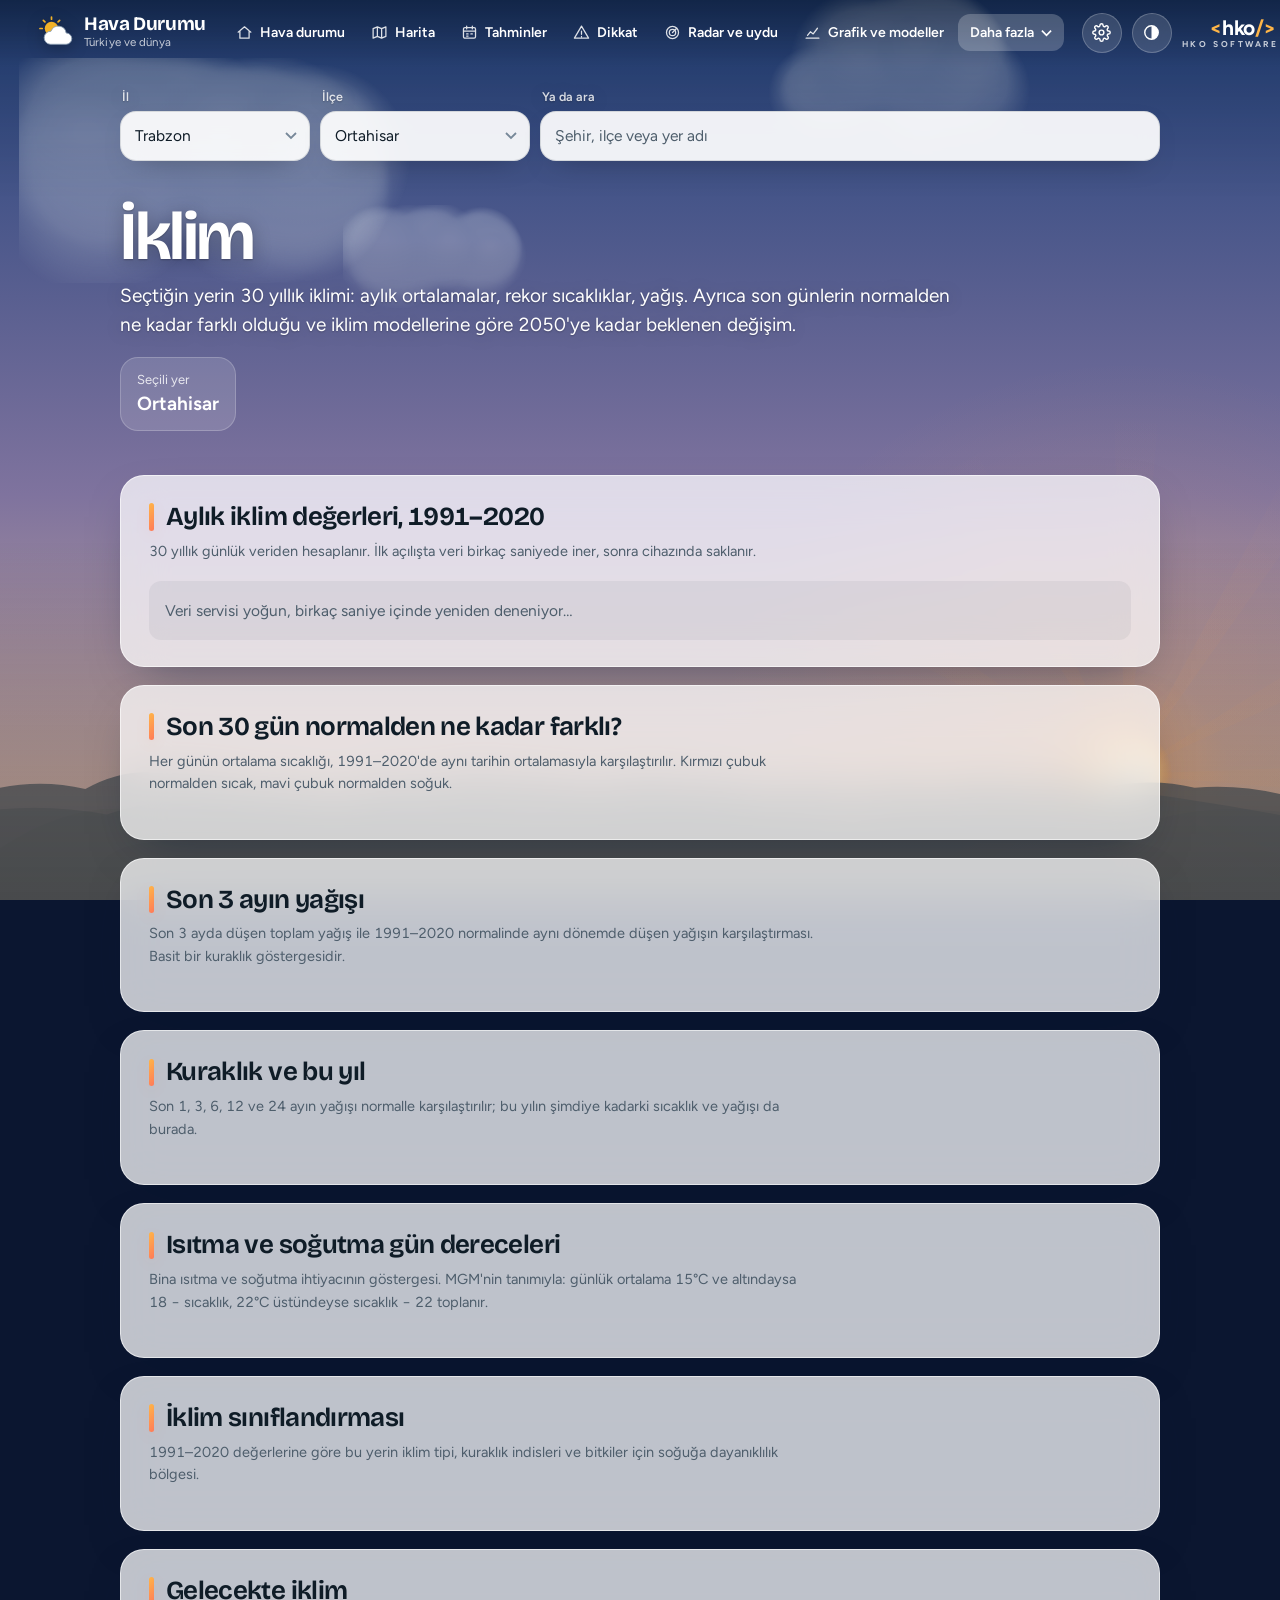
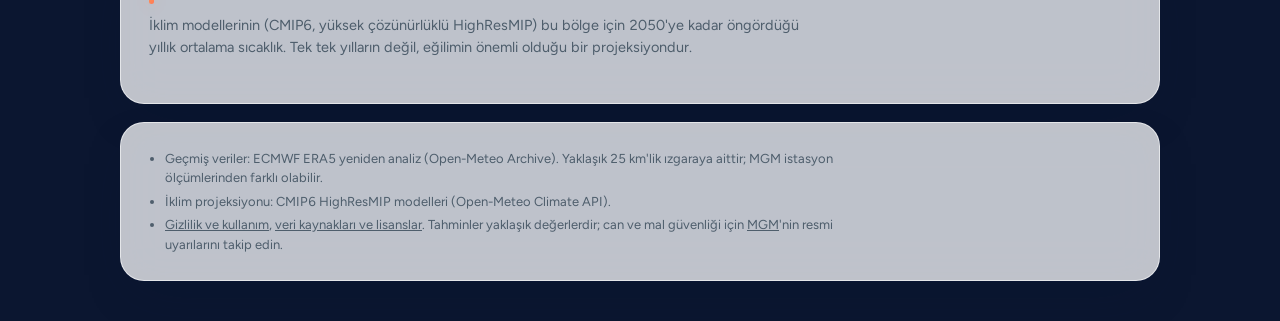
<file: iklim.html>
<!doctype html>
<html lang="tr">
<head>
<meta charset="utf-8">
<meta name="viewport" content="width=device-width, initial-scale=1, viewport-fit=cover">
<title>İklim · Hava Durumu</title>
<meta name="description" content="1991–2020 aylık iklim değerleri ve rekorlar, son 30 günün normalden farkı, son 3 ayın yağışı ve 2050'ye kadar iklim projeksiyonu.">
<link rel="icon" type="image/png" sizes="192x192" href="icon-192.png">
<link rel="apple-touch-icon" href="icon-192.png">
<meta name="theme-color" content="#11141A">
<link rel="manifest" href="manifest.webmanifest">
<meta name="apple-mobile-web-app-title" content="Hava Durumu">
<meta name="mobile-web-app-capable" content="yes">
<meta name="apple-mobile-web-app-capable" content="yes">
<script>
  // Seçilen tema sayfa çizilmeden uygulanır
  try { const t = JSON.parse(localStorage.getItem('hava.tema')); if (t === 'light' || t === 'dark') document.documentElement.dataset.theme = t; } catch (e) {}
</script>
<link rel="stylesheet" href="assets/site.css">
</head>
<body>
<main>
  <div class="skyarea"><div class="wrap">
    <div class="top">
      <div class="yerkutu" id="yer"></div>
    </div>
    <section class="sayfa" aria-labelledby="h-sayfa">
      <h1 id="h-sayfa">İklim</h1>
      <p class="giris" id="giris">Seçtiğin yerin 30 yıllık iklimi: aylık ortalamalar, rekor sıcaklıklar, yağış. Ayrıca son günlerin normalden ne kadar farklı olduğu ve iklim modellerine göre 2050'ye kadar beklenen değişim.</p>
      <dl class="kisa" id="kisa"></dl>
    </section>
  </div></div>
  <div class="sheet"><div class="wrap">
    <div id="details">
      <section class="sec" aria-labelledby="h-ay">
        <h2 id="h-ay">Aylık iklim değerleri, 1991–2020</h2>
        <p class="note" id="aynot">30 yıllık günlük veriden hesaplanır. İlk açılışta veri birkaç saniyede iner, sonra cihazında saklanır.</p>
        <div id="ay"></div>
      </section>
      <section class="sec" aria-labelledby="h-son">
        <h2 id="h-son">Son 30 gün normalden ne kadar farklı?</h2>
        <p class="note">Her günün ortalama sıcaklığı, 1991–2020'de aynı tarihin ortalamasıyla karşılaştırılır. Kırmızı çubuk normalden sıcak, mavi çubuk normalden soğuk.</p>
        <div id="son"></div>
      </section>
      <section class="sec" aria-labelledby="h-yil">
        <h2 id="h-yil">Son 3 ayın yağışı</h2>
        <p class="note">Son 3 ayda düşen toplam yağış ile 1991–2020 normalinde aynı dönemde düşen yağışın karşılaştırması. Basit bir kuraklık göstergesidir.</p>
        <div id="yil"></div>
      </section>
      <section class="sec" aria-labelledby="h-kur">
        <h2 id="h-kur">Kuraklık ve bu yıl</h2>
        <p class="note">Son 1, 3, 6, 12 ve 24 ayın yağışı normalle karşılaştırılır; bu yılın şimdiye kadarki sıcaklık ve yağışı da burada.</p>
        <div id="uzun"></div>
      </section>
      <section class="sec" aria-labelledby="h-gd">
        <h2 id="h-gd">Isıtma ve soğutma gün dereceleri</h2>
        <p class="note">Bina ısıtma ve soğutma ihtiyacının göstergesi. MGM'nin tanımıyla: günlük ortalama 15°C ve altındaysa 18 − sıcaklık, 22°C üstündeyse sıcaklık − 22 toplanır.</p>
        <div id="gd"></div>
      </section>
      <section class="sec" aria-labelledby="h-sn">
        <h2 id="h-sn">İklim sınıflandırması</h2>
        <p class="note">1991–2020 değerlerine göre bu yerin iklim tipi, kuraklık indisleri ve bitkiler için soğuğa dayanıklılık bölgesi.</p>
        <div id="sinif"></div>
      </section>
      <section class="sec" aria-labelledby="h-gel">
        <h2 id="h-gel">Gelecekte iklim</h2>
        <p class="note">İklim modellerinin (CMIP6, yüksek çözünürlüklü HighResMIP) bu bölge için 2050'ye kadar öngördüğü yıllık ortalama sıcaklık. Tek tek yılların değil, eğilimin önemli olduğu bir projeksiyondur.</p>
        <div id="gel"></div>
      </section>
    </div>
    <footer class="notes">
      <ul>
        <li>Geçmiş veriler: ECMWF ERA5 yeniden analiz (Open-Meteo Archive). Yaklaşık 25 km'lik ızgaraya aittir; MGM istasyon ölçümlerinden farklı olabilir.</li>
        <li>İklim projeksiyonu: CMIP6 HighResMIP modelleri (Open-Meteo Climate API).</li>
        <li><a href="hakkinda.html#gizlilik">Gizlilik ve kullanım</a>, <a href="hakkinda.html#kaynaklar">veri kaynakları ve lisanslar</a>. Tahminler yaklaşık değerlerdir; can ve mal güvenliği için <a href="https://www.mgm.gov.tr/" target="_blank" rel="noopener">MGM</a>'nin resmi uyarılarını takip edin.</li>
      </ul>
    </footer>
  </div></div>
</main>

<script src="assets/gokyuzu.js"></script>
<script src="assets/ililce.js"></script>
<script src="assets/normal-81.js"></script>
<script src="assets/ortak.js"></script>
<script src="assets/iklim.js"></script>
</body>
</html>
</file>
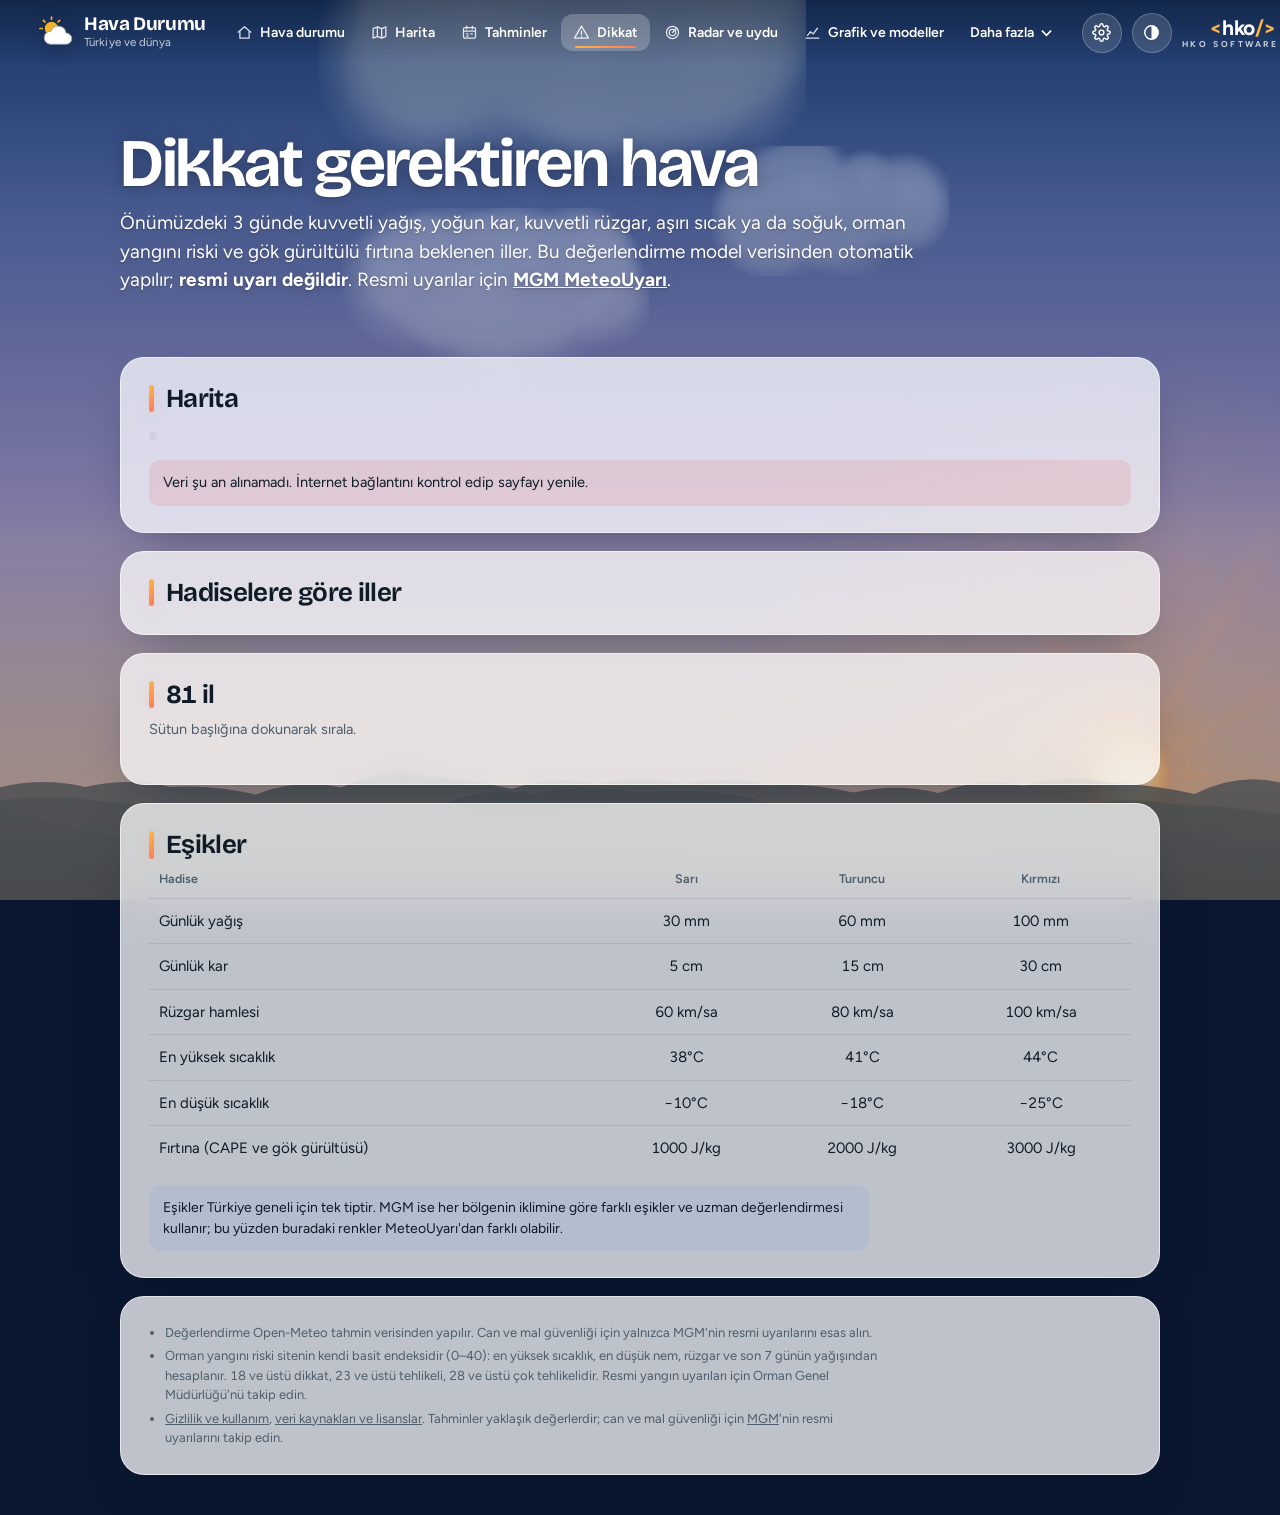
<file: uyari.html>
<!doctype html>
<html lang="tr">
<head>
<meta charset="utf-8">
<meta name="viewport" content="width=device-width, initial-scale=1, viewport-fit=cover">
<title>Dikkat · Hava Durumu</title>
<meta name="description" content="Önümüzdeki 3 günde kuvvetli yağış, kar, fırtına, aşırı sıcak ya da soğuk beklenen iller. Model verisinden otomatik değerlendirme.">
<link rel="icon" type="image/png" sizes="192x192" href="icon-192.png">
<link rel="apple-touch-icon" href="icon-192.png">
<meta name="theme-color" content="#11141A">
<link rel="manifest" href="manifest.webmanifest">
<meta name="apple-mobile-web-app-title" content="Hava Durumu">
<meta name="mobile-web-app-capable" content="yes">
<meta name="apple-mobile-web-app-capable" content="yes">
<script>
  // Seçilen tema sayfa çizilmeden uygulanır
  try { const t = JSON.parse(localStorage.getItem('hava.tema')); if (t === 'light' || t === 'dark') document.documentElement.dataset.theme = t; } catch (e) {}
</script>
<link rel="stylesheet" href="assets/site.css">
</head>
<body>
<main>
  <div class="skyarea"><div class="wrap">
    <div class="top">
      
    </div>
    <section class="sayfa" aria-labelledby="h-sayfa">
      <h1 id="h-sayfa">Dikkat gerektiren hava</h1>
      <p class="giris" id="giris">Önümüzdeki 3 günde kuvvetli yağış, yoğun kar, kuvvetli rüzgar, aşırı sıcak ya da soğuk, orman yangını riski ve gök gürültülü fırtına beklenen iller. Bu değerlendirme model verisinden otomatik yapılır; <b>resmi uyarı değildir</b>. Resmi uyarılar için <a href="https://www.mgm.gov.tr/meteouyari/turkiye.aspx" target="_blank" rel="noopener">MGM MeteoUyarı</a>.</p>
      <dl class="kisa" id="kisa"></dl>
    </section>
  </div></div>
  <div class="sheet"><div class="wrap">
    <div id="details">
      <section class="sec" aria-labelledby="h-u">
        <h2 id="h-u">Harita</h2>
        <p class="note" id="usay"></p>
        <div class="tabs" id="ugun" aria-label="Gün"></div>
        <div class="trh-wrap" id="uharita"></div>
        <div id="ulj"></div>
      </section>
      <section class="sec" aria-labelledby="h-ul">
        <h2 id="h-ul">Hadiselere göre iller</h2>
        <div class="siralar" id="uliste"></div>
      </section>
      <section class="sec" aria-labelledby="h-ut">
        <h2 id="h-ut">81 il</h2>
        <p class="note">Sütun başlığına dokunarak sırala.</p>
        <div class="tbl-wrap" id="utablo"></div>
      </section>
      <section class="sec" aria-labelledby="h-ue">
        <h2 id="h-ue">Eşikler</h2>
        <div class="tbl-wrap"><table class="kucuk-tablo"><thead><tr><th class="l">Hadise</th><th>Sarı</th><th>Turuncu</th><th>Kırmızı</th></tr></thead><tbody>
          <tr><td class="l">Günlük yağış</td><td>30 mm</td><td>60 mm</td><td>100 mm</td></tr>
          <tr><td class="l">Günlük kar</td><td>5 cm</td><td>15 cm</td><td>30 cm</td></tr>
          <tr><td class="l">Rüzgar hamlesi</td><td>60 km/sa</td><td>80 km/sa</td><td>100 km/sa</td></tr>
          <tr><td class="l">En yüksek sıcaklık</td><td>38°C</td><td>41°C</td><td>44°C</td></tr>
          <tr><td class="l">En düşük sıcaklık</td><td>−10°C</td><td>−18°C</td><td>−25°C</td></tr>
          <tr><td class="l">Fırtına (CAPE ve gök gürültüsü)</td><td>1000 J/kg</td><td>2000 J/kg</td><td>3000 J/kg</td></tr>
        </tbody></table></div>
        <p class="kutu-not">Eşikler Türkiye geneli için tek tiptir. MGM ise her bölgenin iklimine göre farklı eşikler ve uzman değerlendirmesi kullanır; bu yüzden buradaki renkler MeteoUyarı'dan farklı olabilir.</p>
      </section>
    </div>
    <footer class="notes">
      <ul>
        <li>Değerlendirme Open-Meteo tahmin verisinden yapılır. Can ve mal güvenliği için yalnızca MGM'nin resmi uyarılarını esas alın.</li>
        <li>Orman yangını riski sitenin kendi basit endeksidir (0–40): en yüksek sıcaklık, en düşük nem, rüzgar ve son 7 günün yağışından hesaplanır. 18 ve üstü dikkat, 23 ve üstü tehlikeli, 28 ve üstü çok tehlikelidir. Resmi yangın uyarıları için Orman Genel Müdürlüğü'nü takip edin.</li>
        <li><a href="hakkinda.html#gizlilik">Gizlilik ve kullanım</a>, <a href="hakkinda.html#kaynaklar">veri kaynakları ve lisanslar</a>. Tahminler yaklaşık değerlerdir; can ve mal güvenliği için <a href="https://www.mgm.gov.tr/" target="_blank" rel="noopener">MGM</a>'nin resmi uyarılarını takip edin.</li>
      </ul>
    </footer>
  </div></div>
</main>

<script src="assets/gokyuzu.js"></script>
<script src="assets/ililce.js"></script>
<script src="assets/turkiye.js"></script>
<script src="assets/ortak.js"></script>
<script src="assets/uyari.js"></script>
</body>
</html>
</file>
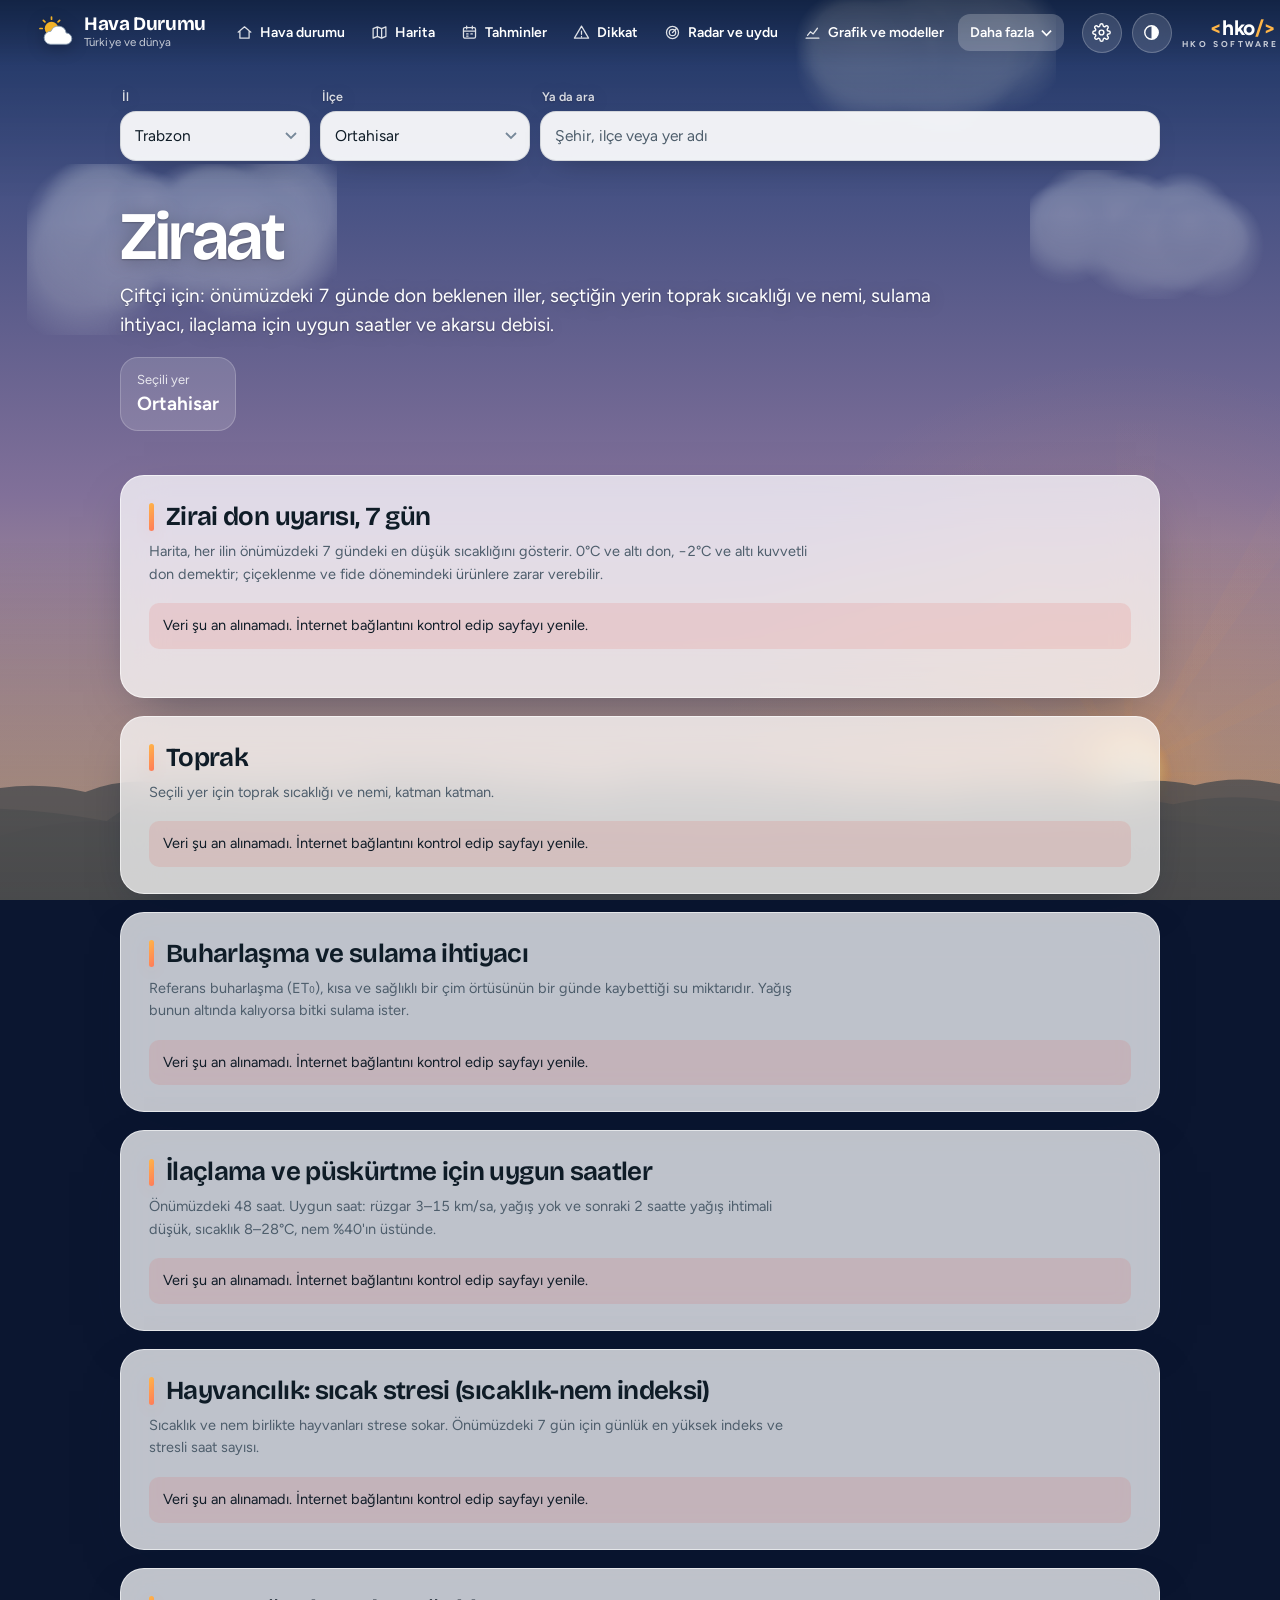
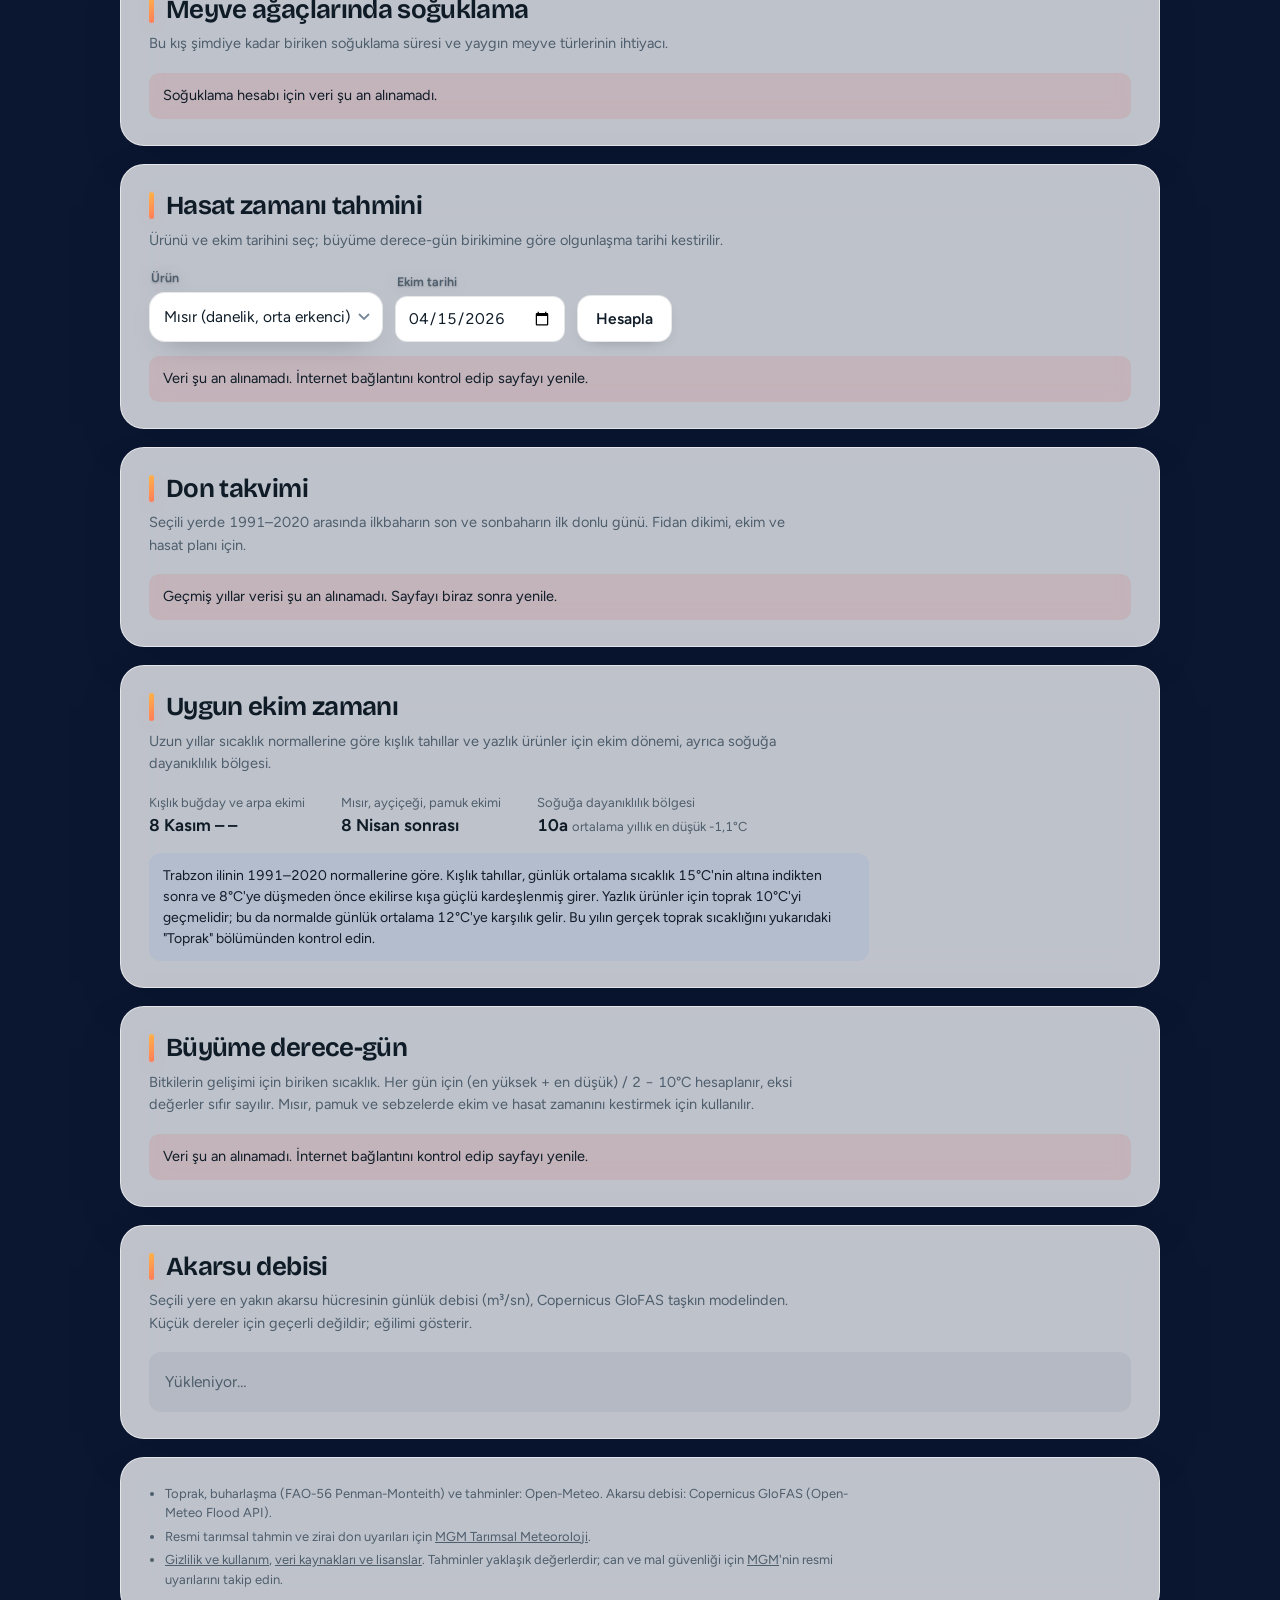
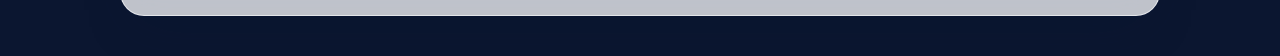
<file: ziraat.html>
<!doctype html>
<html lang="tr">
<head>
<meta charset="utf-8">
<meta name="viewport" content="width=device-width, initial-scale=1, viewport-fit=cover">
<title>Ziraat · Hava Durumu</title>
<meta name="description" content="Zirai don uyarısı, toprak sıcaklığı ve nemi, buharlaşma ve sulama ihtiyacı, ilaçlama için uygun saatler, büyüme derece-gün ve akarsu debisi.">
<link rel="icon" type="image/png" sizes="192x192" href="icon-192.png">
<link rel="apple-touch-icon" href="icon-192.png">
<meta name="theme-color" content="#11141A">
<link rel="manifest" href="manifest.webmanifest">
<meta name="apple-mobile-web-app-title" content="Hava Durumu">
<meta name="mobile-web-app-capable" content="yes">
<meta name="apple-mobile-web-app-capable" content="yes">
<script>
  // Seçilen tema sayfa çizilmeden uygulanır
  try { const t = JSON.parse(localStorage.getItem('hava.tema')); if (t === 'light' || t === 'dark') document.documentElement.dataset.theme = t; } catch (e) {}
</script>
<link rel="stylesheet" href="assets/site.css">
</head>
<body>
<main>
  <div class="skyarea"><div class="wrap">
    <div class="top">
      <div class="yerkutu" id="yer"></div>
    </div>
    <section class="sayfa" aria-labelledby="h-sayfa">
      <h1 id="h-sayfa">Ziraat</h1>
      <p class="giris" id="giris">Çiftçi için: önümüzdeki 7 günde don beklenen iller, seçtiğin yerin toprak sıcaklığı ve nemi, sulama ihtiyacı, ilaçlama için uygun saatler ve akarsu debisi.</p>
      <dl class="kisa" id="kisa"></dl>
    </section>
  </div></div>
  <div class="sheet"><div class="wrap">
    <div id="details">
      <section class="sec" aria-labelledby="h-don">
        <h2 id="h-don">Zirai don uyarısı, 7 gün</h2>
        <p class="note">Harita, her ilin önümüzdeki 7 gündeki en düşük sıcaklığını gösterir. 0°C ve altı don, −2°C ve altı kuvvetli don demektir; çiçeklenme ve fide dönemindeki ürünlere zarar verebilir.</p>
        <div class="trh-wrap" id="donh"></div>
        <div id="donlj"></div>
        <div class="siralar" id="donl" style="margin-top:22px"></div>
      </section>
      <section class="sec" aria-labelledby="h-tp">
        <h2 id="h-tp">Toprak</h2>
        <p class="note" id="tpnot">Seçili yer için toprak sıcaklığı ve nemi, katman katman.</p>
        <div id="toprak"></div>
      </section>
      <section class="sec" aria-labelledby="h-su">
        <h2 id="h-su">Buharlaşma ve sulama ihtiyacı</h2>
        <p class="note">Referans buharlaşma (ET₀), kısa ve sağlıklı bir çim örtüsünün bir günde kaybettiği su miktarıdır. Yağış bunun altında kalıyorsa bitki sulama ister.</p>
        <div id="su"></div>
      </section>
      <section class="sec" aria-labelledby="h-il">
        <h2 id="h-il">İlaçlama ve püskürtme için uygun saatler</h2>
        <p class="note">Önümüzdeki 48 saat. Uygun saat: rüzgar 3–15 km/sa, yağış yok ve sonraki 2 saatte yağış ihtimali düşük, sıcaklık 8–28°C, nem %40'ın üstünde.</p>
        <div id="ilac"></div>
      </section>
      <section class="sec" aria-labelledby="h-thi">
        <h2 id="h-thi">Hayvancılık: sıcak stresi (sıcaklık-nem indeksi)</h2>
        <p class="note">Sıcaklık ve nem birlikte hayvanları strese sokar. Önümüzdeki 7 gün için günlük en yüksek indeks ve stresli saat sayısı.</p>
        <div id="thi"></div>
      </section>
      <section class="sec" aria-labelledby="h-bs">
        <h2 id="h-bs">Meyve ağaçlarında soğuklama</h2>
        <p class="note">Bu kış şimdiye kadar biriken soğuklama süresi ve yaygın meyve türlerinin ihtiyacı.</p>
        <div id="bisip"></div>
      </section>
      <section class="sec" aria-labelledby="h-hs">
        <h2 id="h-hs">Hasat zamanı tahmini</h2>
        <p class="note">Ürünü ve ekim tarihini seç; büyüme derece-gün birikimine göre olgunlaşma tarihi kestirilir.</p>
        <div class="dyform">
          <div class="field"><label for="hurun">Ürün</label><select id="hurun"></select></div>
          <div class="field"><label for="hekim">Ekim tarihi</label><input id="hekim" type="date"></div>
          <button class="btn" id="hgit" type="button">Hesapla</button>
        </div>
        <div id="hasat-s" style="margin-top:14px"></div>
      </section>
      <section class="sec" aria-labelledby="h-dt">
        <h2 id="h-dt">Don takvimi</h2>
        <p class="note">Seçili yerde 1991–2020 arasında ilkbaharın son ve sonbaharın ilk donlu günü. Fidan dikimi, ekim ve hasat planı için.</p>
        <div id="dontak"></div>
      </section>
      <section class="sec" aria-labelledby="h-ek">
        <h2 id="h-ek">Uygun ekim zamanı</h2>
        <p class="note">Uzun yıllar sıcaklık normallerine göre kışlık tahıllar ve yazlık ürünler için ekim dönemi, ayrıca soğuğa dayanıklılık bölgesi.</p>
        <div id="ekim"></div>
      </section>
      <section class="sec" aria-labelledby="h-gdd">
        <h2 id="h-gdd">Büyüme derece-gün</h2>
        <p class="note">Bitkilerin gelişimi için biriken sıcaklık. Her gün için (en yüksek + en düşük) / 2 − 10°C hesaplanır, eksi değerler sıfır sayılır. Mısır, pamuk ve sebzelerde ekim ve hasat zamanını kestirmek için kullanılır.</p>
        <div id="gdd"></div>
      </section>
      <section class="sec" aria-labelledby="h-ak">
        <h2 id="h-ak">Akarsu debisi</h2>
        <p class="note">Seçili yere en yakın akarsu hücresinin günlük debisi (m³/sn), Copernicus GloFAS taşkın modelinden. Küçük dereler için geçerli değildir; eğilimi gösterir.</p>
        <div id="akarsu"></div>
      </section>
    </div>
    <footer class="notes">
      <ul>
        <li>Toprak, buharlaşma (FAO-56 Penman-Monteith) ve tahminler: Open-Meteo. Akarsu debisi: Copernicus GloFAS (Open-Meteo Flood API).</li>
        <li>Resmi tarımsal tahmin ve zirai don uyarıları için <a href="https://tarim.mgm.gov.tr/" target="_blank" rel="noopener">MGM Tarımsal Meteoroloji</a>.</li>
        <li><a href="hakkinda.html#gizlilik">Gizlilik ve kullanım</a>, <a href="hakkinda.html#kaynaklar">veri kaynakları ve lisanslar</a>. Tahminler yaklaşık değerlerdir; can ve mal güvenliği için <a href="https://www.mgm.gov.tr/" target="_blank" rel="noopener">MGM</a>'nin resmi uyarılarını takip edin.</li>
      </ul>
    </footer>
  </div></div>
</main>

<script src="assets/gokyuzu.js"></script>
<script src="assets/ililce.js"></script>
<script src="assets/turkiye.js"></script>
<script src="assets/normal-81.js"></script>
<script src="assets/ortak.js"></script>
<script src="assets/ziraat.js"></script>
</body>
</html>
</file>
<file: assets/site.css>
/* Hava Durumu — ortak tasarım (tüm sayfalar) */
/* Yazı tipleri sitenin içinden yüklenir (SIL Open Font License, fonts/ klasörü) — üçüncü taraf istek yok */
@font-face {
  font-family: 'Figtree';
  font-style: normal;
  font-weight: 400 700;
  font-display: swap;
  src: url(../fonts/figtree-400-700-latin-ext.woff2) format('woff2');
  unicode-range: U+0100-02BA, U+02BD-02C5, U+02C7-02CC, U+02CE-02D7, U+02DD-02FF, U+0304, U+0308, U+0329, U+1D00-1DBF, U+1E00-1E9F, U+1EF2-1EFF, U+2020, U+20A0-20AB, U+20AD-20C4, U+2113, U+2C60-2C7F, U+A720-A7FF;
}
@font-face {
  font-family: 'Figtree';
  font-style: normal;
  font-weight: 400 700;
  font-display: swap;
  src: url(../fonts/figtree-400-700-latin.woff2) format('woff2');
  unicode-range: U+0000-00FF, U+0131, U+0152-0153, U+02BB-02BC, U+02C6, U+02DA, U+02DC, U+0304, U+0308, U+0329, U+2000-206F, U+20AC, U+2122, U+2191, U+2193, U+2212, U+2215, U+FEFF, U+FFFD;
}
@font-face {
  font-family: 'Bricolage Grotesque';
  font-style: normal;
  font-weight: 200 800;
  font-stretch: 75% 100%;
  font-display: swap;
  src: url(../fonts/bricolage-grotesque-latin-ext.woff2) format('woff2');
  unicode-range: U+0100-02BA, U+02BD-02C5, U+02C7-02CC, U+02CE-02D7, U+02DD-02FF, U+0304, U+0308, U+0329, U+1D00-1DBF, U+1E00-1E9F, U+1EF2-1EFF, U+2020, U+20A0-20AB, U+20AD-20C4, U+2113, U+2C60-2C7F, U+A720-A7FF;
}
@font-face {
  font-family: 'Bricolage Grotesque';
  font-style: normal;
  font-weight: 200 800;
  font-stretch: 75% 100%;
  font-display: swap;
  src: url(../fonts/bricolage-grotesque-latin.woff2) format('woff2');
  unicode-range: U+0000-00FF, U+0131, U+0152-0153, U+02BB-02BC, U+02C6, U+02DA, U+02DC, U+0304, U+0308, U+0329, U+2000-206F, U+20AC, U+2122, U+2191, U+2193, U+2212, U+2215, U+FEFF, U+FFFD;
}

/* Düzen: sayfanın üstü havaya göre değişen gökyüzü sahnesidir. Yer adı, sıcaklık ve özet kutusuz,
   doğrudan gökyüzüne yazılır; yazı rengi gökyüzüne göre koyu ya da beyaz olur (--on, JS ayarlar).
   Ayrıntılar altta, gökyüzünün üstüne çıkan tek parça bir yüzeydedir ("sayfa");
   bölümler kutularla değil boşluk ve ince çizgilerle ayrılır. */
:root {
  --paper: #F3F6F9; --panel-solid: #FFFFFF; --fg: #13212C; --muted: #5A6976; --line: #D8E0E7; --head: #E8EEF3;
  --brand: #2F6BFF; --warm: #B86F00; --cold: #2563B8;
  --field: rgba(255, 255, 255, .9); --field-line: rgba(10, 30, 50, .14);
  --on: #0E2233; --on-muted: rgba(14, 34, 51, .74); --on-line: rgba(14, 34, 51, .2); --on-shadow: none;
  --font-ui: "Figtree", "Segoe UI", system-ui, -apple-system, sans-serif;
  --font-display: "Bricolage Grotesque", "Figtree", "Segoe UI", system-ui, sans-serif;
}
@media (prefers-color-scheme: dark) {
  :root:not([data-theme="light"]) {
    --paper: #0F151C; --panel-solid: #18212B; --fg: #E6ECF1; --muted: #8E9DAB; --line: #243241; --head: #1B2531;
    --brand: #7AA3FF; --warm: #F2B13C; --cold: #72AEF0; --field: rgba(16, 23, 31, .8); --field-line: rgba(255, 255, 255, .14);
    color-scheme: dark;
  }
}
:root[data-theme="dark"] {
  --paper: #0F151C; --panel-solid: #18212B; --fg: #E6ECF1; --muted: #8E9DAB; --line: #243241; --head: #1B2531;
  --brand: #7AA3FF; --warm: #F2B13C; --cold: #72AEF0; --field: rgba(16, 23, 31, .8); --field-line: rgba(255, 255, 255, .14);
  color-scheme: dark;
}

* { box-sizing: border-box; }
[hidden] { display: none !important; }
html { -webkit-text-size-adjust: 100%; }
body { margin: 0; color: var(--fg); font-family: var(--font-ui); font-size: 15.5px; line-height: 1.5; background: #9CC3E6; font-variant-numeric: tabular-nums; }
button, select, input { font: inherit; color: inherit; }
:focus-visible { outline: 2px solid var(--brand); outline-offset: 2px; }
.wrap { max-width: 1080px; margin: 0 auto; padding-left: max(20px, env(safe-area-inset-left, 0px)); padding-right: max(20px, env(safe-area-inset-right, 0px)); }

/* ---------- Gökyüzü sahnesi (arka plan) ---------- */
.scene { position: fixed; inset: 0; z-index: -1; overflow: hidden; background: linear-gradient(180deg, var(--s1, #5BA4E6), var(--s2, #9CCBF2) 62%, var(--s3, #DCEEFB)); }
.scene > * { position: absolute; inset: 0; opacity: 0; transition: opacity .8s ease; }
.scene .sun { inset: auto; width: 520px; height: 520px; right: -120px; top: -160px; border-radius: 50%;
  background: radial-gradient(circle, rgba(255, 236, 170, .95) 0 14%, rgba(255, 214, 120, .45) 15%, rgba(255, 210, 120, 0) 62%); }
.scene .moon { inset: auto; width: 110px; height: 110px; right: 12%; top: 70px; border-radius: 50%;
  box-shadow: 22px 12px 0 0 #E8EEF8; filter: drop-shadow(0 0 28px rgba(220, 230, 255, .35)); }
.scene .stars { background-image:
  radial-gradient(1.4px 1.4px at 8% 12%, #fff 98%, transparent), radial-gradient(1px 1px at 22% 30%, #dfe7ff 98%, transparent),
  radial-gradient(1.2px 1.2px at 35% 8%, #fff 98%, transparent), radial-gradient(1px 1px at 48% 22%, #cfdbff 98%, transparent),
  radial-gradient(1.6px 1.6px at 61% 6%, #fff 98%, transparent), radial-gradient(1px 1px at 73% 26%, #fff 98%, transparent),
  radial-gradient(1.3px 1.3px at 86% 14%, #e6ecff 98%, transparent), radial-gradient(1px 1px at 92% 34%, #fff 98%, transparent),
  radial-gradient(1px 1px at 15% 44%, #fff 98%, transparent), radial-gradient(1.2px 1.2px at 55% 40%, #fff 98%, transparent);
  background-size: 640px 420px; }
.scene .clouds { background-repeat: repeat-x; background-size: 1400px 380px; background-position: 0 40px;
  background-image: url("data:image/svg+xml,%3Csvg xmlns='http://www.w3.org/2000/svg' width='1400' height='380'%3E%3Cg fill='%23fff'%3E%3Cellipse cx='160' cy='120' rx='150' ry='46'/%3E%3Cellipse cx='240' cy='92' rx='92' ry='60'/%3E%3Cellipse cx='120' cy='96' rx='70' ry='44'/%3E%3Cellipse cx='760' cy='70' rx='170' ry='40'/%3E%3Cellipse cx='840' cy='46' rx='96' ry='52'/%3E%3Cellipse cx='1180' cy='200' rx='190' ry='50'/%3E%3Cellipse cx='1250' cy='168' rx='104' ry='62'/%3E%3Cellipse cx='520' cy='290' rx='160' ry='38'/%3E%3Cellipse cx='590' cy='266' rx='80' ry='44'/%3E%3C/g%3E%3C/svg%3E");
  animation: drift 160s linear infinite; }
.scene .clouds.c2 { background-size: 1900px 520px; background-position: 300px 180px; animation-duration: 260s; filter: blur(2px); }
.scene .rain { background-image: repeating-linear-gradient(104deg, rgba(220, 235, 255, 0) 0 9px, rgba(220, 235, 255, .32) 9px 10px, rgba(220, 235, 255, 0) 10px 22px);
  background-size: 220px 220px; animation: fall .5s linear infinite; }
.scene .snow { background-image:
  radial-gradient(3px 3px at 20px 30px, #fff 98%, transparent), radial-gradient(2px 2px at 90px 120px, #fff 98%, transparent),
  radial-gradient(3.5px 3.5px at 160px 60px, #fff 98%, transparent), radial-gradient(2.5px 2.5px at 60px 180px, #fff 98%, transparent);
  background-size: 200px 220px; animation: snow 9s linear infinite; }
.scene .fog { background: linear-gradient(180deg, rgba(255, 255, 255, 0) 30%, rgba(235, 240, 245, .55) 65%, rgba(235, 240, 245, .8)); }
.scene .flash { background: rgba(255, 255, 255, .55); animation: flash 7s infinite; }
@keyframes drift { to { background-position-x: -1400px; } }
@keyframes fall { to { background-position: -50px 220px; } }
@keyframes snow { to { background-position: 30px 440px; } }
@keyframes flash { 0%, 92%, 95%, 100% { opacity: 0; } 93%, 96% { opacity: .6; } }

.scene[data-k="clear"][data-d="1"] .sun, .scene[data-k="partly"][data-d="1"] .sun { opacity: 1; }
.scene[data-d="0"] .stars { opacity: 1; }
.scene[data-k="clear"][data-d="0"] .moon, .scene[data-k="partly"][data-d="0"] .moon { opacity: 1; }
.scene[data-k="partly"] .clouds.c1 { opacity: .8; }
.scene[data-k="cloud"] .clouds, .scene[data-k="fog"] .clouds, .scene[data-k="drizzle"] .clouds,
.scene[data-k="rain"] .clouds, .scene[data-k="snow"] .clouds, .scene[data-k="thunder"] .clouds { opacity: .55; }
.scene[data-d="0"] .clouds { filter: brightness(.45); }
.scene[data-d="0"]:not([data-k="clear"]):not([data-k="partly"]) .stars { opacity: .25; }
.scene[data-k="rain"] .rain, .scene[data-k="thunder"] .rain { opacity: 1; }
.scene[data-k="drizzle"] .rain { opacity: .5; }
.scene[data-k="snow"] .snow { opacity: 1; }
.scene[data-k="fog"] .fog { opacity: 1; }
.scene[data-k="thunder"] .flash { opacity: 1; }
@media (prefers-reduced-motion: reduce) {
  .scene .clouds, .scene .rain, .scene .snow, .scene .flash { animation: none; }
  .scene[data-k="thunder"] .flash { opacity: 0; }
}


/* ---------- Gökyüzü bölümü: başlık, seçim, anlık durum ---------- */
.skyarea { color: var(--on); padding-top: 18px; }
.top { position: relative; z-index: 20; }
.bar { display: flex; align-items: center; justify-content: space-between; gap: 12px; }
.site { display: flex; align-items: center; gap: 10px; color: inherit; text-decoration: none; min-width: 0; }
.site-ic { width: 42px; height: 42px; flex: none; filter: drop-shadow(0 3px 8px rgba(0, 0, 0, .16)); }
.site-t { min-width: 0; }
.site-t b { display: block; font-family: var(--font-display); font-size: 23px; font-weight: 650; letter-spacing: -.015em; line-height: 1.1; white-space: nowrap; }
.site-t small { display: block; font-size: 12.5px; color: var(--on-muted); }
.tools { display: flex; align-items: center; gap: 14px; flex: none; }
.brand { display: flex; flex-direction: column; align-items: flex-end; gap: 2px; line-height: 1; user-select: none; }
.brand .mark { font-size: 24px; font-weight: 700; letter-spacing: -.02em; }
.brand .mark b { opacity: .62; }
.brand .name { font-size: 9px; font-weight: 700; letter-spacing: .3em; margin-right: -.3em; color: var(--on-muted); }

.pick { display: grid; grid-template-columns: 190px 210px minmax(0, 1fr); gap: 10px; margin-top: 20px; }
.field { position: relative; display: flex; flex-direction: column; gap: 4px; min-width: 0; }
.field label { font-size: 12.5px; font-weight: 600; color: var(--on-muted); padding-left: 2px; }
select, .search input { width: 100%; height: 46px; border-radius: 12px; border: 1px solid var(--field-line); background-color: var(--field); color: var(--fg); padding: 0 14px; outline: none; min-width: 0;
  -webkit-backdrop-filter: blur(10px); backdrop-filter: blur(10px); }
select { padding-right: 32px; appearance: none; cursor: pointer;
  background-image: url("data:image/svg+xml,%3Csvg xmlns='http://www.w3.org/2000/svg' width='12' height='8'%3E%3Cpath d='M1 1l5 5 5-5' fill='none' stroke='%23778899' stroke-width='1.8'/%3E%3C/svg%3E");
  background-repeat: no-repeat; background-position: right 12px center; }
.search input { padding-right: 46px; }
.search input::placeholder { color: var(--muted); }
select:focus, .search input:focus { border-color: var(--brand); }
.locate { position: absolute; right: 5px; bottom: 5px; width: 36px; height: 36px; border: 0; border-radius: 9px; background: transparent; color: var(--muted); display: grid; place-items: center; cursor: pointer; }
.locate:hover { color: var(--fg); background: var(--head); }
.locate:disabled { opacity: .5; cursor: progress; }
.locate svg { width: 19px; height: 19px; }
.results { position: absolute; left: 0; right: 0; top: calc(100% + 6px); z-index: 10; list-style: none; margin: 0; padding: 6px; color: var(--fg);
  background: var(--panel-solid); border: 1px solid var(--line); border-radius: 12px; box-shadow: 0 18px 40px -16px rgba(0, 0, 0, .45); }
.results button { width: 100%; text-align: left; border: 0; background: transparent; padding: 9px 12px; border-radius: 8px; cursor: pointer; display: flex; flex-direction: column; }
.results button:hover, .results button.on { background: var(--head); }
.results .s { color: var(--muted); font-size: 13px; }
.results .empty { padding: 9px 12px; color: var(--muted); }

.favs { display: flex; flex-wrap: wrap; gap: 6px; align-items: center; margin-top: 12px; }
.favs .lbl { font-size: 12.5px; font-weight: 600; color: var(--on-muted); padding-right: 4px; }
.chip { display: inline-flex; align-items: center; border: 1px solid var(--field-line); background: var(--field); color: var(--fg); border-radius: 999px; overflow: hidden; }
.chip button { border: 0; background: transparent; cursor: pointer; padding: 6px 4px 6px 13px; font-size: 13.5px; font-weight: 600; }
.chip button.x { padding: 6px 11px 6px 6px; color: var(--muted); font-weight: 400; }
.chip button.x:hover { color: var(--fg); }
.chip.on { border-color: var(--brand); box-shadow: inset 0 0 0 1px var(--brand); }

.ic-btn { width: 40px; height: 40px; flex: none; border: 1px solid var(--field-line); border-radius: 50%; background: var(--field); color: var(--fg); display: grid; place-items: center; cursor: pointer;
  -webkit-backdrop-filter: blur(10px); backdrop-filter: blur(10px); }
.ic-btn:hover { border-color: var(--brand); }
.ic-btn svg { width: 19px; height: 19px; }
.ic-btn[aria-pressed="true"] { color: #D99A00; }
.ic-btn[aria-pressed="true"] svg path { fill: currentColor; }

/* Anlık durum: sayfanın en önemli yeri; büyük sıcaklık ve tek cümlelik özet */
.now { padding: 40px 0 44px; text-shadow: var(--on-shadow); }
.now .head { display: flex; justify-content: space-between; align-items: flex-start; gap: 14px; }
.now .acts { display: flex; gap: 8px; text-shadow: none; }
.now h1 { margin: 0; font-family: var(--font-display); font-size: clamp(32px, 5vw, 46px); font-weight: 650; letter-spacing: -.025em; line-height: 1.04; text-wrap: balance; }
.now .sub { margin: 6px 0 0; color: var(--on-muted); font-size: 15px; }
.now .main { display: flex; align-items: center; flex-wrap: wrap; gap: 10px 30px; margin-top: 22px; }
.now .temp { font-family: var(--font-display); font-weight: 300; font-size: clamp(112px, 19vw, 184px); font-variation-settings: "opsz" 96; font-stretch: 86%; line-height: .8; letter-spacing: -.06em; margin-left: -.05em; }
.now .temp sup { font-size: .3em; font-weight: 400; vertical-align: top; position: relative; top: .22em; margin-left: .08em; letter-spacing: 0; }
.now .cond { display: flex; flex-direction: column; gap: 3px; flex: 1 1 170px; min-width: 0; }
.now .cond .ci { display: flex; align-items: center; gap: 10px; margin-bottom: 4px; }
.now .cond svg { width: 58px; height: 58px; filter: drop-shadow(0 2px 6px rgba(0, 0, 0, .15)); }
.now .cond .t { font-family: var(--font-display); font-size: 27px; font-weight: 600; letter-spacing: -.015em; line-height: 1.1; }
.now .cond .f { color: var(--on-muted); font-size: 15px; }
.now .cond .f b { color: var(--on); font-weight: 700; }
.sum { margin: 28px 0 0; max-width: 34em; font-family: var(--font-display); font-size: clamp(20px, 2.5vw, 25px); font-weight: 500; line-height: 1.32; letter-spacing: -.01em; text-wrap: pretty; }
.stats { display: flex; flex-wrap: wrap; gap: 14px 36px; margin: 28px 0 0; padding-top: 18px; border-top: 1px solid var(--on-line); }
.stats dt { font-size: 13px; color: var(--on-muted); }
.stats dd { margin: 2px 0 0; font-size: 19px; font-weight: 650; white-space: nowrap; }
.stats dd small { font-size: 13px; font-weight: 500; color: var(--on-muted); }
.stats .wd svg { color: currentColor; width: 16px; height: 16px; }
.now .upd { margin: 18px 0 0; font-size: 13px; line-height: 1.6; color: var(--on-muted); }
.link { border: 0; background: none; padding: 0; color: inherit; font-weight: 700; cursor: pointer; text-decoration: underline; text-underline-offset: 2px; }
.stale { display: inline-block; margin: 18px 0 0; padding: 8px 12px; border-radius: 10px; background: #FFD36B; color: #2A1C00; font-size: 14px; text-shadow: none; }
.now.state { padding: 70px 0; font-size: 18px; }
.now.state p { margin: 0 0 14px; }

/* ---------- Ayrıntılar: gökyüzünün üstüne çıkan tek parça yüzey ---------- */
.sheet { position: relative; z-index: 1; background: var(--paper); border-radius: 28px 28px 0 0; box-shadow: 0 -24px 60px -36px rgba(0, 0, 0, .45); min-height: 40vh; }
.sheet > .wrap { padding-top: 6px; padding-bottom: 36px; }
.sec { padding: 38px 0; border-top: 1px solid var(--line); }
#details > .sec:first-child { border-top: 0; }
.sec h2, .card h2 { margin: 0; font-family: var(--font-display); font-size: 25px; font-weight: 650; letter-spacing: -.02em; line-height: 1.15; }
.sec .note { margin: 6px 0 18px; color: var(--muted); font-size: 14px; max-width: 74ch; }

/* Hava kalitesi | polen | güneş ve ay: ince çizgilerle ayrılmış üç sütun */
.band { display: grid; grid-template-columns: 1fr 1fr 1.3fr; }
.card { display: flex; flex-direction: column; gap: 12px; padding: 0 28px; border-left: 1px solid var(--line); min-width: 0; }
.card:first-child { padding-left: 0; border-left: 0; }
.card:last-child { padding-right: 0; }
.card h2 { font-size: 21px; }
.card .src { margin: auto 0 0; padding-top: 4px; color: var(--muted); font-size: 12.5px; }
.card .muted { color: var(--muted); font-size: 14px; margin: 0; }
.aqi { display: flex; align-items: center; gap: 16px; }
.aqi .n { font-family: var(--font-display); font-size: 54px; font-weight: 400; line-height: .9; letter-spacing: -.03em; min-width: 62px; }
.aqi .lv { font-weight: 700; font-size: 16px; display: flex; align-items: center; gap: 7px; }
.aqi .lv i, .pol i { width: 10px; height: 10px; border-radius: 50%; display: inline-block; flex: none; }
.aqi p { margin: 2px 0 0; font-size: 13.5px; color: var(--muted); line-height: 1.4; }
.meter { height: 6px; border-radius: 99px; background: linear-gradient(90deg, #50C878 0 16.67%, #B5D33D 16.67% 33.33%, #F0C419 33.33% 50%, #F08A24 50% 66.67%, #E0453A 66.67% 83.33%, #8E3AA8 83.33%); position: relative; margin: 4px 0; }
.meter b { position: absolute; top: -5px; width: 4px; height: 16px; border-radius: 2px; background: var(--fg); box-shadow: 0 0 0 2px var(--paper); transform: translateX(-2px); }
.kv { display: grid; grid-template-columns: 1fr 1fr; gap: 10px 18px; margin: 0; }
.kv dt { color: var(--muted); font-size: 13px; }
.kv dd { margin: 1px 0 0; font-size: 17px; font-weight: 650; white-space: nowrap; }
.kv dd small { font-size: 13px; color: var(--muted); font-weight: 400; }
.pol { list-style: none; margin: 0; padding: 0; display: grid; gap: 0; }
.pol li { display: flex; align-items: center; justify-content: space-between; gap: 8px; font-size: 14.5px; padding: 6px 0; border-top: 1px solid var(--line); }
.pol li:first-child { border-top: 0; }
.pol li span:last-child { display: inline-flex; align-items: center; gap: 6px; color: var(--muted); font-size: 13.5px; }
.sky { display: grid; grid-template-columns: auto 1fr; gap: 14px 18px; align-items: center; }
.sky svg { display: block; }
.sky dl { margin: 0; display: grid; gap: 5px; }
.sky dl div { display: flex; justify-content: space-between; gap: 10px; font-size: 14px; }
.sky dt { color: var(--muted); white-space: nowrap; }
.sky dd { margin: 0; font-weight: 650; white-space: nowrap; text-align: right; }
.arc-bg { fill: none; stroke: var(--line); stroke-width: 2; stroke-dasharray: 4 4; }
.arc-done { fill: none; stroke: #F2B227; stroke-width: 2.5; stroke-linecap: round; }
.hz { stroke: var(--muted); stroke-opacity: .5; }

/* MGM resmi görselleri */
.mgm { display: flex; flex-wrap: wrap; align-items: center; gap: 14px 28px; }
.mgm .txt { flex: 1 1 240px; }
.mgm p { margin: 4px 0 0; color: var(--muted); font-size: 14px; }
.mgm .imgs { display: flex; gap: 10px; flex-wrap: wrap; background: #fff; padding: 8px; border-radius: 12px; border: 1px solid var(--line); }
.mgm img { display: block; max-width: 100%; height: auto; }

/* 48 saatlik grafik */
.chart-wrap { overflow-x: auto; position: relative; margin: 0 -4px; padding: 0 4px; }
.chart { display: block; }
.chart text { font-family: var(--font-ui); font-size: 11.5px; fill: var(--muted); }
.chart .tv { fill: var(--fg); font-size: 12.5px; font-weight: 600; }
.chart .dl { font-family: var(--font-display); font-weight: 650; font-size: 13px; fill: var(--fg); }
.chart .grid { stroke: var(--line); }
.chart .tl { fill: none; stroke: var(--warm); stroke-width: 2; stroke-linejoin: round; stroke-linecap: round; }
.chart .bar { fill: var(--cold); }
.chart .hit { fill: transparent; }
.chart .hl { stroke: var(--fg); stroke-opacity: .3; }
.chart .dot { fill: var(--warm); stroke: var(--paper); stroke-width: 2; }
.tip { position: absolute; pointer-events: none; background: var(--panel-solid); border: 1px solid var(--line); border-radius: 10px; padding: 8px 11px; font-size: 13px; line-height: 1.5; box-shadow: 0 12px 30px -14px rgba(0, 0, 0, .5); white-space: nowrap; z-index: 2; }
.tip b { display: block; }
.tip span { font-weight: 650; }

/* Tablolar */
.tbl-wrap { overflow-x: auto; margin: 0 -4px; padding: 0 4px; }
table { width: 100%; border-collapse: collapse; min-width: 760px; }
#h-gun ~ .tbl-wrap table { min-width: 960px; }
#h-gun ~ .tbl-wrap th, #h-gun ~ .tbl-wrap td { padding-left: 7px; padding-right: 7px; }
th, td { padding: 11px 10px; text-align: center; white-space: nowrap; }
th { font-size: 12.5px; font-weight: 600; color: var(--muted); border-bottom: 1px solid var(--line); vertical-align: bottom; line-height: 1.25; }
th small { display: block; font-weight: 400; }
tr.grp th { border-bottom: 1px solid var(--line); }
td { border-top: 1px solid var(--line); font-size: 15px; }
tbody tr:first-child td { border-top: 0; }
td.l, th.l { text-align: left; }
td.ev { font-size: 14.5px; }
td.ev span { display: inline-flex; align-items: center; gap: 8px; }
td.ev svg { width: 30px; height: 30px; flex: none; }
th.pg, td.past { background: color-mix(in srgb, var(--fg) 4.5%, transparent); }
td.past { font-size: 14px; }
td.past em { font-style: normal; color: var(--muted); font-size: 12px; margin-left: 5px; }
tr.dayrow td { font-family: var(--font-display); font-weight: 650; font-size: 15px; padding: 20px 10px 8px; }
tr.cur td { background: color-mix(in srgb, var(--brand) 8%, transparent); }
tr.cur td:first-child { box-shadow: inset 3px 0 0 var(--brand); }
.wd { display: inline-flex; align-items: center; gap: 5px; }
.wd svg { width: 15px; height: 15px; color: var(--muted); }
.day1 { font-weight: 600; }
.day1 small { display: block; font-weight: 400; color: var(--muted); font-size: 12.5px; }
.c-lo { color: var(--cold); } .c-hi { color: var(--warm); }
.more { margin-top: 16px; }
.btn { border: 1px solid var(--line); background: var(--panel-solid); color: var(--fg); border-radius: 999px; padding: 9px 18px; font-weight: 600; cursor: pointer; }
.btn:hover { border-color: var(--brand); }

.notes { padding: 26px 0 0; border-top: 1px solid var(--line); color: var(--muted); font-size: 13px; }
.notes ul { margin: 0; padding-left: 18px; }
.notes li { margin: 4px 0; max-width: 90ch; }
.notes a { color: inherit; }

.toast { position: fixed; left: 50%; bottom: 24px; transform: translateX(-50%); background: var(--panel-solid); color: var(--fg); border: 1px solid var(--line); border-radius: 12px; padding: 10px 14px; box-shadow: 0 16px 40px -14px rgba(0, 0, 0, .55); z-index: 50; font-size: 14px; display: flex; gap: 12px; align-items: center; max-width: calc(100vw - 32px); }
.toast a { color: var(--brand); font-weight: 600; }

/* Hava ikonları */
.wi .sun { fill: #F2B227; }
.wi .moon { fill: #C9D4E3; }
.wi .cloud { fill: #FFFFFF; stroke: #8FA2B6; stroke-width: 1.5; }
.wi .cloud.dark { fill: #AAB7C6; stroke: #7C8EA1; }
.wi .drop { stroke: #3B7BEA; stroke-width: 2; stroke-linecap: round; }
.wi .flake { fill: #7FB2EE; }
.wi .bolt { fill: #F2B227; }
.wi .fog { stroke: #9AA8B8; stroke-width: 2.2; stroke-linecap: round; }

/* Gizlilik ve kullanım penceresi */
.legal-btn { border: 0; background: none; padding: 0; color: inherit; font: inherit; text-decoration: underline; text-underline-offset: 2px; cursor: pointer; }
.legal-btn:hover { color: var(--fg); }
dialog.legal { width: min(640px, calc(100vw - 32px)); max-height: calc(100vh - 48px); border: 1px solid var(--line); border-radius: 18px; padding: 0;
  background: var(--panel-solid, var(--panel)); color: var(--fg); box-shadow: 0 30px 80px -20px rgba(0, 0, 0, .6); }
dialog.legal::backdrop { background: rgba(0, 0, 0, .5); }
dialog.legal .in { padding: 22px 24px 20px; overflow-y: auto; max-height: calc(100vh - 50px); }
dialog.legal h2 { margin: 0 0 4px; font-size: 20px; }
dialog.legal h3 { margin: 18px 0 6px; font-size: 15px; }
dialog.legal p, dialog.legal li { font-size: 14px; line-height: 1.6; color: var(--fg); margin: 0 0 6px; }
dialog.legal ul { margin: 0; padding-left: 18px; }
dialog.legal .muted { color: var(--muted); font-size: 13px; }
dialog.legal a { color: var(--brand, var(--accent)); }
dialog.legal .close { position: sticky; top: 0; float: right; margin: -6px -8px 0 0; width: 36px; height: 36px; border: 0; border-radius: 10px; background: transparent; color: var(--muted); font-size: 20px; cursor: pointer; }
dialog.legal .close:hover { color: var(--fg); background: color-mix(in srgb, var(--fg) 8%, transparent); }

@media (max-width: 900px) {
  .band { grid-template-columns: 1fr; }
  .card { padding: 26px 0; border-left: 0; border-top: 1px solid var(--line); }
  .card:first-child { padding-top: 0; border-top: 0; }
  .card:last-child { padding-bottom: 0; }
}
@media (max-width: 640px) {
  body { font-size: 15px; }
  .skyarea { padding-top: 12px; }
  .site-ic { width: 36px; height: 36px; }
  .site-t b { font-size: 20px; }
  .site-t small { display: none; }
  .tools { gap: 8px; }
  .ic-btn { width: 36px; height: 36px; }
  .brand .mark { font-size: 18px; }
  .brand .name { font-size: 7.5px; }
  .pick { grid-template-columns: 1fr 1fr; margin-top: 16px; }
  .search { grid-column: 1 / -1; }
  .now { padding: 30px 0 34px; }
  .now .main { flex-wrap: nowrap; gap: 18px; }
  .now .temp { font-size: clamp(92px, 27vw, 120px); }
  .now .cond svg { width: 44px; height: 44px; }
  .now .cond .f { font-size: 14px; }
  .now .cond .t { font-size: 21px; }
  .stats { gap: 12px 20px; }
  .stats > div { flex: 1 1 40%; }
  .sheet { border-radius: 22px 22px 0 0; }
  .sec { padding: 30px 0; }
  .sec h2 { font-size: 22px; }
  .sky { grid-template-columns: 1fr; }
}


/* ---------- Site menüsü (tüm sayfalar) ---------- */
.nav { display: flex; gap: 4px; margin-top: 14px; overflow-x: auto; scrollbar-width: none; padding-bottom: 2px; }
.nav::-webkit-scrollbar { display: none; }
.nav a { flex: none; padding: 7px 13px; border-radius: 999px; color: var(--on); text-decoration: none; font-weight: 600; font-size: 14px; white-space: nowrap; border: 1px solid transparent; }
.nav a:hover { border-color: var(--on-line); }
.nav a[aria-current="page"] { background: var(--field); color: var(--fg); border-color: var(--field-line); }

/* Alt sayfa başlığı (gökyüzü üstünde) */
.sayfa { padding: 34px 0 38px; text-shadow: var(--on-shadow); }
.sayfa h1 { margin: 0; font-family: var(--font-display); font-size: clamp(32px, 5vw, 48px); font-weight: 650; letter-spacing: -.025em; line-height: 1.05; }
.sayfa .giris { margin: 10px 0 0; max-width: 46em; font-size: 17px; line-height: 1.5; }
.sayfa .kisa { margin: 18px 0 0; display: flex; flex-wrap: wrap; gap: 10px 30px; }
.sayfa .kisa div { display: flex; flex-direction: column; }
.sayfa .kisa dt { font-size: 13px; color: var(--on-muted); }
.sayfa .kisa dd { margin: 0; font-size: 19px; font-weight: 650; }
.yerkutu { margin-top: 18px; }

/* Sekmeler ve seçim düğmeleri */
.tabs { display: flex; flex-wrap: wrap; gap: 6px; margin: 0 0 14px; }
.tabs button { border: 1px solid var(--line); background: var(--panel-solid); color: var(--fg); border-radius: 999px; padding: 7px 14px; font-weight: 600; font-size: 14px; cursor: pointer; }
.tabs button[aria-selected="true"] { background: var(--fg); color: var(--paper); border-color: var(--fg); }
.tabs button:hover { border-color: var(--brand); }
.ara { display: flex; flex-wrap: wrap; gap: 4px 20px; align-items: flex-start; justify-content: space-between; }

/* Türkiye haritası */
.trh-wrap { position: relative; overflow-x: auto; margin: 0 -4px; padding: 0 4px; }
.trh { display: block; width: 100%; min-width: 720px; height: auto; }
.trh .hl-il path { stroke: var(--paper); stroke-width: .8; stroke-linejoin: round; cursor: pointer; }
.trh .hl-il path.on { stroke: var(--fg); stroke-width: 1.6; }
.trh .wi-g, .trh .nokta { pointer-events: none; }
.trh .hl-u { font: 700 9.5px var(--font-ui); fill: #13212C; text-anchor: middle; paint-order: stroke; stroke: rgba(255, 255, 255, .85); stroke-width: 2.4px; }
.trh .hl-a { font: 600 7.5px var(--font-ui); fill: #2A3A47; text-anchor: middle; paint-order: stroke; stroke: rgba(255, 255, 255, .8); stroke-width: 2px; }
.trh .nokta circle { stroke: #fff; stroke-width: 1.2; }
.trh .nokta text { font: 700 8px var(--font-ui); fill: #13212C; text-anchor: middle; paint-order: stroke; stroke: #fff; stroke-width: 2.2px; }
.lejant { display: grid; grid-template-columns: auto minmax(160px, 320px) auto; align-items: center; gap: 2px 10px; margin-top: 12px; font-size: 12.5px; color: var(--muted); width: max-content; max-width: 100%; }
.lejant .lj-b { font-weight: 600; color: var(--fg); grid-row: 1; }
.lejant .lj-s { display: block; height: 10px; border-radius: 99px; grid-row: 1; grid-column: 2; }
.lejant .lj-u { grid-row: 1; grid-column: 3; }
.lejant .lj-v { grid-row: 2; grid-column: 2; display: flex; justify-content: space-between; }
.lejant .lj-v i { font-style: normal; }

/* Sıralama listeleri */
.siralar { display: grid; grid-template-columns: repeat(auto-fit, minmax(230px, 1fr)); gap: 26px 32px; }
.sira h3 { margin: 0 0 8px; font-family: var(--font-display); font-size: 18px; font-weight: 650; letter-spacing: -.01em; }
.sira ol { margin: 0; padding: 0; list-style: none; counter-reset: s; }
.sira li { counter-increment: s; display: flex; justify-content: space-between; gap: 10px; padding: 6px 0; border-top: 1px solid var(--line); font-size: 14.5px; }
.sira li:first-child { border-top: 0; }
.sira li::before { content: counter(s); color: var(--muted); width: 1.6em; flex: none; }
.sira li span:first-of-type { flex: 1; }
.sira li a { color: inherit; text-decoration: none; }
.sira li a:hover { text-decoration: underline; }
.sira li b { font-weight: 650; white-space: nowrap; }

/* Sıralanabilir tablo */
table.srt th button { border: 0; background: none; padding: 0; font: inherit; color: inherit; cursor: pointer; }
table.srt th[aria-sort="ascending"], table.srt th[aria-sort="descending"] { color: var(--fg); }
table.srt td a { color: inherit; font-weight: 600; text-decoration: none; }
table.srt td a:hover { text-decoration: underline; }
.etiket { display: inline-block; padding: 1px 8px; border-radius: 999px; font-size: 12.5px; font-weight: 600; font-family: var(--font-ui); white-space: nowrap; }
.e-yok { background: color-mix(in srgb, var(--muted) 14%, transparent); color: var(--muted); }
.e-az { background: #DFF3E3; color: #1D6B33; } .e-orta { background: #FFF1C7; color: #7A5300; } .e-yuksek { background: #FFE0CC; color: #9A3A00; } .e-cok { background: #FBD5D2; color: #9C1F17; } .e-asiri { background: #EAD7F2; color: #5E2479; }

/* Grafikler */
.sg text { font-family: var(--font-ui); font-size: 11px; fill: var(--muted); }
.sg .birim { font-weight: 600; }
.sg .grid { stroke: var(--line); }
.sg .grid.gun { stroke: var(--muted); stroke-opacity: .45; }
.sg .hl { stroke: var(--fg); stroke-opacity: .3; }
.grafik-kutu { position: relative; overflow-x: auto; margin: 0 -4px; padding: 0 4px; }
.gb { display: flex; align-items: baseline; gap: 6px 14px; flex-wrap: wrap; margin: 22px 0 4px; }
.gb:first-child { margin-top: 0; }
.gb h3 { margin: 0; font-size: 15px; font-weight: 700; }
.gb .lj { display: flex; gap: 14px; flex-wrap: wrap; font-size: 12.5px; color: var(--muted); }
.gb .lj i { display: inline-block; width: 14px; height: 3px; border-radius: 2px; vertical-align: middle; margin-right: 5px; }

/* Kart ızgarası (liste sayfaları) */
.kartlar { display: grid; grid-template-columns: repeat(auto-fill, minmax(250px, 1fr)); gap: 0 28px; }
.kart { padding: 14px 0; border-top: 1px solid var(--line); display: grid; grid-template-columns: auto 1fr auto; gap: 0 12px; align-items: center; color: inherit; text-decoration: none; }
.kart .wi { width: 40px; height: 40px; grid-row: span 2; }
.kart b { font-weight: 650; }
.kart small { color: var(--muted); font-size: 13px; grid-column: 2; }
.kart .t { font-family: var(--font-display); font-size: 26px; font-weight: 500; grid-row: 1 / span 2; grid-column: 3; }
a.kart:hover b { text-decoration: underline; }

.hata { margin: 0; padding: 12px 14px; border-radius: 10px; background: color-mix(in srgb, #E0453A 12%, transparent); font-size: 14.5px; }
.yuk { padding: 8px 0; margin: 0; }
.ham { font-family: ui-monospace, "Cascadia Mono", Consolas, monospace; font-size: 12.5px; color: var(--muted); white-space: pre-wrap; word-break: break-word; margin: 4px 0 0; }
details.acil summary { cursor: pointer; font-weight: 600; }
.ikili { display: grid; grid-template-columns: 1fr 1fr; gap: 28px; }
@media (max-width: 860px) { .ikili { grid-template-columns: 1fr; } }
.kutu-not { margin: 14px 0 0; padding: 12px 14px; border-radius: 12px; background: color-mix(in srgb, var(--brand) 7%, transparent); font-size: 14px; max-width: 80ch; }

/* Radar ve uydu haritası */
.lharita { height: min(72vh, 640px); border-radius: 14px; overflow: hidden; border: 1px solid var(--line); background: #DDE6EE; }
.oynat { display: flex; align-items: center; gap: 12px; flex-wrap: wrap; margin-top: 12px; }
.oynat input[type="range"] { flex: 1; min-width: 180px; accent-color: var(--brand); }
.oynat .zaman { font-weight: 650; min-width: 130px; }

.notes p { margin: 4px 0; max-width: 90ch; }

/* Haritadaki tıklanabilir bilgi kutusu */
.tip.tip-tik { pointer-events: auto; max-width: 280px; white-space: normal; }
.tip a { color: var(--brand); font-weight: 650; }
.ev-k { display: inline-flex; align-items: center; gap: 6px; }
.ev-k svg { width: 26px; height: 26px; flex: none; }
dl.ozet3 { display: flex; flex-wrap: wrap; gap: 12px 36px; margin: 0; }
dl.ozet3 dd { white-space: normal; }
.trh .dn g { cursor: pointer; }
.trh .dn text { font: 700 8.5px var(--font-ui); fill: #13212C; text-anchor: middle; paint-order: stroke; stroke: #fff; stroke-width: 2.4px; pointer-events: none; }
.trh .dn g:focus-visible circle { stroke: var(--brand); stroke-width: 3; }
.metin { max-width: 78ch; }
.metin h3 { margin: 22px 0 6px; font-size: 16px; }
.metin p, .metin li { font-size: 15px; line-height: 1.6; }
.metin ul, ul.duz { padding-left: 18px; margin: 0; }
ul.duz li { margin: 4px 0; font-size: 14.5px; line-height: 1.55; }
.ikili h3 { margin: 0 0 8px; font-size: 16px; }
.sss details { border-top: 1px solid var(--line); padding: 12px 0; max-width: 80ch; }
.sss details:last-child { border-bottom: 1px solid var(--line); }
.sss summary { cursor: pointer; font-weight: 650; font-size: 15.5px; }
.sss details p { margin: 8px 0 0; color: var(--fg); line-height: 1.6; }
table.kaynak td { white-space: normal; vertical-align: top; font-size: 14px; min-width: 120px; }
table.kaynak td a { color: var(--brand); }
table.kaynak { min-width: 820px; }
table.iklim td em { display: block; font-style: normal; color: var(--muted); font-size: 11.5px; }
table.iklim td { font-size: 14px; padding-left: 6px; padding-right: 6px; }
table.iklim { min-width: 900px; }
th.bugun { color: var(--brand); }
select.kucuk { height: 36px; width: auto; padding: 0 30px 0 10px; }
.ilac { display: grid; gap: 10px; }
.ilac-g b { display: block; font-size: 14px; margin-bottom: 4px; }
.ilac-s { display: flex; flex-wrap: wrap; gap: 3px; }
.hk { display: inline-grid; place-items: center; width: 30px; height: 30px; border-radius: 6px; font-size: 12px; font-weight: 600; }
.hk.kucuk { width: 14px; height: 14px; vertical-align: middle; margin-right: 4px; }
.hk.h2 { background: #5DB46F; color: #fff; } .hk.h1 { background: #F2C14E; color: #3A2A00; } .hk.h0 { background: color-mix(in srgb, var(--muted) 18%, transparent); color: var(--muted); }
.yerkutu .pick { margin-top: 0; }
@media (max-width: 640px) { .hk { width: 26px; height: 26px; font-size: 11px; } }

/* Küçük tablolar sütun genişliğine sığsın; deniz haritasında deniz rengi */
.ikili table, table.kucuk-tablo { min-width: 0; }
#dharita .trh, #dzh .trh { background: #CFE4F2; border-radius: 12px; }
:root[data-theme="dark"] #dharita .trh, :root[data-theme="dark"] #dzh .trh { background: #18344B; }
@media (prefers-color-scheme: dark) { :root:not([data-theme="light"]) #dharita .trh, :root:not([data-theme="light"]) #dzh .trh { background: #18344B; } }

/* ---------- Dikkat sayfası, renk açıklamaları ---------- */
.ulj { display: flex; flex-wrap: wrap; gap: 6px 16px; margin-top: 12px; font-size: 13px; color: var(--muted); }
.ulj span { display: inline-flex; align-items: center; gap: 6px; }
.ulj i, .nk { width: 12px; height: 12px; border-radius: 3px; display: inline-block; flex: none; }
.nk { margin-right: 6px; vertical-align: -1px; }
.sira.uy p { margin: -4px 0 8px; font-size: 13px; }

/* Bölgelerde hava */
.bolgeler { display: grid; grid-template-columns: repeat(auto-fill, minmax(300px, 1fr)); gap: 22px 30px; }
.bolge h3 { margin: 0 0 4px; font-family: var(--font-display); font-size: 18px; font-weight: 650; }
.bolge p { margin: 0 0 8px; font-size: 14px; line-height: 1.5; }
.bil { list-style: none; margin: 0; padding: 0; display: grid; grid-template-columns: 1fr 1fr; gap: 0 14px; }
.bil a { display: flex; align-items: center; gap: 6px; padding: 4px 0; color: inherit; text-decoration: none; font-size: 13.5px; border-top: 1px solid var(--line); }
.bil a:hover span { text-decoration: underline; }
.bil .wi { width: 22px; height: 22px; flex: none; }
.bil span { flex: 1; min-width: 0; overflow: hidden; text-overflow: ellipsis; white-space: nowrap; }
.bil b { font-weight: 600; white-space: nowrap; font-size: 13px; }

/* Marina ve stadyum tabloları (saatler yan yana) */
table.marina { min-width: 0; }
table.marina th, table.marina td { padding: 6px 7px; font-size: 13px; }
table.marina tbody th { font-weight: 600; color: var(--muted); white-space: nowrap; background: var(--paper); position: sticky; left: 0; }
table.marina td.ikon svg { width: 26px; height: 26px; }
table.marina th.gunb { border-left: 2px solid var(--line); text-align: left; }
.dyform { display: flex; flex-wrap: wrap; gap: 10px 12px; align-items: flex-end; }
.dyform .field { min-width: 150px; }
.dyform input { height: 46px; border-radius: 12px; border: 1px solid var(--line); background: var(--panel-solid); color: var(--fg); padding: 0 12px; width: 100%; }
.dyform select { border-color: var(--line); background-color: var(--panel-solid); }
.sheet .field label { color: var(--muted); }
.sheet select { border-color: var(--line); background-color: var(--panel-solid); }

/* Deniz bülteni */
.bulten { display: grid; grid-template-columns: repeat(auto-fill, minmax(280px, 1fr)); gap: 18px 26px; }
.bb { border-top: 3px solid var(--line); padding-top: 10px; }
.bb.tehlike { border-top-color: #E8833A; }
.bb h3 { margin: 0 0 6px; font-family: var(--font-display); font-size: 17px; font-weight: 650; }
.bb dl { margin: 0; display: grid; gap: 5px; }
.bb dl div { display: grid; grid-template-columns: 72px 1fr; gap: 8px; font-size: 14px; }
.bb dt { color: var(--muted); }
.bb dd { margin: 0; }

/* AIRGRAM */
.chart.air text.dl2 { font: 650 11.5px var(--font-ui); fill: var(--fg); }
.chart.air text.tv2 { font: 700 12px var(--font-ui); fill: #13212C; }
.chart.air text.rz2 { font: 600 10px var(--font-ui); fill: #13212C; }
.chart.air text.sv { font: 650 12px var(--font-ui); fill: var(--fg); }
.chart.air text.sv2 { font: 400 10.5px var(--font-ui); fill: var(--muted); }
.chart.air rect.nemli { stroke: #2160A8; stroke-width: 2; }

/* Bilgi sayfası */
.hesaplar { display: grid; grid-template-columns: repeat(auto-fill, minmax(240px, 1fr)); gap: 18px 26px; }
.hesap h3 { margin: 0 0 8px; font-size: 16px; }
.hesap label { display: flex; justify-content: space-between; align-items: center; gap: 10px; font-size: 14px; color: var(--muted); margin: 6px 0; }
.hesap input, .soz-q { height: 40px; border-radius: 10px; border: 1px solid var(--line); background: var(--panel-solid); color: var(--fg); padding: 0 10px; width: 130px; font-size: 15px; }
.soz-q { width: min(420px, 100%); margin-bottom: 14px; height: 44px; }
.hesap .sonuc { margin: 8px 0 0; font-size: 14px; font-weight: 600; }
.sozluk { margin: 0; display: grid; grid-template-columns: repeat(auto-fill, minmax(320px, 1fr)); gap: 12px 28px; }
.sozluk div { border-top: 1px solid var(--line); padding-top: 8px; }
.sozluk dt { font-weight: 700; }
.sozluk dd { margin: 2px 0 0; font-size: 14px; color: var(--fg); line-height: 1.5; }
.bulutlar { display: grid; grid-template-columns: repeat(auto-fill, minmax(300px, 1fr)); gap: 18px 28px; }
.bg h3 { margin: 0 0 8px; font-family: var(--font-display); font-size: 17px; font-weight: 650; }
.bg dl { margin: 0; display: grid; gap: 8px; }
.bg dt { font-weight: 650; }
.bg dd { margin: 0; font-size: 14px; line-height: 1.5; }
code { font-size: .92em; background: color-mix(in srgb, var(--fg) 7%, transparent); padding: 1px 5px; border-radius: 5px; }
.sayfa .giris a { color: inherit; font-weight: 700; }

/* =====================================================================
   TASARIM 3 — canlı gökyüzü üstünde cam paneller
   Arka planda assets/gokyuzu.js tuvali; içerik buzlu cam kartlarda.
   ===================================================================== */
:root {
  --cam: rgba(255, 255, 255, .74); --cam-ciz: rgba(255, 255, 255, .6); --cam-golge: 0 18px 50px -24px rgba(6, 22, 48, .55);
  --fg: #0F1C27; --muted: #4E5E6C; --line: rgba(15, 28, 39, .1); --head: rgba(15, 28, 39, .05); --panel-solid: #FFFFFF; --paper: #F4F7FA;
  --brand: #1F6FE0; --vurgu: linear-gradient(135deg, #FFB547, #FF7A59); --field: rgba(255, 255, 255, .92); --field-line: rgba(15, 28, 39, .12);
  --ust-h: 66px; --r: 24px;
}
@media (prefers-color-scheme: dark) {
  :root:not([data-theme="light"]) {
    --cam: rgba(13, 19, 30, .66); --cam-ciz: rgba(255, 255, 255, .08); --cam-golge: 0 22px 60px -26px rgba(0, 0, 0, .85);
    --fg: #EAF0F6; --muted: #9AA9B7; --line: rgba(255, 255, 255, .08); --head: rgba(255, 255, 255, .05); --panel-solid: #141C27; --paper: #0D131C;
    --brand: #6EA3FF; --field: rgba(20, 28, 40, .9); --field-line: rgba(255, 255, 255, .12);
  }
}
:root[data-theme="dark"] {
  --cam: rgba(13, 19, 30, .66); --cam-ciz: rgba(255, 255, 255, .08); --cam-golge: 0 22px 60px -26px rgba(0, 0, 0, .85);
  --fg: #EAF0F6; --muted: #9AA9B7; --line: rgba(255, 255, 255, .08); --head: rgba(255, 255, 255, .05); --panel-solid: #141C27; --paper: #0D131C;
  --brand: #6EA3FF; --field: rgba(20, 28, 40, .9); --field-line: rgba(255, 255, 255, .12);
}

/* ---------- Gökyüzü tuvali ---------- */
body { background: #0B1630; }
canvas.gok { position: fixed; inset: 0; z-index: -2; display: block; pointer-events: none; }
body::before { content: ""; position: fixed; inset: 0; z-index: -1; pointer-events: none; background: linear-gradient(180deg, rgba(0, 0, 0, .18), rgba(0, 0, 0, 0) 22%, rgba(0, 0, 0, 0) 60%, rgba(0, 10, 25, .28)); }
.scene, #ust, #nav, .top > .bar, .top > .nav { display: none !important; }
@view-transition { navigation: auto; }
::view-transition-old(root), ::view-transition-new(root) { animation-duration: .35s; }

/* ---------- Üst çubuk ---------- */
.ust { position: fixed; top: 0; left: 0; right: 0; z-index: 50; height: var(--ust-h); color: var(--on); transition: background .35s, box-shadow .35s, color .35s, border-color .35s; border-bottom: 1px solid transparent; }
.ust::before { content: ""; position: absolute; inset: 0; background: linear-gradient(180deg, rgba(0, 0, 0, .28), rgba(0, 0, 0, 0)); pointer-events: none; transition: opacity .35s; }
.ust.dolu { background: var(--cam); color: var(--fg); -webkit-backdrop-filter: blur(20px) saturate(1.4); backdrop-filter: blur(20px) saturate(1.4); border-bottom-color: var(--cam-ciz); box-shadow: 0 10px 30px -20px rgba(0, 0, 0, .5); }
.ust.dolu::before { opacity: 0; }
.ust-in { position: relative; max-width: 1240px; height: 100%; margin: 0 auto; padding: 0 max(18px, env(safe-area-inset-left, 0px)); display: flex; align-items: center; gap: 18px; }
.logo { display: flex; align-items: center; gap: 10px; color: inherit; text-decoration: none; flex: none; }
.logo .site-ic { width: 36px; height: 36px; filter: drop-shadow(0 3px 8px rgba(0, 0, 0, .25)); transition: transform .5s cubic-bezier(.3, 1.6, .5, 1); }
.logo:hover .site-ic { transform: rotate(-12deg) scale(1.08); }
.logo-t b { display: block; font-family: var(--font-display); font-size: 19px; font-weight: 700; letter-spacing: -.02em; line-height: 1.05; }
.logo-t small { display: block; font-size: 11.5px; opacity: .75; letter-spacing: .01em; }
.ana-nav { display: flex; align-items: center; gap: 2px; margin: 0 auto; }
.ana-nav a, .daha-b { display: inline-flex; align-items: center; gap: 7px; padding: 8px 12px; border-radius: 12px; color: inherit; text-decoration: none; font-weight: 600; font-size: 14px; white-space: nowrap; border: 0; background: transparent; cursor: pointer; position: relative; transition: background .2s; }
.ana-nav .nik { width: 17px; height: 17px; opacity: .85; }
.ana-nav a:hover, .daha-b:hover { background: rgba(255, 255, 255, .16); }
.ust.dolu .ana-nav a:hover, .ust.dolu .daha-b:hover { background: var(--head); }
.ana-nav > a[aria-current="page"], .daha-b[data-aktif] { background: rgba(255, 255, 255, .22); }
.ust.dolu .ana-nav > a[aria-current="page"], .ust.dolu .daha-b[data-aktif] { background: color-mix(in srgb, var(--brand) 14%, transparent); color: var(--brand); }
.ana-nav > a[aria-current="page"]::after { content: ""; position: absolute; left: 14px; right: 14px; bottom: 3px; height: 2px; border-radius: 2px; background: var(--vurgu); }
.daha { position: relative; }
.daha-b svg { width: 11px; height: 8px; transition: transform .25s; }
.daha-b[aria-expanded="true"] svg { transform: rotate(180deg); }
.daha-m { position: absolute; right: 0; top: calc(100% + 8px); min-width: 230px; padding: 8px; border-radius: 16px; background: var(--panel-solid); color: var(--fg); border: 1px solid var(--line); box-shadow: 0 24px 60px -20px rgba(0, 0, 0, .55); display: grid; gap: 2px; animation: acil .22s cubic-bezier(.2, .8, .2, 1); }
.daha-m a { padding: 10px 12px; border-radius: 10px; }
.daha-m a:hover { background: var(--head); }
.daha-m a[aria-current="page"] { color: var(--brand); background: color-mix(in srgb, var(--brand) 10%, transparent); }
@keyframes acil { from { opacity: 0; transform: translateY(-6px) scale(.98); } to { opacity: 1; transform: none; } }
.ust-ar { display: flex; align-items: center; gap: 10px; margin-left: auto; flex: none; }
.ust .ic-btn { background: rgba(255, 255, 255, .14); border-color: rgba(255, 255, 255, .22); color: inherit; -webkit-backdrop-filter: blur(10px); backdrop-filter: blur(10px); }
.ust.dolu .ic-btn { background: var(--head); border-color: var(--line); }
.hko { display: flex; flex-direction: column; align-items: flex-end; line-height: 1; user-select: none; }
.hko .mark { font-size: 21px; font-weight: 800; letter-spacing: -.02em; }
.hko .mark b { color: #FFB547; }
.ust.dolu .hko .mark b { color: var(--brand); }
.hko .name { font-size: 8.5px; font-weight: 700; letter-spacing: .3em; margin-right: -.3em; opacity: .75; margin-top: 2px; }
.menu-b { display: none !important; }
@media (max-width: 1180px) { .ana-nav { display: none; } .menu-b { display: grid !important; } }
@media (max-width: 520px) { .hko { display: none; } .logo-t small { display: none; } }

/* ---------- Yandan açılan menü ---------- */
.cekmece { position: fixed; inset: 0; z-index: 60; }
.ck-arka { position: absolute; inset: 0; background: rgba(3, 8, 18, .5); opacity: 0; transition: opacity .32s; -webkit-backdrop-filter: blur(3px); backdrop-filter: blur(3px); }
.ck-panel { position: absolute; top: 0; right: 0; bottom: 0; width: min(350px, 88vw); background: var(--panel-solid); color: var(--fg); box-shadow: -30px 0 60px -30px rgba(0, 0, 0, .6); transform: translateX(104%); transition: transform .34s cubic-bezier(.2, .8, .2, 1); display: flex; flex-direction: column; padding: 14px 14px max(18px, env(safe-area-inset-bottom)); overflow-y: auto; }
.cekmece.acik .ck-arka { opacity: 1; }
.cekmece.acik .ck-panel { transform: none; }
.ck-bas { display: flex; align-items: center; justify-content: space-between; padding: 4px 4px 14px; border-bottom: 1px solid var(--line); margin-bottom: 8px; }
.ck-bas .ic-btn { font-size: 18px; }
.ck-nav { display: grid; gap: 2px; }
.ck-nav a { display: flex; align-items: center; gap: 12px; padding: 12px 12px; border-radius: 12px; color: inherit; text-decoration: none; font-weight: 600; font-size: 15.5px; opacity: 0; transform: translateX(16px); transition: opacity .3s, transform .3s, background .2s; }
.cekmece.acik .ck-nav a { opacity: 1; transform: none; }
.cekmece.acik .ck-nav a:nth-child(n) { transition-delay: calc(var(--i, 0) * 25ms); }
.ck-nav a:hover { background: var(--head); }
.ck-nav a[aria-current="page"] { background: color-mix(in srgb, var(--brand) 12%, transparent); color: var(--brand); }
.ck-nav .nik { width: 20px; height: 20px; opacity: .85; }
.ck-tema { margin-top: auto; padding-top: 16px; border-top: 1px solid var(--line); display: flex; align-items: center; justify-content: space-between; gap: 10px; font-weight: 600; }
.seg { display: inline-flex; background: var(--head); border-radius: 12px; padding: 3px; }
.seg button { border: 0; background: transparent; padding: 7px 12px; border-radius: 9px; font-weight: 600; font-size: 13.5px; cursor: pointer; color: var(--muted); transition: background .2s, color .2s; }
.seg button[aria-pressed="true"] { background: var(--panel-solid); color: var(--fg); box-shadow: 0 2px 8px rgba(0, 0, 0, .15); }
html.kilit, html.kilit body { overflow: hidden; }

/* ---------- Gökyüzü bölümü ---------- */
.skyarea { padding-top: calc(var(--ust-h) + 22px); }
.pick { margin-top: 0; }
.field label { color: var(--on-muted); text-shadow: var(--on-shadow); }
select, .search input { height: 50px; border-radius: 16px; background-color: var(--field); border-color: var(--field-line); box-shadow: 0 10px 30px -18px rgba(0, 0, 0, .5); transition: border-color .2s, box-shadow .2s; }
select:focus, .search input:focus { box-shadow: 0 0 0 4px color-mix(in srgb, var(--brand) 25%, transparent), 0 10px 30px -18px rgba(0, 0, 0, .5); }
.results { border-radius: 16px; animation: acil .2s ease; }
.chip { background: var(--field); transition: transform .2s; }
.chip:hover { transform: translateY(-1px); }

/* Anlık durum */
.now { padding: 46px 0 40px; }
.now h1 { font-size: clamp(38px, 6.2vw, 64px); letter-spacing: -.035em; }
.now .temp { font-size: clamp(120px, 21vw, 220px); font-weight: 200; letter-spacing: -.07em; }
.now .temp sup { font-weight: 300; }
.now .cond .t { font-size: clamp(24px, 3vw, 32px); }
.now .cond svg { width: 72px; height: 72px; filter: drop-shadow(0 6px 14px rgba(0, 0, 0, .25)); animation: suzul 6s ease-in-out infinite; }
@keyframes suzul { 0%, 100% { transform: translateY(0); } 50% { transform: translateY(-6px); } }
.sum { font-size: clamp(20px, 2.6vw, 27px); max-width: 30em; }
.stats { border-top: 0; padding-top: 0; gap: 10px; }
.stats > div { padding: 12px 16px; border-radius: 18px; background: rgba(255, 255, 255, .14); border: 1px solid rgba(255, 255, 255, .2); -webkit-backdrop-filter: blur(14px) saturate(1.3); backdrop-filter: blur(14px) saturate(1.3); min-width: 128px; text-shadow: none; transition: transform .25s, background .25s; }
html[data-gok="acik"] .stats > div { background: rgba(255, 255, 255, .45); border-color: rgba(255, 255, 255, .6); }
.stats > div:hover { transform: translateY(-3px); background: rgba(255, 255, 255, .22); }
.now .acts .ic-btn { background: rgba(255, 255, 255, .18); border-color: rgba(255, 255, 255, .28); color: var(--on); -webkit-backdrop-filter: blur(10px); backdrop-filter: blur(10px); transition: transform .2s; }
.now .acts .ic-btn:hover { transform: scale(1.08); }
.now .acts .ic-btn[aria-pressed="true"] { color: #FFC542; }
html.anim .now h1, html.anim .now .sub, html.anim .now .main, html.anim .now .sum, html.anim .now .stats, html.anim .now .upd,
html.anim .sayfa h1, html.anim .sayfa .giris, html.anim .sayfa .kisa { animation: yukari .9s cubic-bezier(.2, .75, .2, 1) both; }
html.anim .now .sub, html.anim .sayfa .giris { animation-delay: .08s; }
html.anim .now .main { animation-delay: .14s; }
html.anim .now .sum, html.anim .sayfa .kisa { animation-delay: .24s; }
html.anim .now .stats { animation-delay: .32s; }
html.anim .now .upd { animation-delay: .4s; }
@keyframes yukari { from { opacity: 0; transform: translateY(22px); filter: blur(4px); } to { opacity: 1; transform: none; filter: none; } }

/* Alt sayfa başlığı */
.sayfa { padding: 40px 0 44px; }
.sayfa h1 { font-size: clamp(40px, 6.5vw, 68px); letter-spacing: -.035em; }
.sayfa .giris { font-size: clamp(16px, 1.6vw, 19px); max-width: 44em; color: var(--on); opacity: .95; }
.sayfa .kisa { gap: 10px; }
.sayfa .kisa > div { padding: 12px 16px; border-radius: 18px; background: rgba(255, 255, 255, .14); border: 1px solid rgba(255, 255, 255, .2); -webkit-backdrop-filter: blur(14px); backdrop-filter: blur(14px); text-shadow: none; }
html[data-gok="acik"] .sayfa .kisa > div { background: rgba(255, 255, 255, .45); }
.yerkutu { margin-top: 0; }

/* ---------- İçerik: cam kartlar ---------- */
.sheet { background: transparent; border-radius: 0; box-shadow: none; min-height: 0; }
.sheet > .wrap { padding-top: 0; padding-bottom: 40px; }
.sec, .card, .notes, .band .card {
  background: var(--cam); border: 1px solid var(--cam-ciz); border-radius: var(--r); box-shadow: var(--cam-golge);
  -webkit-backdrop-filter: blur(22px) saturate(1.35); backdrop-filter: blur(22px) saturate(1.35);
}
.sec { padding: 26px 28px; margin: 0 0 18px; border-top: 1px solid var(--cam-ciz); }
#details > .sec:first-child { border-top: 1px solid var(--cam-ciz); }
.sec.band { background: none; border: 0; box-shadow: none; padding: 0; -webkit-backdrop-filter: none; backdrop-filter: none; gap: 18px; }
.band .card { padding: 22px 24px; border-left: 1px solid var(--cam-ciz); }
.band .card:first-child { padding-left: 24px; border-left: 1px solid var(--cam-ciz); }
.band .card:last-child { padding-right: 24px; }
@media (max-width: 900px) { .band .card, .band .card:first-child { padding: 22px 20px; border-top: 1px solid var(--cam-ciz); } }
.notes { padding: 22px 26px; margin-top: 4px; }
.sec h2, .card h2 { display: flex; align-items: center; gap: 12px; font-size: clamp(21px, 2.2vw, 26px); letter-spacing: -.025em; }
.sec > h2::before, .sl-bas h2::before, .card > h2::before { content: ""; width: 5px; height: 1.05em; border-radius: 4px; background: var(--vurgu); flex: none; box-shadow: 0 4px 12px -2px rgba(255, 122, 89, .55); }
.sec .note { margin: 8px 0 18px; font-size: 14.5px; line-height: 1.55; }
.mgm .imgs { box-shadow: 0 10px 30px -18px rgba(0, 0, 0, .4); }

/* Görünür olunca kayarak gelme */
html.anim .izle { opacity: 0; transform: translateY(28px) scale(.985); transition: opacity .75s ease, transform .75s cubic-bezier(.2, .75, .2, 1); transition-delay: var(--gec, 0ms); }
html.anim .izle.gor { opacity: 1; transform: none; }
html.anim .now.izle, html.anim .sayfa.izle { opacity: 1; transform: none; }

/* Sekmeler */
.tabs { gap: 6px; padding: 4px; background: var(--head); border-radius: 14px; display: inline-flex; flex-wrap: wrap; }
.tabs button { border: 0; background: transparent; border-radius: 10px; padding: 8px 14px; color: var(--muted); transition: background .25s, color .25s, box-shadow .25s, transform .15s; }
.tabs button:hover { color: var(--fg); border-color: transparent; }
.tabs button:active { transform: scale(.97); }
.tabs button[aria-selected="true"] { background: var(--panel-solid); color: var(--fg); border-color: transparent; box-shadow: 0 4px 14px -4px rgba(0, 0, 0, .3); }
.ara .tabs { margin-bottom: 14px; }
.btn { border-radius: 14px; padding: 11px 18px; background: var(--panel-solid); border: 1px solid var(--line); box-shadow: 0 6px 18px -12px rgba(0, 0, 0, .45); transition: transform .15s, box-shadow .2s, border-color .2s; }
.btn:hover { transform: translateY(-1px); border-color: var(--brand); box-shadow: 0 10px 24px -14px rgba(0, 0, 0, .5); }
.btn:active { transform: scale(.98); }

/* Tablolar */
table th { background: transparent; }
tbody tr { transition: background .15s; }
tbody tr:hover td { background: color-mix(in srgb, var(--brand) 5%, transparent); }
tr.cur td { background: color-mix(in srgb, var(--brand) 11%, transparent); }
.tbl-wrap { border-radius: 14px; }

/* Grafikler, harita */
.trh .hl-il path { transition: filter .2s; }
.trh .hl-il path:hover { filter: brightness(1.08) saturate(1.1); }
.tip { border-radius: 14px; background: var(--panel-solid); box-shadow: 0 18px 40px -16px rgba(0, 0, 0, .55); animation: acil .15s ease; }
.lharita { border-radius: 18px; }

/* Yükleniyor: parlayan iskelet */
.yuk { position: relative; overflow: hidden; border-radius: 12px; padding: 18px 16px; background: var(--head); color: var(--muted); }
.yuk::after { content: ""; position: absolute; inset: 0; background: linear-gradient(100deg, transparent 20%, rgba(255, 255, 255, .28) 50%, transparent 80%); transform: translateX(-100%); animation: parla 1.4s infinite; }
@keyframes parla { to { transform: translateX(100%); } }

/* ---------- Slaytlar: saat saat ve gün gün ---------- */
.slayt { padding-bottom: 20px; }
.sl-bas { display: flex; align-items: center; justify-content: space-between; gap: 12px; margin-bottom: 14px; }
.sl-bas h2 { margin: 0; display: flex; align-items: center; gap: 12px; font-family: var(--font-display); font-size: clamp(21px, 2.2vw, 26px); font-weight: 650; letter-spacing: -.025em; }
.sl-ok { display: flex; gap: 6px; }
.sl-ok .ic-btn { width: 38px; height: 38px; font-size: 22px; line-height: 1; transition: opacity .2s, transform .15s; }
.sl-ok .ic-btn:disabled { opacity: .35; cursor: default; }
.sl-ok .ic-btn:not(:disabled):hover { transform: scale(1.06); }
.slayt-iz { list-style: none; margin: 0 -6px; padding: 4px 6px 10px; display: flex; gap: 10px; overflow-x: auto; scroll-snap-type: x mandatory; scrollbar-width: none; cursor: grab; }
.slayt-iz::-webkit-scrollbar { display: none; }
.slayt-iz.surukle { cursor: grabbing; scroll-snap-type: none; user-select: none; }
.slayt-k { flex: none; scroll-snap-align: start; min-width: 86px; padding: 14px 10px; border-radius: 18px; background: var(--head); border: 1px solid var(--line); display: flex; flex-direction: column; align-items: center; gap: 6px; text-align: center; transition: transform .25s, background .25s, box-shadow .25s; }
.slayt-k:hover { transform: translateY(-4px); background: color-mix(in srgb, var(--brand) 8%, var(--head)); box-shadow: 0 12px 26px -16px rgba(0, 0, 0, .5); }
.slayt-k:first-child { background: color-mix(in srgb, var(--brand) 14%, transparent); border-color: color-mix(in srgb, var(--brand) 30%, transparent); }
.slayt-k .wi { width: 42px; height: 42px; }
.slayt-k b { font-size: 19px; font-weight: 700; }
.sk-s { font-size: 13px; font-weight: 600; color: var(--muted); }
.sk-y { font-size: 12px; color: var(--cold); font-weight: 600; display: inline-flex; align-items: center; gap: 3px; min-height: 16px; }
.damla { width: 8px; height: 11px; }
.slayt-k.gun { min-width: 168px; align-items: stretch; text-align: left; }
.slayt-k.gun .wi { align-self: center; }
.sk-t { display: flex; align-items: center; gap: 8px; font-weight: 700; font-size: 15px; }
.sk-bar { flex: 1; height: 6px; border-radius: 99px; background: var(--line); position: relative; }
.sk-bar i { position: absolute; top: 0; bottom: 0; border-radius: 99px; background: linear-gradient(90deg, #5AA7F0, #FFB547, #FF7A59); }

/* Sayfa altı */
.notes { color: var(--muted); }

/* ---------- Telefon ---------- */
@media (max-width: 640px) {
  :root { --ust-h: 58px; --r: 20px; }
  .skyarea { padding-top: calc(var(--ust-h) + 14px); }
  .now { padding: 30px 0 28px; }
  .now .temp { font-size: clamp(96px, 30vw, 130px); }
  .now .cond svg { width: 54px; height: 54px; }
  .sec { padding: 20px 18px; margin-bottom: 14px; }
  .stats > div { min-width: 0; flex: 1 1 40%; padding: 10px 12px; }
  .sayfa h1 { font-size: 40px; }
  .tabs { display: flex; }
}
@media (prefers-reduced-motion: reduce) {
  .now .cond svg, .yuk::after { animation: none; }
  .ck-panel, .ck-arka, .ck-nav a { transition: none; }
}

/* Rüzgar akışı: haritanın üstünde akan çizgiler */
.trh-wrap canvas.akis { position: absolute; pointer-events: none; }

/* ---------- Sağlık, etkinlikler, güven, atmosfer, yakındaki yerler ---------- */
.band2 { display: grid; grid-template-columns: 1fr 1fr; }
.sec.band2 { background: none; border: 0; box-shadow: none; padding: 0; -webkit-backdrop-filter: none; backdrop-filter: none; gap: 18px; }
.band2 .card, .band2 .card:first-child { padding: 22px 24px; border-left: 1px solid var(--cam-ciz); }
@media (max-width: 900px) { .band2 { grid-template-columns: 1fr; } }
.endeks { list-style: none; margin: 0; padding: 0; }
.endeks li { display: flex; align-items: center; justify-content: space-between; gap: 14px; padding: 9px 0; border-top: 1px solid var(--line); }
.endeks li:first-child { border-top: 0; }
.en-ad { font-size: 15px; font-weight: 600; min-width: 0; }
.en-ad small { display: block; font-weight: 400; color: var(--muted); font-size: 12.5px; line-height: 1.35; margin-top: 1px; }
.en-dz { display: inline-flex; align-items: center; gap: 7px; flex: none; font-size: 13px; font-weight: 600; padding: 4px 10px 4px 8px; border-radius: 99px;
  background: color-mix(in srgb, var(--c) 16%, transparent); color: var(--fg); }
.en-dz i { width: 9px; height: 9px; border-radius: 50%; background: var(--c); box-shadow: 0 0 0 3px color-mix(in srgb, var(--c) 25%, transparent); }
.guven { display: inline-flex; align-items: center; gap: 3px; font-size: 13px; font-weight: 600; }
.guven i { width: 14px; height: 8px; border-radius: 3px; background: var(--line); }
.guven i:last-of-type { margin-right: 6px; }
.guven.g0 i:nth-child(-n+1) { background: #E0453A; }
.guven.g1 i:nth-child(-n+2) { background: #F0C419; }
.guven.g2 i:nth-child(-n+3) { background: #B5D33D; }
.guven.g3 i:nth-child(-n+3) { background: #50C878; }
table.guv td, table.kat td { white-space: nowrap; }
.kv3 { grid-template-columns: repeat(auto-fill, minmax(170px, 1fr)); margin-bottom: 16px; }
.yakin { list-style: none; margin: 0; padding: 0; display: grid; grid-template-columns: repeat(auto-fill, minmax(180px, 1fr)); gap: 10px; }
.yakin button { width: 100%; display: grid; grid-template-columns: 1fr auto auto; grid-template-rows: auto auto; align-items: center; gap: 2px 8px; text-align: left; font: inherit; color: inherit;
  padding: 12px 14px; border-radius: 16px; border: 1px solid var(--cam-ciz); background: color-mix(in srgb, var(--panel-solid) 55%, transparent); cursor: pointer; transition: transform .2s, background .2s; }
.yakin button:hover { transform: translateY(-2px); background: color-mix(in srgb, var(--panel-solid) 80%, transparent); }
.yakin button:focus-visible { outline: 2px solid var(--accent, #1F6FD0); outline-offset: 2px; }
.yk-ad { font-weight: 650; font-size: 15px; grid-row: 1 / 3; }
.yk-ad small { display: block; color: var(--muted); font-weight: 400; font-size: 12px; }
.yakin .wi { width: 34px; height: 34px; grid-row: 1 / 3; }
.yakin b { font-size: 20px; text-align: right; }
.yk-mm { font-size: 12px; grid-column: 3; text-align: right; }
.sk-g { font-size: 11.5px; color: var(--muted); }
.note.hafta { margin: -4px 0 14px; color: var(--fg); font-size: 15px; }
.kaynak-liste { margin: 0; padding-left: 1.2em; display: grid; gap: 8px; max-width: 80ch; line-height: 1.5; }
.kaynak-liste a { color: inherit; text-decoration-color: color-mix(in srgb, currentColor 40%, transparent); }

/* Telefonda: rüzgar kutusu taşmasın, kaynak tablosu kart olarak alt alta */
@media (max-width: 640px) {
  .stats dd { white-space: normal; }
  .stats dd small { display: block; margin-top: 1px; }
  table.kaynak thead { display: none; }
  table.kaynak, table.kaynak tbody, table.kaynak tr, table.kaynak td { display: block; width: 100%; min-width: 0; }
  table.kaynak tr { padding: 12px 0; border-top: 1px solid var(--line); }
  table.kaynak td { border: 0; padding: 2px 0; white-space: normal; text-align: left; }
  table.kaynak td:first-child { font-weight: 650; font-size: 15px; }
  table.kaynak td:nth-child(3), table.kaynak td:nth-child(4) { color: var(--muted); font-size: 13px; }
  table.kaynak td:nth-child(4)::before { content: "Kullanıldığı yer: "; }
}

/* Ayarlar penceresi ve MGM bağlantıları */
dialog.ayar { border: 0; border-radius: 22px; padding: 0; width: min(460px, calc(100vw - 32px)); background: var(--panel-solid); color: var(--fg); box-shadow: 0 30px 80px -20px rgba(0, 0, 0, .55); }
dialog.ayar::backdrop { background: rgba(3, 8, 18, .5); -webkit-backdrop-filter: blur(3px); backdrop-filter: blur(3px); }
dialog.ayar form { padding: 18px 20px 20px; display: grid; gap: 14px; }
.ayar-bas { display: flex; align-items: center; justify-content: space-between; }
.ayar-bas h2 { margin: 0; font-size: 21px; }
.ayar-s { display: flex; align-items: center; justify-content: space-between; gap: 12px; flex-wrap: wrap; font-weight: 600; }
dialog.ayar .muted { margin: 0; color: var(--muted); font-size: 13px; }
.ayar-mgm, .ck-mgm { display: grid; gap: 4px; padding-top: 12px; border-top: 1px solid var(--line); font-size: 14px; }
.ayar-mgm b, .ck-mgm span { font-size: 13px; color: var(--muted); font-weight: 600; }
.ayar-mgm a, .ck-mgm a { color: var(--brand); text-decoration: none; padding: 4px 0; }
.ayar-mgm a:hover, .ck-mgm a:hover { text-decoration: underline; }
.ck-mgm { margin-top: auto; padding: 14px 4px 0; }
.ck-mgm + .ck-tema { margin-top: 12px; }
.ck-ayar { margin-top: 12px; width: 100%; }
@media (max-width: 420px) { .ust-ar #theme { display: none; } }
table.yol tr.yol-risk td { background: color-mix(in srgb, #F08A24 9%, transparent); }
table.yol td small { display: block; color: var(--muted); font-size: 11.5px; }

/* ---------- Tahmin haritaları ---------- */
.alan { position: relative; }
.alan canvas { position: absolute; left: 0; top: 0; width: 100%; height: 100%; pointer-events: none; }
.alan .trh { position: relative; min-width: 0; }
.alan .trh path { stroke: rgba(30, 40, 50, .55); stroke-width: .6; }
.coklu { display: grid; grid-template-columns: repeat(2, minmax(0, 1fr)); gap: 14px; }
.coklu.yedi { grid-template-columns: repeat(3, minmax(0, 1fr)); }
.kucuk-harita { margin: 0; background: color-mix(in srgb, var(--panel-solid) 60%, transparent); border: 1px solid var(--cam-ciz); border-radius: 14px; padding: 8px; min-width: 0; }
.kucuk-harita .trh-wrap { overflow: visible; margin: 0; padding: 0; }
.kucuk-harita .trh { min-width: 0; }
.kucuk-harita figcaption, .ikili figcaption { text-align: center; font-weight: 650; font-size: 14px; margin-top: 4px; }
.coklu > .kucuk-harita:last-child:nth-child(odd) { grid-column: 1 / -1; max-width: 50%; justify-self: center; width: 100%; }
.coklu.yedi > .kucuk-harita:last-child:nth-child(odd) { grid-column: auto; max-width: none; }
.ikili { display: grid; grid-template-columns: 1fr 1fr; gap: 16px; }
.ikili figure { margin: 0; min-width: 0; }
.ikili .trh { min-width: 0; }
.ikili .trh-wrap { overflow: visible; }
.u-metin { margin-top: 14px; max-width: 80ch; }
.u-metin p { margin: 0 0 8px; line-height: 1.55; }
.kaydir-har { display: grid; grid-template-columns: auto minmax(0, 1fr) auto; align-items: center; gap: 8px; }
.kaydir-har .btn { padding: 10px 14px; font-size: 20px; line-height: 1; }
.slj { display: grid; gap: 6px; margin-top: 12px; font-size: 12.5px; color: var(--muted); }
.slj-b { font-weight: 600; }
.slj-k { display: flex; flex-wrap: wrap; gap: 4px 10px; }
.slj-k span { display: inline-flex; align-items: center; gap: 5px; white-space: nowrap; }
.slj-k i { width: 16px; height: 11px; border-radius: 3px; border: 1px solid rgba(0, 0, 0, .15); display: inline-block; }
.bilgi-satir { margin-top: 10px !important; font-size: 13px !important; }
@media (max-width: 900px) { .coklu.yedi { grid-template-columns: repeat(2, minmax(0, 1fr)); } .ikili { grid-template-columns: 1fr; } }
@media (max-width: 640px) {
  .coklu, .coklu.yedi { grid-template-columns: 1fr; }
  .coklu > .kucuk-harita:last-child:nth-child(odd) { max-width: none; }
  .kaydir-har { grid-template-columns: 1fr; }
  .kaydir-har .btn { display: none; }
}
</file>
